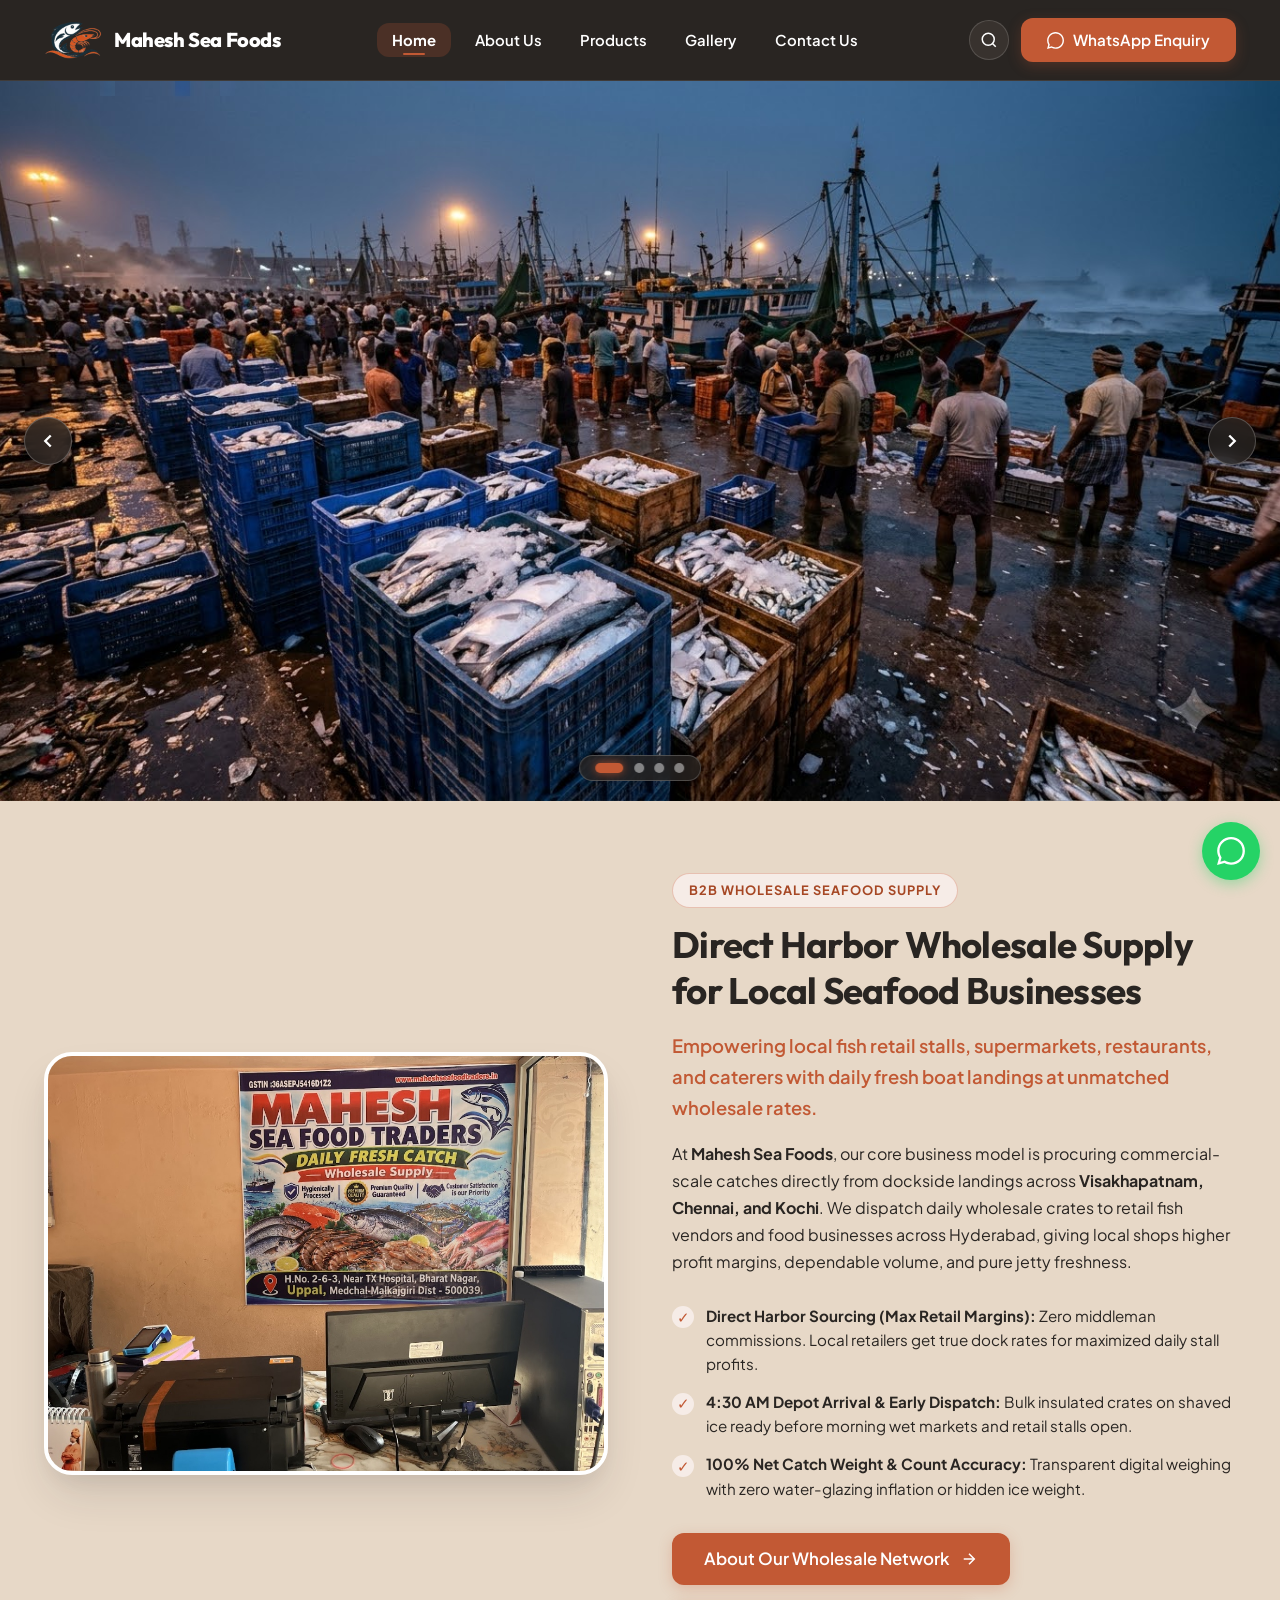
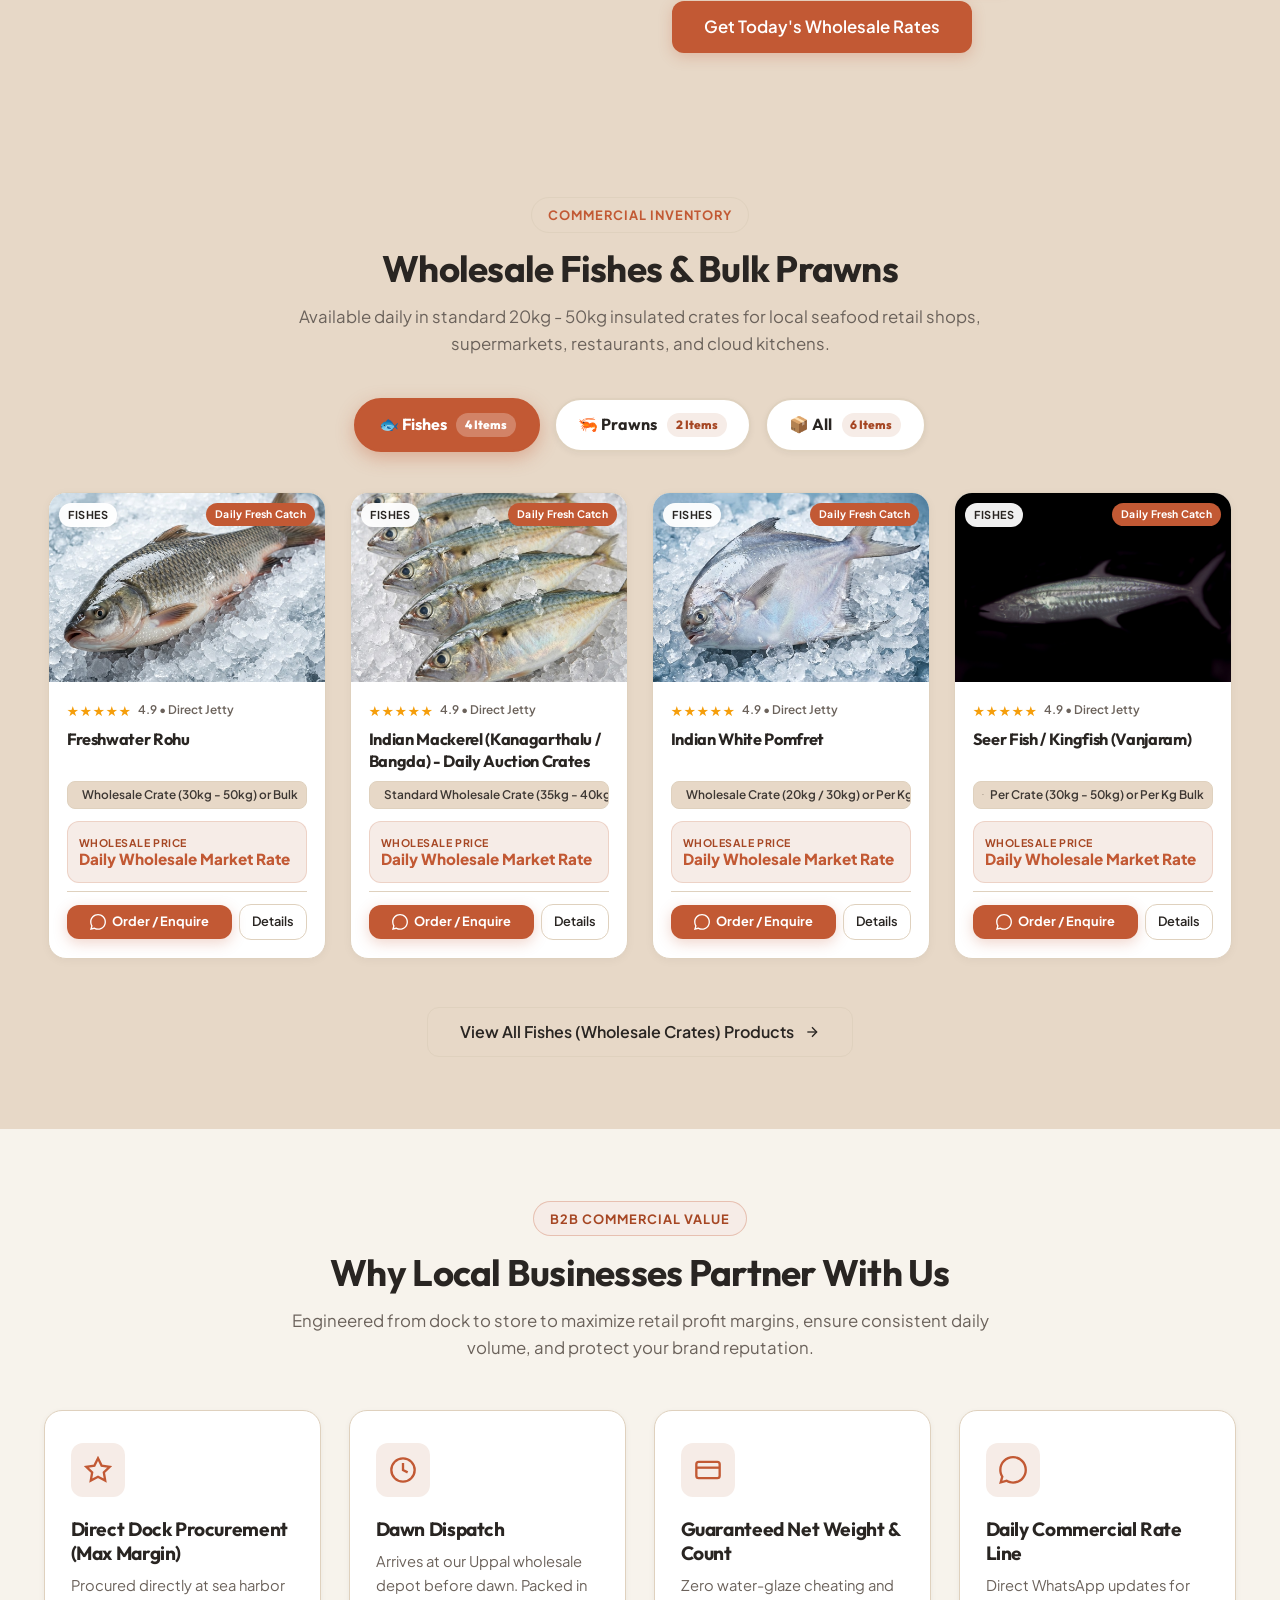
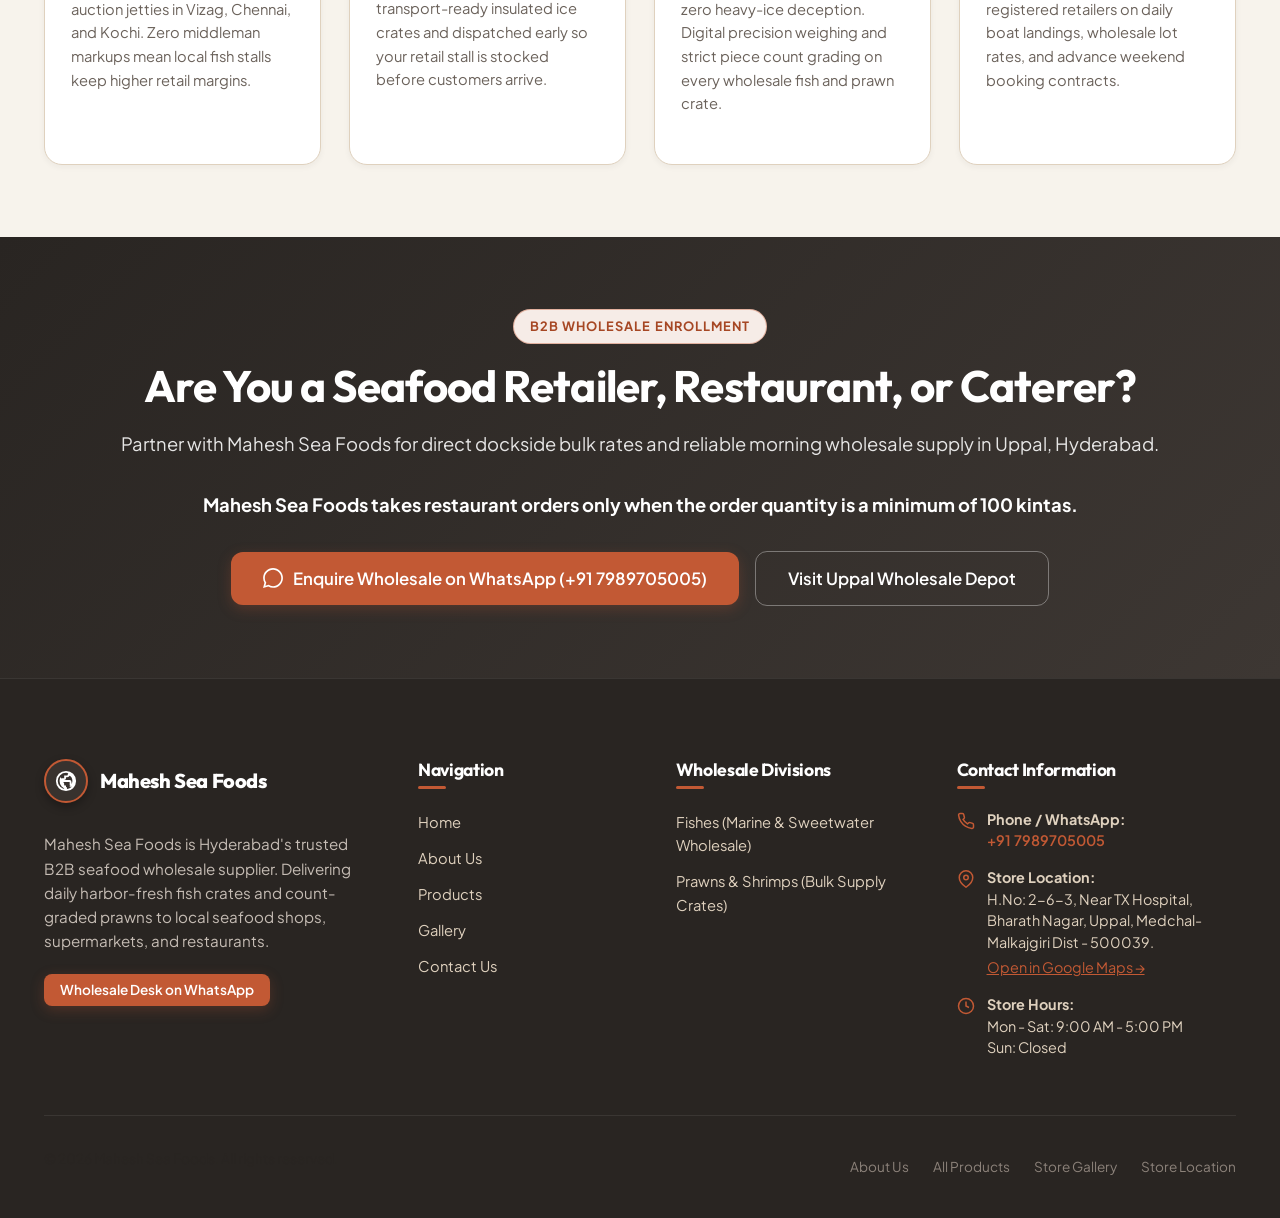
<file: index.html>
<!DOCTYPE html>
<html lang="en">

<head>
  <meta charset="UTF-8">
  <meta name="viewport" content="width=device-width, initial-scale=1.0">
  <title>Mahesh Sea Foods </title>
  <meta name="description"
    content="Mahesh Sea Foods - Direct harbor wholesale fish crates and bulk prawns on ice for local seafood businesses, retail stalls, supermarkets, restaurants and caterers across Hyderabad.">
  <link rel="icon" type="image/svg+xml" href="assets/images/icons/favicon.svg">
  
  <!-- Google Fonts: Outfit, Plus Jakarta Sans, Noto Sans Telugu -->
  <link rel="preconnect" href="https://fonts.googleapis.com">
  <link rel="preconnect" href="https://fonts.gstatic.com" crossorigin>
  <link href="https://fonts.googleapis.com/css2?family=Noto+Sans+Telugu:wght@400;500;600;700;800&family=Outfit:wght@400;500;600;700;800&family=Plus+Jakarta+Sans:ital,wght@0,400;0,500;0,600;0,700;0,800;1,400&display=swap" rel="stylesheet">
  
  <!-- Master Stylesheet -->
  <link rel="stylesheet" href="assets/css/style.css">
</head>

<body>

  <!-- SITE HEADER / NAVBAR -->
  <header class="site-header">
    <div class="container">
      <nav class="navbar" aria-label="Main Navigation">
        <!-- Brand Title: Mahesh Sea Foods -->
        <a href="index.html" class="brand-logo" aria-label="Mahesh Sea Foods Homepage">
          <div class="brand-emblem">
            <svg width="24" height="24" viewBox="0 0 24 24" fill="none" stroke="currentColor" stroke-width="2">
              <path
                d="M12 2C6.48 2 2 6.48 2 12s4.48 10 10 10 10-4.48 10-10S17.52 2 12 2zm1 17.93c-3.95-.49-7-3.85-7-7.93 0-.62.08-1.21.21-1.79L9 15v1c0 1.1.9 2 2 2v1.93zm6.9-2.54c-.26-.81-1-1.39-1.9-1.39h-1v-3c0-.55-.45-1-1-1H8v-2h2c.55 0 1-.45 1-1V7h2c1.1 0 2-.9 2-2v-.41c2.93 1.19 5 4.06 5 7.41 0 2.08-.8 3.97-2.1 5.39z" />
            </svg>
          </div>
          <div class="brand-text">
            <span class="brand-name">Mahesh Sea Foods</span>
          </div>
        </a>

        <!-- Desktop Navigation Links: strictly Home, About Us, Products, Gallery, Contact Us -->
        <ul class="nav-menu">
          <li><a href="index.html" class="nav-link active">Home</a></li>
          <li><a href="about.html" class="nav-link">About Us</a></li>
          <li><a href="products.html" class="nav-link">Products</a></li>
          <li><a href="gallery.html" class="nav-link">Gallery</a></li>
          <li><a href="contact.html" class="nav-link">Contact Us</a></li>
        </ul>

        <!-- Right Actions -->
        <div class="nav-actions">
          <button class="nav-search-btn js-open-search" aria-label="Search seafood products" title="Quick Search">
            <svg width="18" height="18" viewBox="0 0 24 24" fill="none" stroke="currentColor" stroke-width="2">
              <circle cx="11" cy="11" r="8" />
              <line x1="21" y1="21" x2="16.65" y2="16.65" />
            </svg>
          </button>

          <a href="#" class="btn btn-whatsapp nav-whatsapp-btn js-whatsapp-enquiry"
            data-message="Hello Mahesh Sea Foods, I would like to enquire about your today's fresh seafood availability and pricing.">
            <svg width="17" height="17" viewBox="0 0 24 24" fill="currentColor">
              <path
                d="M.057 24l1.687-6.163c-1.041-1.804-1.588-3.849-1.587-5.946.003-6.556 5.338-11.891 11.893-11.891 3.181.001 6.167 1.24 8.413 3.488 2.245 2.248 3.481 5.236 3.48 8.414-.003 6.557-5.338 11.892-11.893 11.892-1.99-.001-3.951-.5-5.688-1.448l-6.305 1.654zm6.597-3.807c1.676.995 3.276 1.591 5.392 1.592 5.448 0 9.886-4.434 9.889-9.885.002-5.462-4.415-9.89-9.881-9.892-5.452 0-9.887 4.434-9.889 9.884-.001 2.225.651 3.891 1.746 5.634l-.999 3.648 3.742-.981z" />
            </svg>
            <span>WhatsApp Enquiry</span>
          </a>

          <!-- Mobile Toggle Button -->
          <button class="mobile-nav-toggle" aria-label="Toggle mobile menu" aria-expanded="false">
            <span class="hamburger-line"></span>
            <span class="hamburger-line"></span>
            <span class="hamburger-line"></span>
          </button>
        </div>
      </nav>
    </div>
  </header>

  <!-- MOBILE NAVIGATION DRAWER -->
  <div class="mobile-nav-backdrop"></div>
  <aside class="mobile-nav-drawer" aria-label="Mobile Navigation">
    <button class="mobile-nav-close" type="button" aria-label="Close mobile menu" title="Close menu">
      <svg width="22" height="22" viewBox="0 0 24 24" fill="none" stroke="currentColor" stroke-width="2">
        <line x1="18" y1="6" x2="6" y2="18" />
        <line x1="6" y1="6" x2="18" y2="18" />
      </svg>
    </button>
    <div class="mobile-nav-list">
      <a href="index.html" class="mobile-nav-link active">Home</a>
      <a href="about.html" class="mobile-nav-link">About Us</a>
      <a href="products.html" class="mobile-nav-link">Products</a>
      <a href="gallery.html" class="mobile-nav-link">Gallery</a>
      <a href="contact.html" class="mobile-nav-link">Contact Us</a>
    </div>
    <div class="mobile-nav-cta">
      <button class="btn btn-outline js-open-search" style="width: 100%;">
        <svg width="16" height="16" viewBox="0 0 24 24" fill="none" stroke="currentColor" stroke-width="2">
          <circle cx="11" cy="11" r="8" />
          <line x1="21" y1="21" x2="16.65" y2="16.65" />
        </svg>
        Search Products
      </button>
      <a href="#" class="btn btn-whatsapp js-whatsapp-enquiry" style="width: 100%;">
        <svg width="16" height="16" viewBox="0 0 24 24" fill="currentColor">
          <path
            d="M.057 24l1.687-6.163c-1.041-1.804-1.588-3.849-1.587-5.946.003-6.556 5.338-11.891 11.893-11.891 3.181.001 6.167 1.24 8.413 3.488 2.245 2.248 3.481 5.236 3.48 8.414-.003 6.557-5.338 11.892-11.893 11.892-1.99-.001-3.951-.5-5.688-1.448l-6.305 1.654zm6.597-3.807c1.676.995 3.276 1.591 5.392 1.592 5.448 0 9.886-4.434 9.889-9.885.002-5.462-4.415-9.89-9.881-9.892-5.452 0-9.887 4.434-9.889 9.884-.001 2.225.651 3.891 1.746 5.634l-.999 3.648 3.742-.981z" />
        </svg>
        WhatsApp Enquiry
      </a>
    </div>
  </aside>

  <main>
    <!-- SECTION 1: 4-SLIDE B2B WHOLESALE HERO CAROUSEL (16:9 RATIO - ONLY IMAGES) -->
    <section class="hero-carousel-section" aria-label="B2B Seafood Wholesale Supply Carousel">
      <div class="carousel-container">
        <div class="carousel-viewport">
          <div class="carousel-track">

            <!-- SLIDE 1: WHOLESALE HARBOR CRATES ON ICE -->
            <div class="carousel-slide active" data-index="0">
              <div class="slide-bg-media">
                <img src="assets/images/hero/banner-wholesale-crates.jpg" alt="Wholesale Seafood Crates on Ice - Daily Harbor Landings for Local Fish Businesses" loading="eager">
              </div>
            </div>

            <!-- SLIDE 2: MORNING WHOLESALE DISPATCH TO LOCAL SHOPS -->
            <div class="carousel-slide" data-index="1">
              <div class="slide-bg-media">
                <img src="assets/images/hero/banner-wholesale-dispatch.jpg" alt="Morning Wholesale Seafood Dispatch Depot - Supplying Local Fish Stalls & Retail Markets" loading="lazy">
              </div>
            </div>

            <!-- SLIDE 3: BULK COUNT-GRADED PRAWNS WHOLESALE CRATES -->
            <div class="carousel-slide" data-index="2">
              <div class="slide-bg-media">
                <img src="assets/images/hero/banner-wholesale-prawns.jpg" alt="Commercial Bulk Prawns Wholesale Crates - Count Graded Black Tiger & Vannamei Prawns" loading="lazy">
              </div>
            </div>

            <!-- SLIDE 4: B2B SEAFOOD WHOLESALE PARTNERSHIP -->
            <div class="carousel-slide" data-index="3">
              <div class="slide-bg-media">
                <img src="assets/images/hero/banner-wholesale-partnership.jpg" alt="B2B Seafood Wholesale Partnership - Trusted Bulk Supply for Retailers, Restaurants & Caterers" loading="lazy">
              </div>
            </div>

          </div>

          <!-- Carousel Controls -->
          <button class="carousel-arrow carousel-prev" aria-label="Previous Slide">
            <svg width="22" height="22" viewBox="0 0 24 24" fill="none" stroke="currentColor" stroke-width="2.5">
              <polyline points="15 18 9 12 15 6"></polyline>
            </svg>
          </button>
          <button class="carousel-arrow carousel-next" aria-label="Next Slide">
            <svg width="22" height="22" viewBox="0 0 24 24" fill="none" stroke="currentColor" stroke-width="2.5">
              <polyline points="9 18 15 12 9 6"></polyline>
            </svg>
          </button>

          <!-- Carousel Indicators / Dots -->
          <div class="carousel-indicators" role="tablist">
            <button class="carousel-dot active" data-slide="0" aria-label="Slide 1: Harbor Wholesale Crates" role="tab" aria-selected="true"></button>
            <button class="carousel-dot" data-slide="1" aria-label="Slide 2: Retail Market Dispatch" role="tab" aria-selected="false"></button>
            <button class="carousel-dot" data-slide="2" aria-label="Slide 3: Bulk Graded Prawns" role="tab" aria-selected="false"></button>
            <button class="carousel-dot" data-slide="3" aria-label="Slide 4: B2B Business Partnership" role="tab" aria-selected="false"></button>
          </div>
        </div>
      </div>
    </section>

    <!-- SECTION 2: ABOUT US SECTION (B2B Wholesale Positioning for Local Businesses) -->
    <section class="split-section alt-bg" id="about-us-section" style="padding: 4.5rem 0;">
      <div class="container">
        <div class="split-grid">
          <!-- Left Column: Image -->
          <div class="split-media">
            <div class="split-media-card" style="box-shadow: var(--shadow-xl); border: 4px solid #FFFFFF; border-radius: var(--radius-xl); overflow: hidden;">
              <img src="assets/images/gallery/store-counter-banner.jpg"
                alt="Mahesh Sea Foods - Daily Fresh Catch Wholesale Supply Depot in Uppal" loading="lazy">
            </div>
          </div>

          <!-- Right Column: Promotion of Mahesh Sea Foods Wholesale Business -->
          <div class="split-content">
            <span class="section-badge section-badge-coral">B2B Wholesale Seafood Supply</span>
            <h2 style="font-size: 2.3rem; margin-bottom: 1rem; color: var(--color-primary);">
              Direct Harbor Wholesale Supply for <span>Local Seafood Businesses</span>
            </h2>
            <p class="lead" style="font-size: 1.15rem; color: var(--color-terracotta); font-weight: 600; margin-bottom: 1rem;">
              Empowering local fish retail stalls, supermarkets, restaurants, and caterers with daily fresh boat landings at unmatched wholesale rates.
            </p>
            <p style="margin-bottom: 1.25rem; line-height: 1.7; color: var(--color-text);">
              At <strong>Mahesh Sea Foods</strong>, our core business model is procuring commercial-scale catches directly from dockside landings across <strong>Visakhapatnam, Chennai, and Kochi</strong>. We dispatch daily wholesale crates to retail fish vendors and food businesses across Hyderabad, giving local shops higher profit margins, dependable volume, and pure jetty freshness.
            </p>
            
            <div class="checklist" style="margin-bottom: 2rem;">
              <div class="checklist-item">
                <span class="check-icon" style="background-color: var(--color-terracotta-soft); color: var(--color-terracotta);">✓</span>
                <span><strong>Direct Harbor Sourcing (Max Retail Margins):</strong> Zero middleman commissions. Local retailers get true dock rates for maximized daily stall profits.</span>
              </div>
              <div class="checklist-item">
                <span class="check-icon" style="background-color: var(--color-terracotta-soft); color: var(--color-terracotta);">✓</span>
                <span><strong>4:30 AM Depot Arrival &amp; Early Dispatch:</strong> Bulk insulated crates on shaved ice ready before morning wet markets and retail stalls open.</span>
              </div>
              <div class="checklist-item">
                <span class="check-icon" style="background-color: var(--color-terracotta-soft); color: var(--color-terracotta);">✓</span>
                <span><strong>100% Net Catch Weight &amp; Count Accuracy:</strong> Transparent digital weighing with zero water-glazing inflation or hidden ice weight.</span>
              </div>
            </div>

            <div style="display: flex; gap: 1rem; flex-wrap: wrap; align-items: center;">
              <a href="about.html" class="btn btn-lg btn-primary">
                About Our Wholesale Network
                <svg width="18" height="18" viewBox="0 0 24 24" fill="none" stroke="currentColor" stroke-width="2">
                  <line x1="5" y1="12" x2="19" y2="12" />
                  <polyline points="12 5 19 12 12 19" />
                </svg>
              </a>
              <a href="https://wa.me/917989705005?text=Hello%20Mahesh%20Sea%20Foods%2C%20I%20run%20a%20local%20seafood%20business%20and%20want%20to%20enquire%20about%20daily%20wholesale%20rates%20for%20fish%20and%20prawns." 
                 target="_blank" rel="noopener noreferrer" 
                 class="btn btn-lg btn-whatsapp">
                Get Today's Wholesale Rates
              </a>
            </div>
          </div>
        </div>
      </div>
    </section>

    <!-- SECTION 3: OUR SEAFOOD CATEGORY & PRODUCTS (Strictly Fishes & Prawns) -->
    <section class="products-section" id="products-section" style="padding: 4.5rem 0;">
      <div class="container">
        <div class="section-header text-center" style="max-width: 760px; margin: 0 auto 2.5rem auto;">
          <span class="section-badge">Commercial Inventory</span>
          <h2 style="font-size: clamp(1.6rem, 4vw, 2.3rem); color: var(--color-primary);">Wholesale Fishes &amp; Bulk Prawns</h2>
          <p style="font-size: 1.05rem; color: var(--color-text-muted);">
            Available daily in standard 20kg - 50kg insulated crates for local seafood retail shops, supermarkets, restaurants, and cloud kitchens.
          </p>
        </div>

        <!-- CATEGORY BUTTONS IN BUTTON FORMAT (Strictly Fishes & Prawns) -->
        <div class="category-buttons-bar" style="display: flex; justify-content: center; align-items: center; width: 100%; margin: 2rem auto 2.5rem auto;">
          <button class="cat-btn-pill active" data-category="fishes" title="View Wholesale Fishes">
            <span>🐟 Fishes</span>
            <span class="cat-pill-count">4 Items</span>
          </button>
          <button class="cat-btn-pill" data-category="prawns" title="View Bulk Prawns">
            <span>🦐 Prawns</span>
            <span class="cat-pill-count">2 Items</span>
          </button>
          <button class="cat-btn-pill" data-category="all" title="View All Wholesale Seafood">
            <span>📦 All </span>
            <span class="cat-pill-count">6 Items</span>
          </button>
        </div>

        <!-- PRODUCTS GRID (Populated Dynamically with 4 Items per category via JS) -->
        <div class="product-grid" id="homeCategoryProductsGrid">
          <!-- Fallback initial rendering for Fishes (rendered immediately if JS takes a beat) -->
        </div>

        <!-- View All in Category Direct Button Link -->
        <div style="text-align: center; margin-top: 3rem;">
          <a href="products.html?category=fishes" id="viewCategoryProductsBtn" class="btn btn-lg btn-outline" style="padding: 0.85rem 2rem; font-size: 1rem;">
            View All Fishes Products
            <svg width="18" height="18" viewBox="0 0 24 24" fill="none" stroke="currentColor" stroke-width="2">
              <line x1="5" y1="12" x2="19" y2="12" />
              <polyline points="12 5 19 12 12 19" />
            </svg>
          </a>
        </div>
      </div>
    </section>

    <!-- SECTION 4: WHY CHOOSE US (B2B Wholesale Advantages for Local Retailers) -->
    <section class="why-us-section alt-bg" style="padding: 4.5rem 0;">
      <div class="container">
        <div class="section-header text-center" style="max-width: 760px; margin: 0 auto 3rem auto;">
          <span class="section-badge section-badge-coral">B2B Commercial Value</span>
          <h2 style="font-size: clamp(1.6rem, 4vw, 2.3rem); color: var(--color-primary);">Why Local Businesses Partner With Us</h2>
          <p style="font-size: 1.05rem; color: var(--color-text-muted);">
            Engineered from dock to store to maximize retail profit margins, ensure consistent daily volume, and protect your brand reputation.
          </p>
        </div>

        <div class="features-grid">
          <!-- Card 1 -->
          <div class="feature-box">
            <div class="feature-box-icon">
              <svg width="28" height="28" viewBox="0 0 24 24" fill="none" stroke="currentColor" stroke-width="2">
                <path d="M12 2l3.09 6.26L22 9.27l-5 4.87 1.18 6.88L12 17.77l-6.18 3.25L7 14.14 2 9.27l6.91-1.01L12 2z" />
              </svg>
            </div>
            <h4>Direct Dock Procurement (Max Margin)</h4>
            <p>
              Procured directly at sea harbor auction jetties in Vizag, Chennai, and Kochi. Zero middleman markups mean local fish stalls keep higher retail margins.
            </p>
          </div>

          <!-- Card 2 -->
          <div class="feature-box accent-coral">
            <div class="feature-box-icon">
              <svg width="28" height="28" viewBox="0 0 24 24" fill="none" stroke="currentColor" stroke-width="2">
                <circle cx="12" cy="12" r="10" />
                <path d="M12 6v6l4 2" />
              </svg>
            </div>
            <h4>Dawn Dispatch</h4>
            <p>
              Arrives at our Uppal wholesale depot before dawn. Packed in transport-ready insulated ice crates and dispatched early so your retail stall is stocked before customers arrive.
            </p>
          </div>

          <!-- Card 3 -->
          <div class="feature-box">
            <div class="feature-box-icon">
              <svg width="28" height="28" viewBox="0 0 24 24" fill="none" stroke="currentColor" stroke-width="2">
                <rect x="2" y="5" width="20" height="14" rx="2" />
                <line x1="2" y1="10" x2="22" y2="10" />
              </svg>
            </div>
            <h4>Guaranteed Net Weight &amp; Count</h4>
            <p>
              Zero water-glaze cheating and zero heavy-ice deception. Digital precision weighing and strict piece count grading on every wholesale fish and prawn crate.
            </p>
          </div>

          <!-- Card 4 -->
          <div class="feature-box">
            <div class="feature-box-icon">
              <svg width="28" height="28" viewBox="0 0 24 24" fill="currentColor">
                <path d="M.057 24l1.687-6.163c-1.041-1.804-1.588-3.849-1.587-5.946.003-6.556 5.338-11.891 11.893-11.891 3.181.001 6.167 1.24 8.413 3.488 2.245 2.248 3.481 5.236 3.48 8.414-.003 6.557-5.338 11.892-11.893 11.892-1.99-.001-3.951-.5-5.688-1.448l-6.305 1.654zm6.597-3.807c1.676.995 3.276 1.591 5.392 1.592 5.448 0 9.886-4.434 9.889-9.885.002-5.462-4.415-9.89-9.881-9.892-5.452 0-9.887 4.434-9.889 9.884-.001 2.225.651 3.891 1.746 5.634l-.999 3.648 3.742-.981z"/>
              </svg>
            </div>
            <h4>Daily Commercial Rate Line</h4>
            <p>
              Direct WhatsApp updates for registered retailers on daily boat landings, wholesale lot rates, and advance weekend booking contracts.
            </p>
          </div>
        </div>
      </div>
    </section>

    <!-- SECTION 5: B2B WHOLESALE ACTION BANNER -->
    <section class="cta-banner-section" style="background: linear-gradient(135deg, var(--color-charcoal) 0%, #3D3733 100%);">
      <div class="container">
        <div class="cta-banner-inner">
          <span class="section-badge"
            style="background: var(--color-terracotta-soft); color: var(--color-terracotta-dark); border-color: rgba(194, 89, 52, 0.4);">
            B2B Wholesale Enrollment
          </span>
          <h2>Are You a Seafood Retailer, Restaurant, or Caterer?</h2>
          <p>
            Partner with Mahesh Sea Foods for direct dockside bulk rates and reliable morning wholesale supply in Uppal, Hyderabad.
          </p>
          <p style="font-weight: 700; color: #FFFFFF;">
            Mahesh Sea Foods takes restaurant orders only when the order quantity is a minimum of 100 kintas.
          </p>
          <div class="cta-banner-actions">
            <a href="https://wa.me/917989705005?text=Hello%20Mahesh%20Sea%20Foods%2C%20I%20run%20a%20local%20business%20and%20want%20to%20receive%20daily%20wholesale%20rates%20for%20fish%20and%20prawns." 
               target="_blank" rel="noopener noreferrer"
               class="btn btn-lg btn-whatsapp">
              <svg width="20" height="20" viewBox="0 0 24 24" fill="currentColor">
                <path
                  d="M.057 24l1.687-6.163c-1.041-1.804-1.588-3.849-1.587-5.946.003-6.556 5.338-11.891 11.893-11.891 3.181.001 6.167 1.24 8.413 3.488 2.245 2.248 3.481 5.236 3.48 8.414-.003 6.557-5.338 11.892-11.893 11.892-1.99-.001-3.951-.5-5.688-1.448l-6.305 1.654zm6.597-3.807c1.676.995 3.276 1.591 5.392 1.592 5.448 0 9.886-4.434 9.889-9.885.002-5.462-4.415-9.89-9.881-9.892-5.452 0-9.887 4.434-9.889 9.884-.001 2.225.651 3.891 1.746 5.634l-.999 3.648 3.742-.981z" />
              </svg>
              Enquire Wholesale on WhatsApp (+91 7989705005)
            </a>
            <a href="contact.html" class="btn btn-lg btn-outline-white">
              Visit Uppal Wholesale Depot
            </a>
          </div>
        </div>
      </div>
    </section>
  </main>

  <!-- COMMON FOOTER (Nav Links, Contact Info, Map Links) -->
  <footer class="site-footer">
    <div class="container">
      <div class="footer-top">
        <!-- Col 1: Brand Info -->
        <div class="footer-col footer-about">
          <a href="index.html" class="brand-logo" style="margin-bottom: 0.85rem;">
            <div class="brand-emblem">
              <svg width="22" height="22" viewBox="0 0 24 24" fill="none" stroke="currentColor" stroke-width="2">
                <path
                  d="M12 2C6.48 2 2 6.48 2 12s4.48 10 10 10 10-4.48 10-10S17.52 2 12 2zm1 17.93c-3.95-.49-7-3.85-7-7.93 0-.62.08-1.21.21-1.79L9 15v1c0 1.1.9 2 2 2v1.93zm6.9-2.54c-.26-.81-1-1.39-1.9-1.39h-1v-3c0-.55-.45-1-1-1H8v-2h2c.55 0 1-.45 1-1V7h2c1.1 0 2-.9 2-2v-.41c2.93 1.19 5 4.06 5 7.41 0 2.08-.8 3.97-2.1 5.39z" />
              </svg>
            </div>
            <div class="brand-text">
              <span class="brand-name" style="color: #FFFFFF;">Mahesh Sea Foods</span>
            </div>
          </a>
          <p style="color: #C5BCB4; font-size: 0.95rem; line-height: 1.6; margin-bottom: 1.25rem;">
            Mahesh Sea Foods is Hyderabad's trusted B2B seafood wholesale supplier. Delivering daily harbor-fresh fish crates and count-graded prawns to local seafood shops, supermarkets, and restaurants.
          </p>
          <a href="#" class="btn btn-sm btn-whatsapp js-whatsapp-enquiry"
            data-message="Hello Mahesh Sea Foods, I am a local business owner looking for daily wholesale rates.">
            Wholesale Desk on WhatsApp
          </a>
        </div>

        <!-- Col 2: Navigation Links (Home, About Us, Products, Gallery, Contact Us) -->
        <div class="footer-col">
          <h4>Navigation</h4>
          <ul class="footer-nav-list">
            <li><a href="index.html" class="footer-nav-link">Home</a></li>
            <li><a href="about.html" class="footer-nav-link">About Us</a></li>
            <li><a href="products.html" class="footer-nav-link">Products</a></li>
            <li><a href="gallery.html" class="footer-nav-link">Gallery</a></li>
            <li><a href="contact.html" class="footer-nav-link">Contact Us</a></li>
          </ul>
        </div>

        <!-- Col 3: Seafood Categories (Strictly Fishes and Prawns) -->
        <div class="footer-col">
          <h4>Wholesale Divisions</h4>
          <ul class="footer-nav-list">
            <li><a href="products.html?category=fishes" class="footer-nav-link">Fishes (Marine &amp; Sweetwater Wholesale)</a></li>
            <li><a href="products.html?category=prawns" class="footer-nav-link">Prawns &amp; Shrimps (Bulk Supply Crates)</a></li>
          </ul>
        </div>

        <!-- Col 4: Contact Information & Google Maps -->
        <div class="footer-col">
          <h4>Contact Information</h4>
          <div class="footer-contact-list">
            <div class="footer-contact-item">
              <svg class="footer-contact-icon" width="18" height="18" viewBox="0 0 24 24" fill="none"
                stroke="currentColor" stroke-width="2">
                <path
                  d="M22 16.92v3a2 2 0 0 1-2.18 2 19.79 19.79 0 0 1-8.63-3.07 19.5 19.5 0 0 1-6-6 19.79 19.79 0 0 1-3.07-8.67A2 2 0 0 1 4.11 2h3a2 2 0 0 1 2 1.72 12.84 12.84 0 0 0 .7 2.81 2 2 0 0 1-.45 2.11L8.09 9.91a16 16 0 0 0 6 6l1.27-1.27a2 2 0 0 1 2.11-.45 12.84 12.84 0 0 0 2.81.7A2 2 0 0 1 22 16.92z" />
              </svg>
              <span><strong>Phone / WhatsApp:</strong><br><a href="tel:+917989705005" style="color: var(--color-terracotta); font-weight: 600;">+91 7989705005</a></span>
            </div>
            <div class="footer-contact-item">
              <svg class="footer-contact-icon" width="18" height="18" viewBox="0 0 24 24" fill="none"
                stroke="currentColor" stroke-width="2">
                <path d="M21 10c0 7-9 13-9 13s-9-6-9-13a9 9 0 0 1 18 0z" />
                <circle cx="12" cy="10" r="3" />
              </svg>
              <span>
                <strong>Store Location:</strong><br>
                H.No: 2-6-3, Near TX Hospital, Bharath Nagar, Uppal, Medchal-Malkajgiri Dist - 500039.<br>
                <a href="https://www.google.com/maps/@17.4033005,78.5672319,506a,75y,96.71h,93.23t/data=!3m7!1e1!3m5!1s5Gp9gZqdXUy1JmThrEjObg!2e0!6shttps:%2F%2Fstreetviewpixels-pa.clients6.google.com%2Fv1%2Fthumbnail%3Fcb_client%3Dmaps_sv.tactile%26w%3D900%26h%3D600%26pitch%3D-3.230000000000004%26panoid%3D5Gp9gZqdXUy1JmThrEjObg%26yaw%3D96.71!7i16384!8i8192?entry=ttu&amp;g_ep=EgoyMDI2MTEyMi4wIKXMDSoASAFQAw%3D%3D" target="_blank" rel="noopener noreferrer" style="color: var(--color-terracotta); text-decoration: underline; display: inline-flex; align-items: center; gap: 0.3rem; margin-top: 0.25rem;">
                  Open in Google Maps &rarr;
                </a>
              </span>
            </div>
            <div class="footer-contact-item">
              <svg class="footer-contact-icon" width="18" height="18" viewBox="0 0 24 24" fill="none"
                stroke="currentColor" stroke-width="2">
                <circle cx="12" cy="12" r="10"/>
                <polyline points="12 6 12 12 16 14"/>
              </svg>
              <span><strong>Store Hours:</strong><br>Mon - Sat: 9:00 AM - 5:00 PM<br>Sun: Closed</span>
            </div>
          </div>
        </div>
      </div>

      <!-- Bottom Bar -->
      <div class="footer-bottom">
        <p>&copy; 2026 Mahesh Sea Foods. All rights reserved.</p>
        <div class="footer-legal-links">
          <a href="about.html">About Us</a>
          <a href="products.html">All Products</a>
          <a href="gallery.html">Store Gallery</a>
          <a href="contact.html">Store Location</a>
        </div>
      </div>
    </div>
  </footer>

  <!-- QUICK SEARCH MODAL -->
  <div class="search-modal-backdrop" role="dialog" aria-modal="true" aria-label="Search Catalog">
    <div class="search-modal">
      <div class="search-modal-header">
        <svg width="20" height="20" viewBox="0 0 24 24" fill="none" stroke="currentColor" stroke-width="2">
          <circle cx="11" cy="11" r="8" />
          <line x1="21" y1="21" x2="16.65" y2="16.65" />
        </svg>
        <input type="text" class="search-modal-input" placeholder="Search by fish name, category, or cut..."
          aria-label="Search seafood">
        <button class="search-modal-close" aria-label="Close search modal">&times;</button>
      </div>
      <div class="search-modal-results">
        <!-- Rendered via JS -->
      </div>
    </div>
  </div>

  <!-- FLOATING WHATSAPP CHAT BUTTON -->
  <a href="#" class="home-floating-whatsapp js-whatsapp-enquiry"
    data-message="Hello Mahesh Sea Foods, I would like to enquire about today's fresh seafood availability."
    aria-label="Chat with Mahesh Sea Foods on WhatsApp" title="Chat on WhatsApp">
    <svg width="28" height="28" viewBox="0 0 24 24" fill="currentColor" aria-hidden="true">
      <path d="M.057 24l1.687-6.163c-1.041-1.804-1.588-3.849-1.587-5.946.003-6.556 5.338-11.891 11.893-11.891 3.181.001 6.167 1.24 8.413 3.488 2.245 2.248 3.481 5.236 3.48 8.414-.003 6.557-5.338 11.892-11.893 11.892-1.99-.001-3.951-.5-5.688-1.448l-6.305 1.654zm6.597-3.807c1.676.995 3.276 1.591 5.392 1.592 5.448 0 9.886-4.434 9.889-9.885.002-5.462-4.415-9.89-9.881-9.892-5.452 0-9.887 4.434-9.889 9.884-.001 2.225.651 3.891 1.746 5.634l-.999 3.648 3.742-.981z"/>
    </svg>
  </a>

  <!-- BACK TO TOP BUTTON -->
  <button class="back-to-top home-back-to-top" aria-label="Back to top of page" title="Back to top">
    <svg width="20" height="20" viewBox="0 0 24 24" fill="none" stroke="currentColor" stroke-width="2.5">
      <line x1="12" y1="19" x2="12" y2="5" />
      <polyline points="5 12 12 5 19 12" />
    </svg>
  </button>

  <!-- Scripts -->
  <script src="assets/js/products.js"></script>
  <script src="assets/js/main.js"></script>
</body>

</html>
</file>
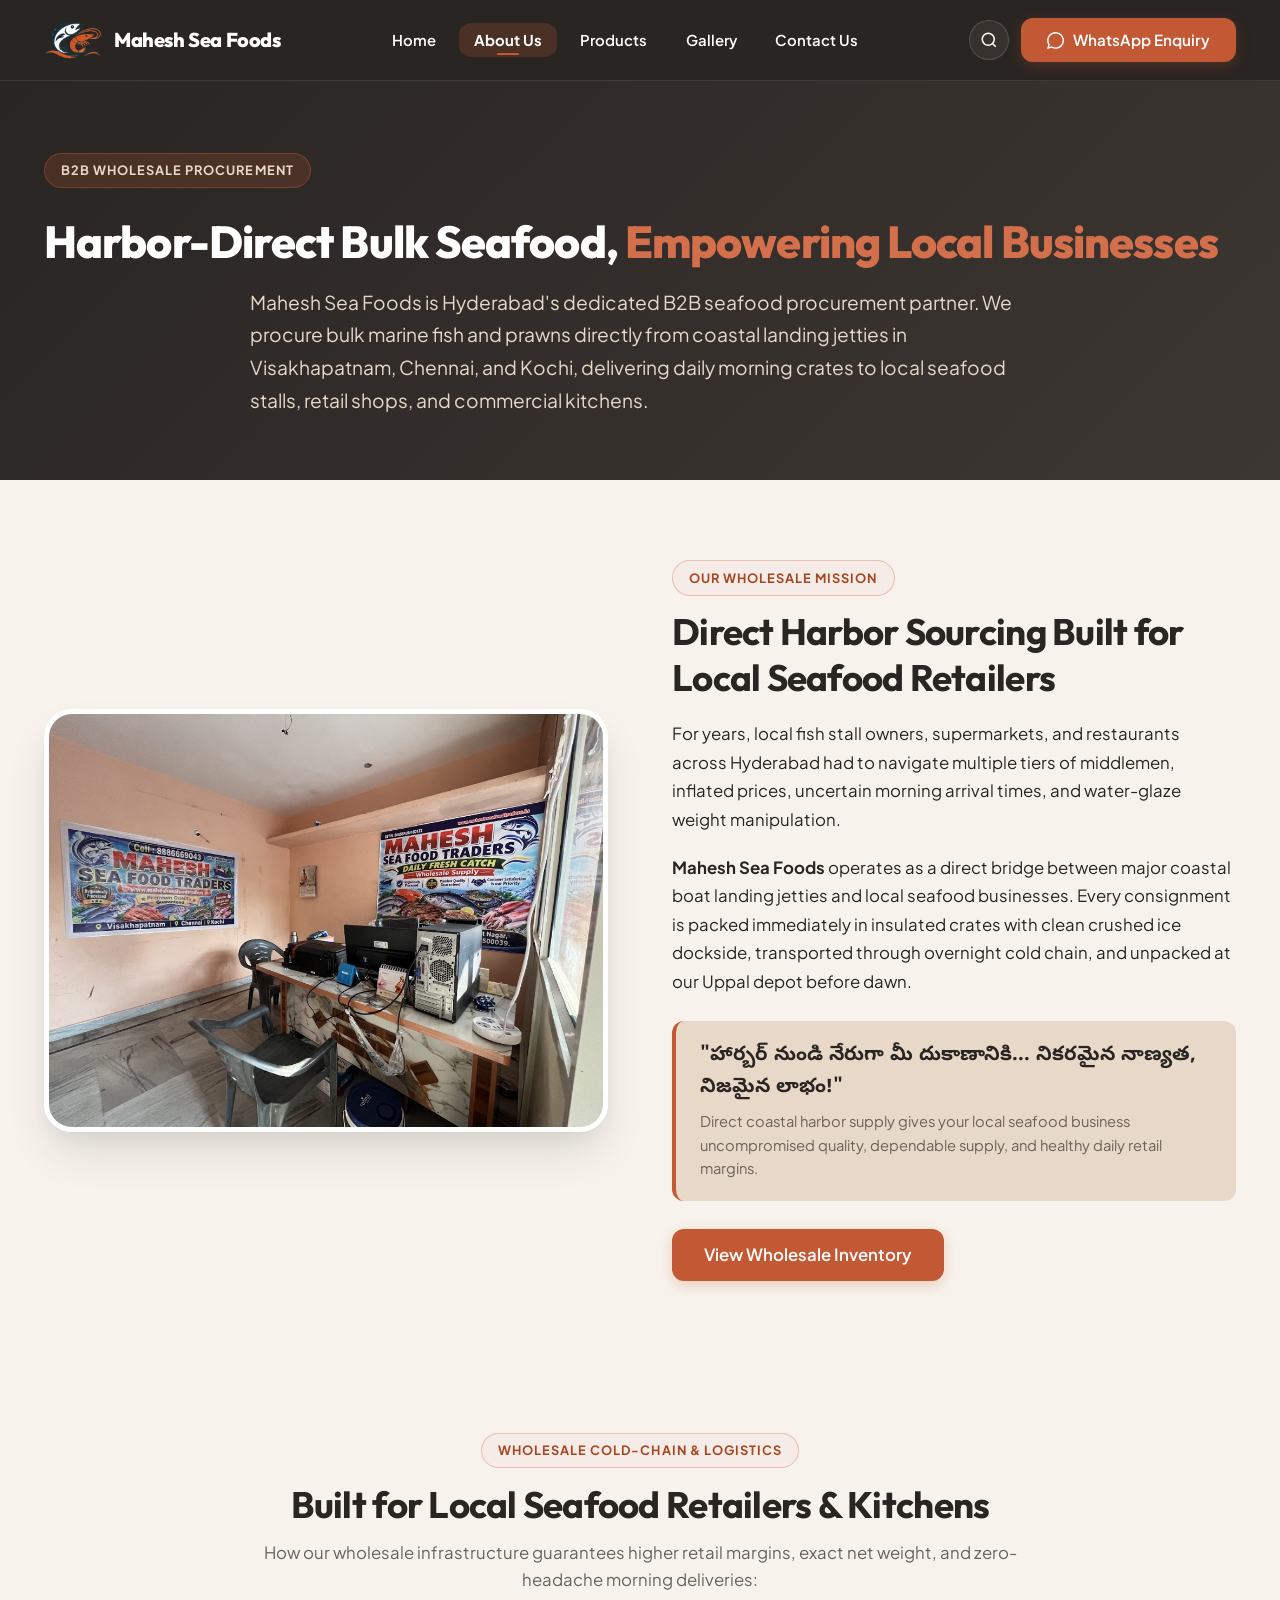
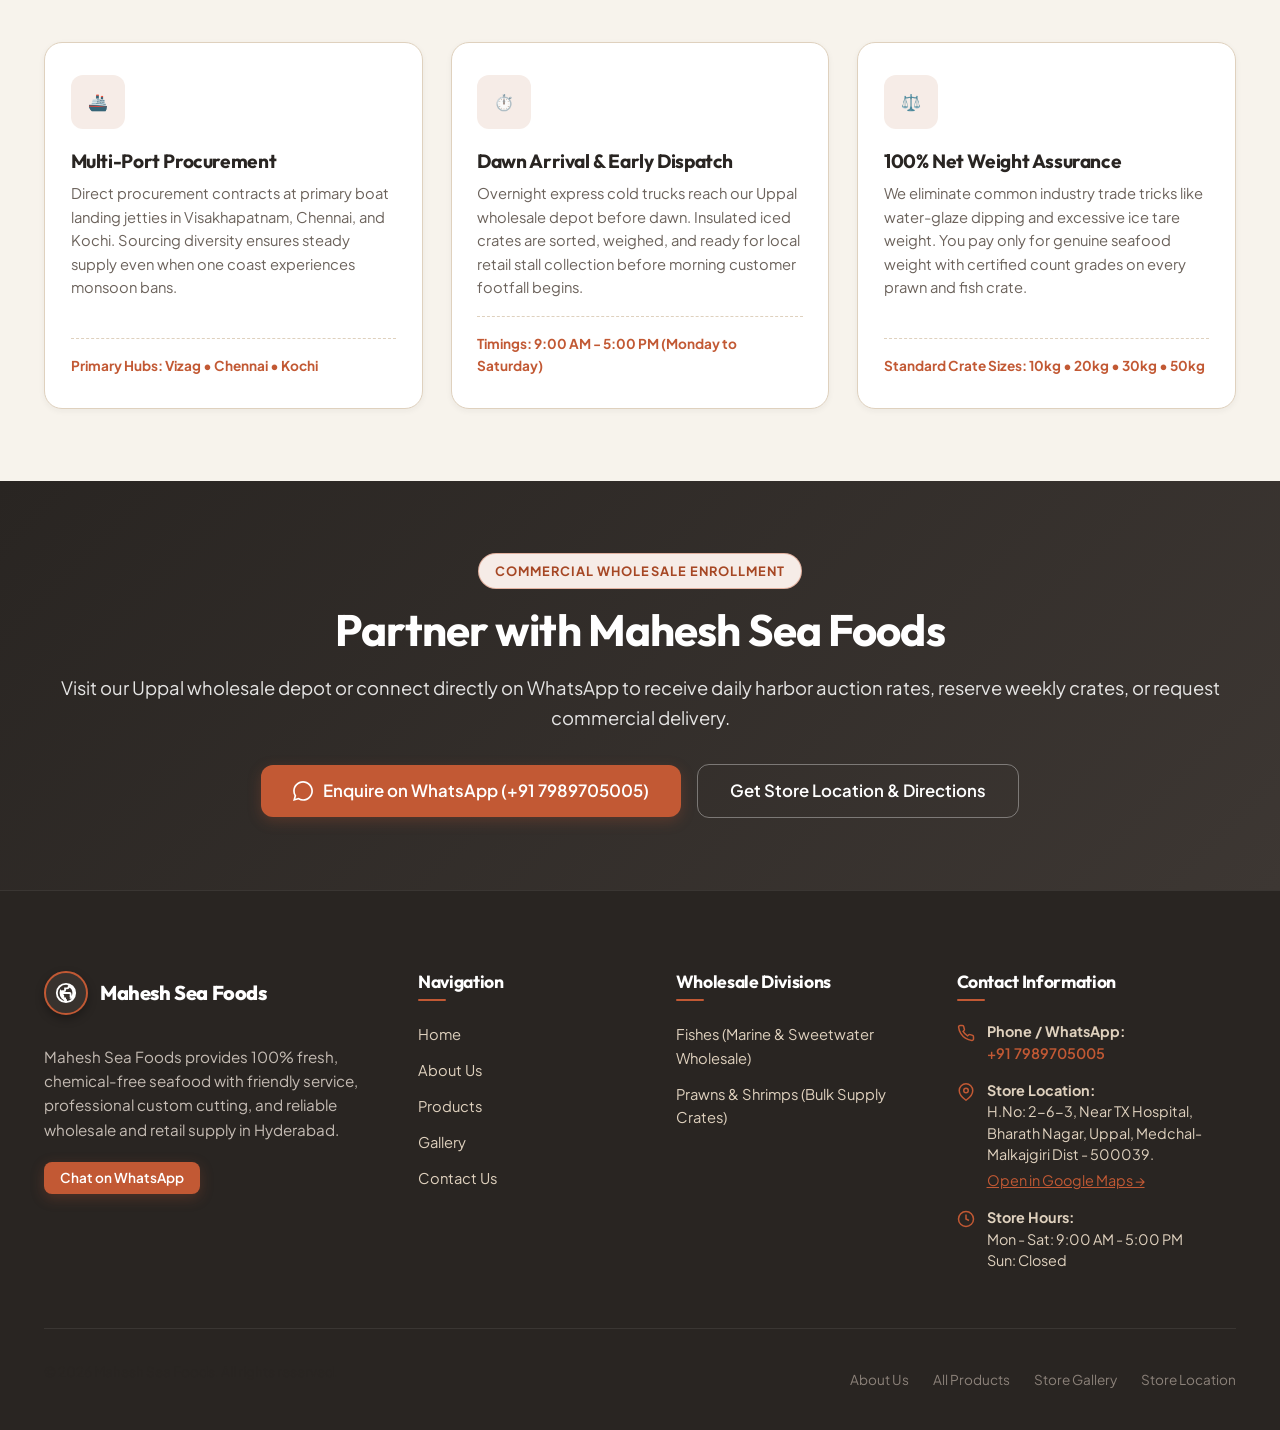
<file: about.html>
<!DOCTYPE html>
<html lang="en">

<head>
  <meta charset="UTF-8">
  <meta name="viewport" content="width=device-width, initial-scale=1.0">
  <title>About Us | Mahesh Sea Foods - Pure Catch, Healthy Families</title>
  <meta name="description"
    content="Discover the story of Mahesh Sea Foods. Bringing 100% chemical-free, harbor-fresh seafood with custom hygienic cutting and fair pricing to families in Uppal, Hyderabad.">
  <link rel="icon" type="image/svg+xml" href="assets/images/icons/favicon.svg">

  <!-- Google Fonts: Outfit, Plus Jakarta Sans, Noto Sans Telugu -->
  <link rel="preconnect" href="https://fonts.googleapis.com">
  <link rel="preconnect" href="https://fonts.gstatic.com" crossorigin>
  <link href="https://fonts.googleapis.com/css2?family=Noto+Sans+Telugu:wght@400;500;600;700;800&family=Outfit:wght@400;500;600;700;800&family=Plus+Jakarta+Sans:ital,wght@0,400;0,500;0,600;0,700;0,800;1,400&display=swap" rel="stylesheet">

  <link rel="stylesheet" href="assets/css/style.css">
</head>

<body>

  <!-- SITE HEADER / NAVBAR -->
  <header class="site-header">
    <div class="container">
      <nav class="navbar" aria-label="Main Navigation">
        <!-- Brand Title: Mahesh Sea Foods -->
        <a href="index.html" class="brand-logo" aria-label="Mahesh Sea Foods Homepage">
          <div class="brand-emblem">
            <svg width="24" height="24" viewBox="0 0 24 24" fill="none" stroke="currentColor" stroke-width="2">
              <path
                d="M12 2C6.48 2 2 6.48 2 12s4.48 10 10 10 10-4.48 10-10S17.52 2 12 2zm1 17.93c-3.95-.49-7-3.85-7-7.93 0-.62.08-1.21.21-1.79L9 15v1c0 1.1.9 2 2 2v1.93zm6.9-2.54c-.26-.81-1-1.39-1.9-1.39h-1v-3c0-.55-.45-1-1-1H8v-2h2c.55 0 1-.45 1-1V7h2c1.1 0 2-.9 2-2v-.41c2.93 1.19 5 4.06 5 7.41 0 2.08-.8 3.97-2.1 5.39z" />
            </svg>
          </div>
          <div class="brand-text">
            <span class="brand-name">Mahesh Sea Foods</span>
          </div>
        </a>

        <!-- Desktop Navigation Links: strictly Home, About Us, Products, Gallery, Contact Us -->
        <ul class="nav-menu">
          <li><a href="index.html" class="nav-link">Home</a></li>
          <li><a href="about.html" class="nav-link active">About Us</a></li>
          <li><a href="products.html" class="nav-link">Products</a></li>
          <li><a href="gallery.html" class="nav-link">Gallery</a></li>
          <li><a href="contact.html" class="nav-link">Contact Us</a></li>
        </ul>

        <!-- Right Actions -->
        <div class="nav-actions">
          <button class="nav-search-btn js-open-search" aria-label="Search seafood products" title="Quick Search">
            <svg width="18" height="18" viewBox="0 0 24 24" fill="none" stroke="currentColor" stroke-width="2">
              <circle cx="11" cy="11" r="8" />
              <line x1="21" y1="21" x2="16.65" y2="16.65" />
            </svg>
          </button>

          <a href="#" class="btn btn-whatsapp nav-whatsapp-btn js-whatsapp-enquiry"
            data-message="Hello Mahesh Sea Foods, I am reading about your business and would like to know more about your seafood supply.">
            <svg width="17" height="17" viewBox="0 0 24 24" fill="currentColor">
              <path
                d="M.057 24l1.687-6.163c-1.041-1.804-1.588-3.849-1.587-5.946.003-6.556 5.338-11.891 11.893-11.891 3.181.001 6.167 1.24 8.413 3.488 2.245 2.248 3.481 5.236 3.48 8.414-.003 6.557-5.338 11.892-11.893 11.892-1.99-.001-3.951-.5-5.688-1.448l-6.305 1.654zm6.597-3.807c1.676.995 3.276 1.591 5.392 1.592 5.448 0 9.886-4.434 9.889-9.885.002-5.462-4.415-9.89-9.881-9.892-5.452 0-9.887 4.434-9.889 9.884-.001 2.225.651 3.891 1.746 5.634l-.999 3.648 3.742-.981z" />
            </svg>
            <span>WhatsApp Enquiry</span>
          </a>

          <!-- Mobile Toggle Button -->
          <button class="mobile-nav-toggle" aria-label="Toggle mobile menu" aria-expanded="false">
            <span class="hamburger-line"></span>
            <span class="hamburger-line"></span>
            <span class="hamburger-line"></span>
          </button>
        </div>
      </nav>
    </div>
  </header>

  <!-- MOBILE NAVIGATION DRAWER -->
  <div class="mobile-nav-backdrop"></div>
  <aside class="mobile-nav-drawer" aria-label="Mobile Navigation">
    <button class="mobile-nav-close" type="button" aria-label="Close mobile menu" title="Close menu">
      <svg width="22" height="22" viewBox="0 0 24 24" fill="none" stroke="currentColor" stroke-width="2">
        <line x1="18" y1="6" x2="6" y2="18" />
        <line x1="6" y1="6" x2="18" y2="18" />
      </svg>
    </button>
    <div class="mobile-nav-list">
      <a href="index.html" class="mobile-nav-link">Home</a>
      <a href="about.html" class="mobile-nav-link active">About Us</a>
      <a href="products.html" class="mobile-nav-link">Products</a>
      <a href="gallery.html" class="mobile-nav-link">Gallery</a>
      <a href="contact.html" class="mobile-nav-link">Contact Us</a>
    </div>
    <div class="mobile-nav-cta">
      <button class="btn btn-outline js-open-search" style="width: 100%;">
        <svg width="16" height="16" viewBox="0 0 24 24" fill="none" stroke="currentColor" stroke-width="2">
          <circle cx="11" cy="11" r="8" />
          <line x1="21" y1="21" x2="16.65" y2="16.65" />
        </svg>
        Search Products
      </button>
      <a href="#" class="btn btn-whatsapp js-whatsapp-enquiry" style="width: 100%;">
        <svg width="16" height="16" viewBox="0 0 24 24" fill="currentColor">
          <path
            d="M.057 24l1.687-6.163c-1.041-1.804-1.588-3.849-1.587-5.946.003-6.556 5.338-11.891 11.893-11.891 3.181.001 6.167 1.24 8.413 3.488 2.245 2.248 3.481 5.236 3.48 8.414-.003 6.557-5.338 11.892-11.893 11.892-1.99-.001-3.951-.5-5.688-1.448l-6.305 1.654zm6.597-3.807c1.676.995 3.276 1.591 5.392 1.592 5.448 0 9.886-4.434 9.889-9.885.002-5.462-4.415-9.89-9.881-9.892-5.452 0-9.887 4.434-9.889 9.884-.001 2.225.651 3.891 1.746 5.634l-.999 3.648 3.742-.981z" />
        </svg>
        WhatsApp Enquiry
      </a>
    </div>
  </aside>

  <!-- PAGE HERO -->
  <section class="page-header" style="background: linear-gradient(135deg, var(--color-charcoal) 0%, #3D3733 100%); padding: 4.5rem 0 4rem 0;">
    <div class="container text-center">
      <span class="section-badge" style="background: rgba(194, 89, 52, 0.2); color: var(--color-sand); border-color: rgba(194, 89, 52, 0.4);">
        B2B Wholesale Procurement
      </span>
      <h1 class="page-title" style="color: #FFFFFF; font-size: 2.8rem; margin: 0.75rem 0 1rem 0;">
        Harbor-Direct Bulk Seafood, <span style="color: var(--color-terracotta-light);">Empowering Local Businesses</span>
      </h1>
      <p class="page-subtitle" style="color: #E7D8C7; font-size: 1.2rem; max-width: 780px; margin: 0 auto; line-height: 1.7;">
        Mahesh Sea Foods is Hyderabad's dedicated B2B seafood procurement partner. We procure bulk marine fish and prawns directly from coastal landing jetties in Visakhapatnam, Chennai, and Kochi, delivering daily morning crates to local seafood stalls, retail shops, and commercial kitchens.
      </p>
    </div>
  </section>

  <main>
    <!-- STORY SECTION: OUR ORIGIN & B2B MISSION -->
    <section class="split-section" style="padding: 5rem 0;">
      <div class="container">
        <div class="split-grid">
          <!-- Left: Store Photo / Wholesale Hub -->
          <div class="split-media">
            <div class="split-media-card" style="box-shadow: var(--shadow-xl); border: 5px solid #FFFFFF; border-radius: var(--radius-xl); overflow: hidden;">
              <img src="assets/images/gallery/store-office-wide.jpg" alt="Mahesh Sea Foods Uppal wholesale distribution center" loading="lazy">
            </div>
          </div>

          <!-- Right: B2B Wholesale Focus -->
          <div class="split-content">
            <span class="section-badge section-badge-coral">Our Wholesale Mission</span>
            <h2 style="font-size: 2.3rem; color: var(--color-primary); margin-bottom: 1.2rem;">
              Direct Harbor Sourcing Built for Local Seafood Retailers
            </h2>
            <p style="font-size: 1.05rem; line-height: 1.7; color: var(--color-text); margin-bottom: 1.2rem;">
              For years, local fish stall owners, supermarkets, and restaurants across Hyderabad had to navigate multiple tiers of middlemen, inflated prices, uncertain morning arrival times, and water-glaze weight manipulation.
            </p>
            <p style="font-size: 1.05rem; line-height: 1.7; color: var(--color-text); margin-bottom: 1.5rem;">
              <strong>Mahesh Sea Foods</strong> operates as a direct bridge between major coastal boat landing jetties and local seafood businesses. Every consignment is packed immediately in insulated crates with clean crushed ice dockside, transported through overnight cold chain, and unpacked at our Uppal depot before dawn.
            </p>

            <div style="background: var(--color-bg-alt); border-left: 4px solid var(--color-terracotta); border-radius: var(--radius-md); padding: 1.25rem 1.5rem; margin-bottom: 1.75rem;">
              <p style="font-family: var(--font-family-telugu); font-size: 1.25rem; font-weight: 700; color: var(--color-charcoal); margin-bottom: 0.35rem;">
                "హార్బర్ నుండి నేరుగా మీ దుకాణానికి... నికరమైన నాణ్యత, నిజమైన లాభం!"
              </p>
              <p style="font-size: 0.92rem; color: var(--color-text-muted); margin: 0;">
                Direct coastal harbor supply gives your local seafood business uncompromised quality, dependable supply, and healthy daily retail margins.
              </p>
            </div>

            <a href="products.html" class="btn btn-lg btn-coral">
              View Wholesale Inventory
            </a>
          </div>
        </div>
      </div>
    </section>

    <!-- SECTION: B2B WHOLESALE INFRASTRUCTURE -->
    <section class="alt-bg" style="padding: 4.5rem 0;">
      <div class="container">
        <div class="section-header text-center" style="max-width: 780px; margin: 0 auto 3rem auto;">
          <span class="section-badge" style="background: var(--color-terracotta-soft); color: var(--color-terracotta-dark); border-color: rgba(194, 89, 52, 0.3);">
            Wholesale Cold-Chain &amp; Logistics
          </span>
          <h2 style="font-size: clamp(1.6rem, 4vw, 2.3rem); color: var(--color-primary);">Built for Local Seafood Retailers &amp; Kitchens</h2>
          <p style="font-size: 1.05rem; color: var(--color-text-muted);">
            How our wholesale infrastructure guarantees higher retail margins, exact net weight, and zero-headache morning deliveries:
          </p>
        </div>

        <div class="features-grid cold-chain-grid">
          <!-- Card 1: Direct Coastal Jetties -->
          <div class="feature-box">
            <div class="feature-box-icon">
              🚢
            </div>
            <h4>Multi-Port Procurement</h4>
            <p>
              Direct procurement contracts at primary boat landing jetties in Visakhapatnam, Chennai, and Kochi. Sourcing diversity ensures steady supply even when one coast experiences monsoon bans.
            </p>
            <span style="font-size: 0.85rem; font-weight: 700; color: var(--color-terracotta);">Primary Hubs: Vizag • Chennai • Kochi</span>
          </div>

          <!-- Card 2: Dawn Readiness -->
          <div class="feature-box accent-coral">
            <div class="feature-box-icon">
              ⏱️
            </div>
            <h4>Dawn Arrival &amp; Early Dispatch</h4>
            <p>
              Overnight express cold trucks reach our Uppal wholesale depot before dawn. Insulated iced crates are sorted, weighed, and ready for local retail stall collection before morning customer footfall begins.
            </p>
            <span style="font-size: 0.85rem; font-weight: 700; color: var(--color-terracotta);">Timings: 9:00 AM - 5:00 PM (Monday to Saturday)</span>
          </div>

          <!-- Card 3: Exact Net Weight & Count Grading -->
          <div class="feature-box">
            <div class="feature-box-icon">
              ⚖️
            </div>
            <h4>100% Net Weight Assurance</h4>
            <p>
              We eliminate common industry trade tricks like water-glaze dipping and excessive ice tare weight. You pay only for genuine seafood weight with certified count grades on every prawn and fish crate.
            </p>
            <span style="font-size: 0.85rem; font-weight: 700; color: var(--color-terracotta);">Standard Crate Sizes: 10kg • 20kg • 30kg • 50kg</span>
          </div>
        </div>
      </div>
    </section>

    <!-- SECTION: DIRECT STORE VISIT & B2B CONTACT CTA -->
    <section class="cta-banner-section" style="background: linear-gradient(135deg, var(--color-charcoal) 0%, #3D3733 100%);">
      <div class="container">
        <div class="cta-banner-inner">
          <span class="section-badge"
            style="background: var(--color-terracotta-soft); color: var(--color-terracotta-dark); border-color: rgba(194, 89, 52, 0.4);">
            Commercial Wholesale Enrollment
          </span>
          <h2>Partner with Mahesh Sea Foods</h2>
          <p>
            Visit our Uppal wholesale depot or connect directly on WhatsApp to receive daily harbor auction rates, reserve weekly crates, or request commercial delivery.
          </p>
          </p>
          <div class="cta-banner-actions">
            <a href="#" class="btn btn-lg btn-whatsapp js-whatsapp-enquiry"
              data-message="Hello Mahesh Sea Foods, I would like to order fresh seafood. Please share current rates.">
              <svg width="20" height="20" viewBox="0 0 24 24" fill="currentColor">
                <path
                  d="M.057 24l1.687-6.163c-1.041-1.804-1.588-3.849-1.587-5.946.003-6.556 5.338-11.891 11.893-11.891 3.181.001 6.167 1.24 8.413 3.488 2.245 2.248 3.481 5.236 3.48 8.414-.003 6.557-5.338 11.892-11.893 11.892-1.99-.001-3.951-.5-5.688-1.448l-6.305 1.654zm6.597-3.807c1.676.995 3.276 1.591 5.392 1.592 5.448 0 9.886-4.434 9.889-9.885.002-5.462-4.415-9.89-9.881-9.892-5.452 0-9.887 4.434-9.889 9.884-.001 2.225.651 3.891 1.746 5.634l-.999 3.648 3.742-.981z" />
              </svg>
              Enquire on WhatsApp (+91 7989705005)
            </a>
            <a href="contact.html" class="btn btn-lg btn-outline-white">
              Get Store Location &amp; Directions
            </a>
          </div>
        </div>
      </div>
    </section>
  </main>

  <!-- COMMON FOOTER (Nav Links, Contact Info, Map Links) -->
  <footer class="site-footer">
    <div class="container">
      <div class="footer-top">
        <!-- Col 1: Brand Info -->
        <div class="footer-col footer-about">
          <a href="index.html" class="brand-logo" style="margin-bottom: 0.85rem;">
            <div class="brand-emblem">
              <svg width="22" height="22" viewBox="0 0 24 24" fill="none" stroke="currentColor" stroke-width="2">
                <path
                  d="M12 2C6.48 2 2 6.48 2 12s4.48 10 10 10 10-4.48 10-10S17.52 2 12 2zm1 17.93c-3.95-.49-7-3.85-7-7.93 0-.62.08-1.21.21-1.79L9 15v1c0 1.1.9 2 2 2v1.93zm6.9-2.54c-.26-.81-1-1.39-1.9-1.39h-1v-3c0-.55-.45-1-1-1H8v-2h2c.55 0 1-.45 1-1V7h2c1.1 0 2-.9 2-2v-.41c2.93 1.19 5 4.06 5 7.41 0 2.08-.8 3.97-2.1 5.39z" />
              </svg>
            </div>
            <div class="brand-text">
              <span class="brand-name" style="color: #FFFFFF;">Mahesh Sea Foods</span>
            </div>
          </a>
          <p style="color: #C5BCB4; font-size: 0.95rem; line-height: 1.6; margin-bottom: 1.25rem;">
            Mahesh Sea Foods provides 100% fresh, chemical-free seafood with friendly service, professional custom cutting, and reliable wholesale and retail supply in Hyderabad.
          </p>
          <a href="#" class="btn btn-sm btn-whatsapp js-whatsapp-enquiry"
            data-message="Hello Mahesh Sea Foods, I would like to get in touch.">
            Chat on WhatsApp
          </a>
        </div>

        <!-- Col 2: Navigation Links (Home, About Us, Products, Contact Us) -->
        <div class="footer-col">
          <h4>Navigation</h4>
          <ul class="footer-nav-list">
            <li><a href="index.html" class="footer-nav-link">Home</a></li>
            <li><a href="about.html" class="footer-nav-link">About Us</a></li>
            <li><a href="products.html" class="footer-nav-link">Products</a></li>
            <li><a href="gallery.html" class="footer-nav-link">Gallery</a></li>
            <li><a href="contact.html" class="footer-nav-link">Contact Us</a></li>
          </ul>
        </div>

        <!-- Col 3: Seafood Categories (Strictly Fishes and Prawns) -->
        <div class="footer-col">
          <h4>Wholesale Divisions</h4>
          <ul class="footer-nav-list">
            <li><a href="products.html?category=fishes" class="footer-nav-link">Fishes (Marine &amp; Sweetwater Wholesale)</a></li>
            <li><a href="products.html?category=prawns" class="footer-nav-link">Prawns &amp; Shrimps (Bulk Supply Crates)</a></li>
          </ul>
        </div>

        <!-- Col 4: Contact Information & Google Maps -->
        <div class="footer-col">
          <h4>Contact Information</h4>
          <div class="footer-contact-list">
            <div class="footer-contact-item">
              <svg class="footer-contact-icon" width="18" height="18" viewBox="0 0 24 24" fill="none"
                stroke="currentColor" stroke-width="2">
                <path
                  d="M22 16.92v3a2 2 0 0 1-2.18 2 19.79 19.79 0 0 1-8.63-3.07 19.5 19.5 0 0 1-6-6 19.79 19.79 0 0 1-3.07-8.67A2 2 0 0 1 4.11 2h3a2 2 0 0 1 2 1.72 12.84 12.84 0 0 0 .7 2.81 2 2 0 0 1-.45 2.11L8.09 9.91a16 16 0 0 0 6 6l1.27-1.27a2 2 0 0 1 2.11-.45 12.84 12.84 0 0 0 2.81.7A2 2 0 0 1 22 16.92z" />
              </svg>
              <span><strong>Phone / WhatsApp:</strong><br><a href="tel:+917989705005" style="color: var(--color-terracotta); font-weight: 600;">+91 7989705005</a></span>
            </div>
            <div class="footer-contact-item">
              <svg class="footer-contact-icon" width="18" height="18" viewBox="0 0 24 24" fill="none"
                stroke="currentColor" stroke-width="2">
                <path d="M21 10c0 7-9 13-9 13s-9-6-9-13a9 9 0 0 1 18 0z" />
                <circle cx="12" cy="10" r="3" />
              </svg>
              <span>
                <strong>Store Location:</strong><br>
                H.No: 2-6-3, Near TX Hospital, Bharath Nagar, Uppal, Medchal-Malkajgiri Dist - 500039.<br>
                <a href="https://maps.app.goo.gl/DNgCmp9HCjLjaLzu8" target="_blank" rel="noopener noreferrer" style="color: var(--color-terracotta); text-decoration: underline; display: inline-flex; align-items: center; gap: 0.3rem; margin-top: 0.25rem;">
                  Open in Google Maps &rarr;
                </a>
              </span>
            </div>
            <div class="footer-contact-item">
              <svg class="footer-contact-icon" width="18" height="18" viewBox="0 0 24 24" fill="none"
                stroke="currentColor" stroke-width="2">
                <circle cx="12" cy="12" r="10"/>
                <polyline points="12 6 12 12 16 14"/>
              </svg>
              <span><strong>Store Hours:</strong><br>Mon - Sat: 9:00 AM - 5:00 PM<br>Sun: Closed</span>
            </div>
          </div>
        </div>
      </div>

      <!-- Bottom Bar -->
      <div class="footer-bottom">
        <p>&copy; 2026 Mahesh Sea Foods. All rights reserved.</p>
        <div class="footer-legal-links">
          <a href="about.html">About Us</a>
          <a href="products.html">All Products</a>
          <a href="gallery.html">Store Gallery</a>
          <a href="contact.html">Store Location</a>
        </div>
      </div>
    </div>
  </footer>

  <!-- QUICK SEARCH MODAL -->
  <div class="search-modal-backdrop" role="dialog" aria-modal="true" aria-label="Search Catalog">
    <div class="search-modal">
      <div class="search-modal-header">
        <svg width="20" height="20" viewBox="0 0 24 24" fill="none" stroke="currentColor" stroke-width="2">
          <circle cx="11" cy="11" r="8" />
          <line x1="21" y1="21" x2="16.65" y2="16.65" />
        </svg>
        <input type="text" class="search-modal-input" placeholder="Search by fish name, category, or cut..."
          aria-label="Search seafood">
        <button class="search-modal-close" aria-label="Close search modal">&times;</button>
      </div>
      <div class="search-modal-results">
        <!-- Rendered via JS -->
      </div>
    </div>
  </div>

  <!-- BACK TO TOP BUTTON -->
  <button class="back-to-top" aria-label="Back to top of page" title="Back to top">
    <svg width="20" height="20" viewBox="0 0 24 24" fill="none" stroke="currentColor" stroke-width="2.5">
      <line x1="12" y1="19" x2="12" y2="5" />
      <polyline points="5 12 12 5 19 12" />
    </svg>
  </button>

  <!-- Scripts -->
  <script src="assets/js/products.js"></script>
  <script src="assets/js/main.js"></script>
</body>

</html>
</file>
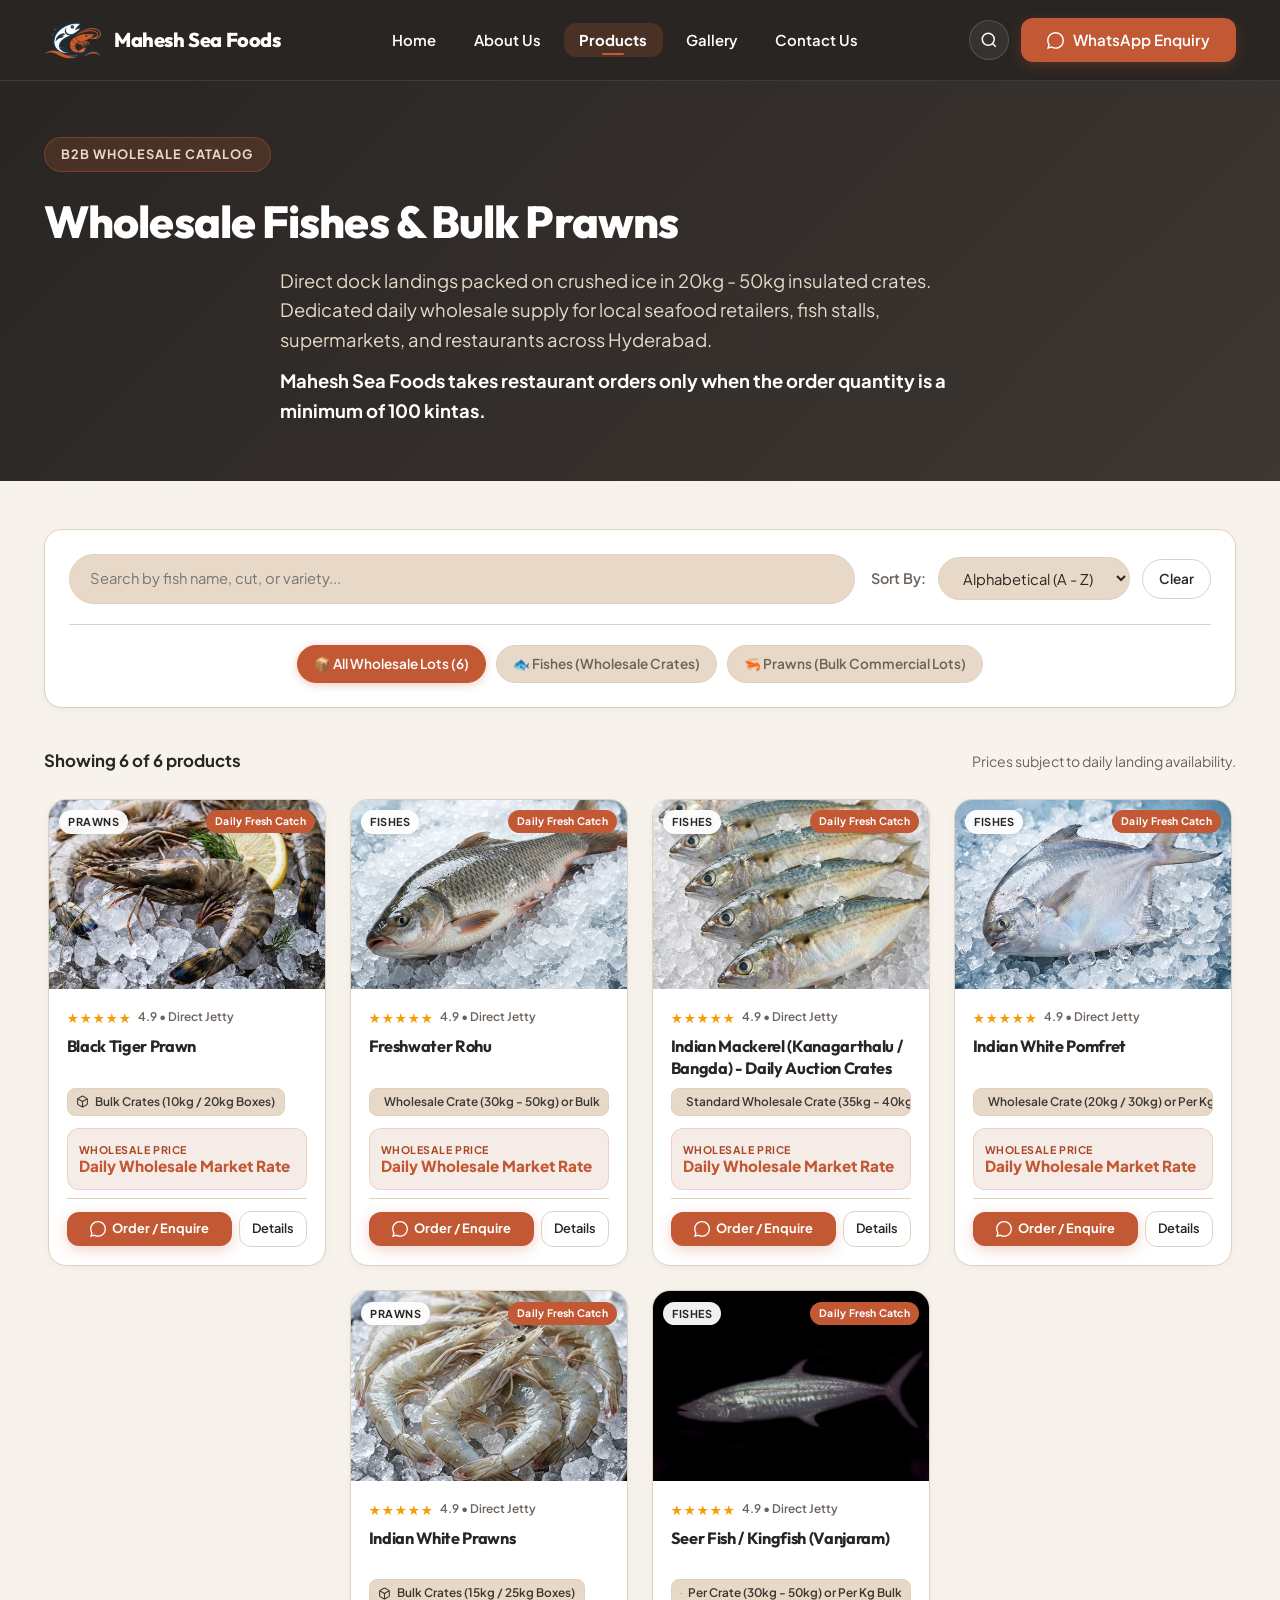
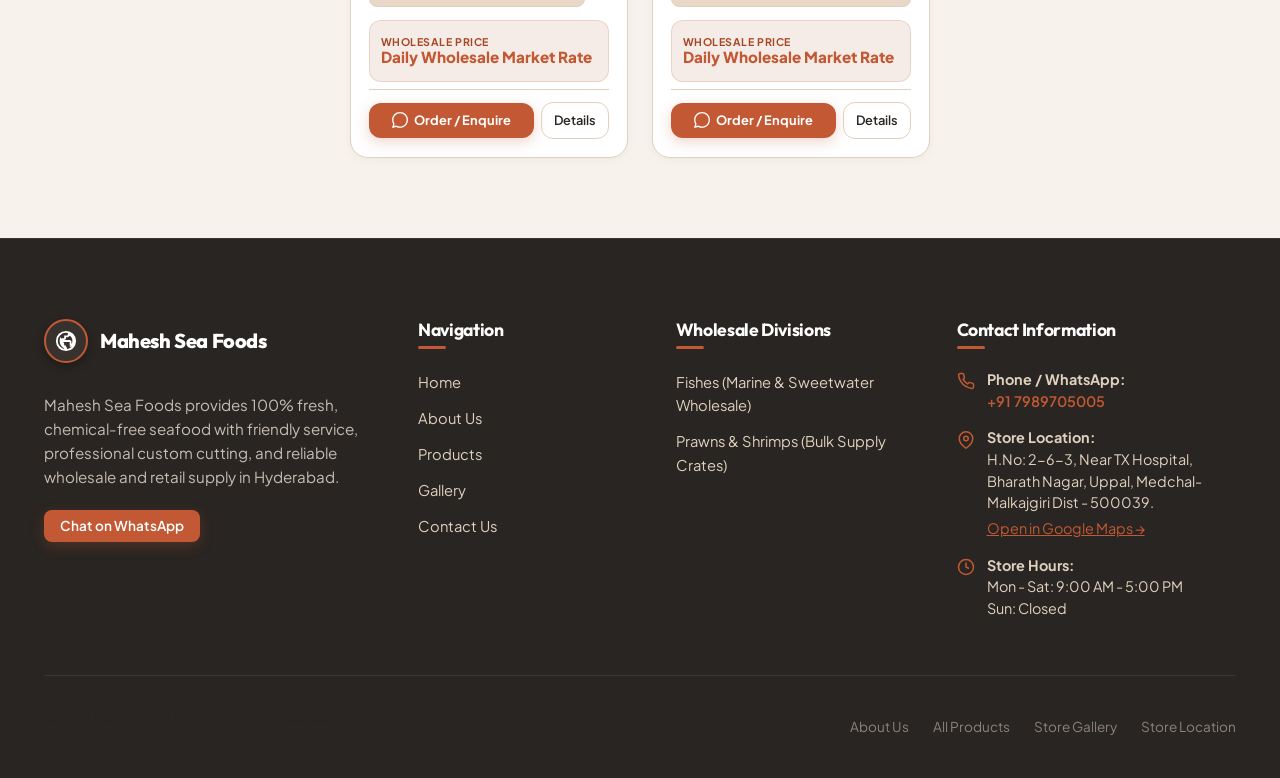
<file: categories.html>
<!DOCTYPE html>
<html lang="en">
<head>
  <meta charset="UTF-8">
  <meta http-equiv="refresh" content="0; url=products.html">
  <title>Redirecting to Products | Mahesh Sea Foods</title>
  <script>window.location.replace("products.html" + window.location.search);</script>
</head>
<body>
  <p>Redirecting to <a href="products.html">Products</a>...</p>
</body>
</html>
</file>
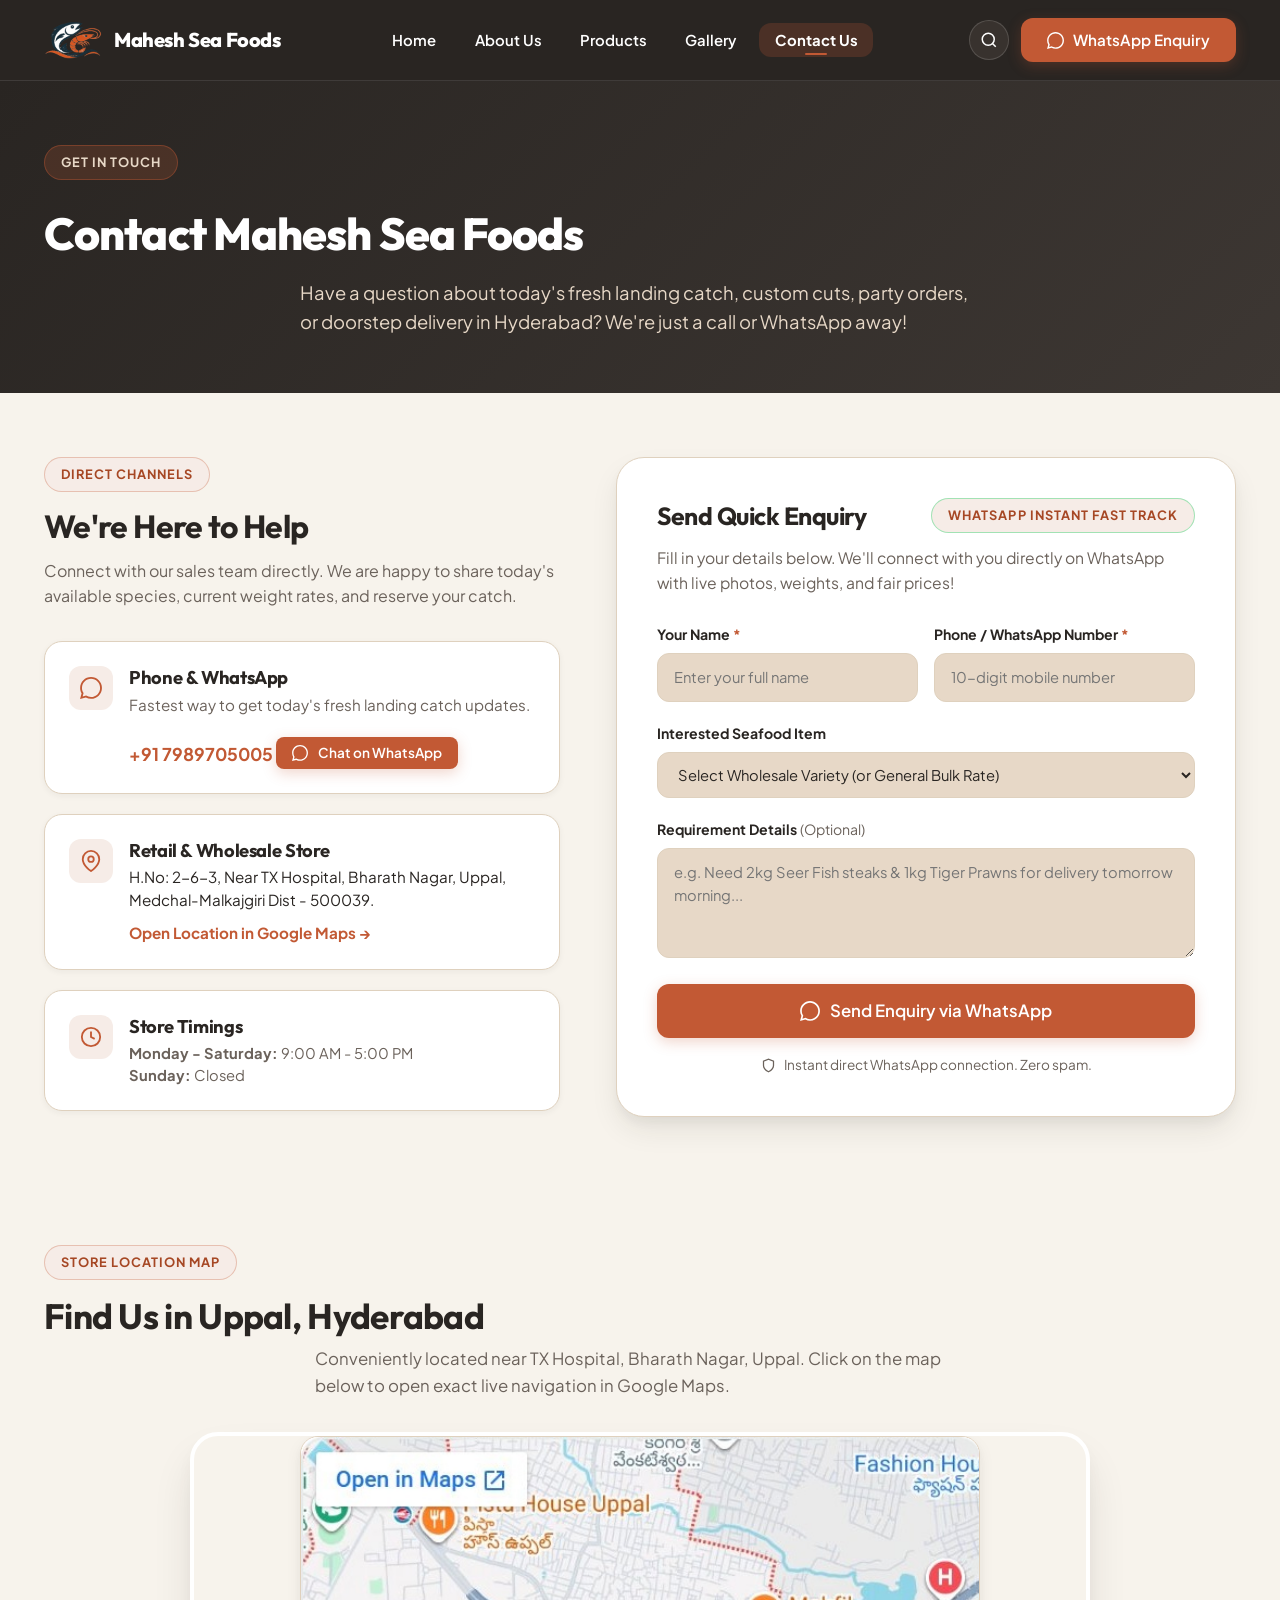
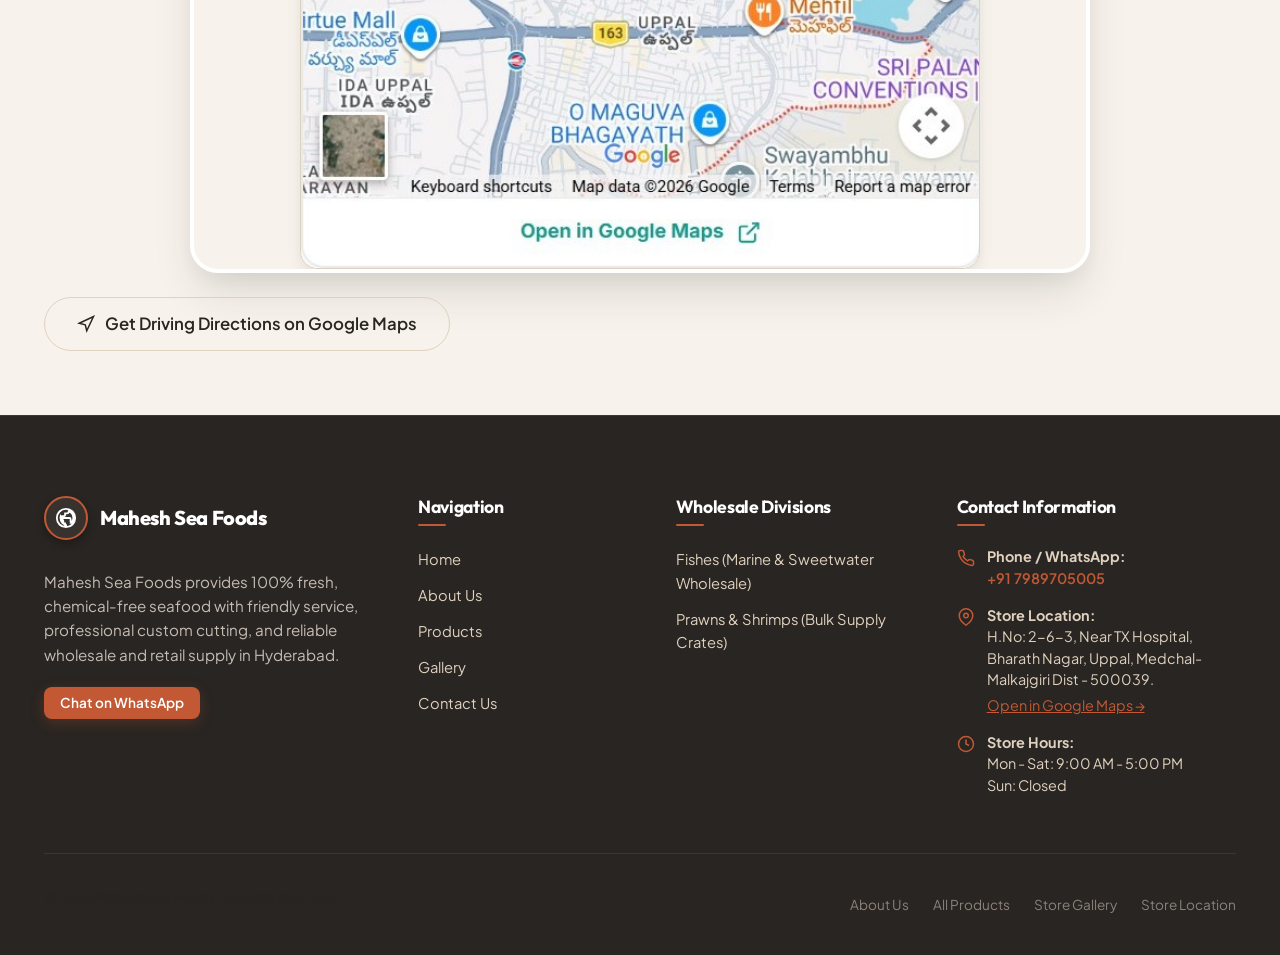
<file: contact.html>
<!DOCTYPE html>
<html lang="en">

<head>
  <meta charset="UTF-8">
  <meta name="viewport" content="width=device-width, initial-scale=1.0">
  <title>Contact Us | Mahesh Sea Foods - Uppal, Hyderabad</title>
  <meta name="description"
    content="Connect with Mahesh Sea Foods for fresh daily seafood enquiries, wholesale supply, door delivery, and instant WhatsApp support in Uppal, Hyderabad.">
  <link rel="icon" type="image/svg+xml" href="assets/images/icons/favicon.svg">

  <!-- Google Fonts: Outfit, Plus Jakarta Sans, Noto Sans Telugu -->
  <link rel="preconnect" href="https://fonts.googleapis.com">
  <link rel="preconnect" href="https://fonts.gstatic.com" crossorigin>
  <link href="https://fonts.googleapis.com/css2?family=Noto+Sans+Telugu:wght@400;500;600;700;800&family=Outfit:wght@400;500;600;700;800&family=Plus+Jakarta+Sans:ital,wght@0,400;0,500;0,600;0,700;0,800;1,400&display=swap" rel="stylesheet">

  <link rel="stylesheet" href="assets/css/style.css">
</head>

<body>

  <!-- SITE HEADER / NAVBAR -->
  <header class="site-header">
    <div class="container">
      <nav class="navbar" aria-label="Main Navigation">
        <!-- Brand Title: Mahesh Sea Foods -->
        <a href="index.html" class="brand-logo" aria-label="Mahesh Sea Foods Homepage">
          <div class="brand-emblem">
            <svg width="24" height="24" viewBox="0 0 24 24" fill="none" stroke="currentColor" stroke-width="2">
              <path
                d="M12 2C6.48 2 2 6.48 2 12s4.48 10 10 10 10-4.48 10-10S17.52 2 12 2zm1 17.93c-3.95-.49-7-3.85-7-7.93 0-.62.08-1.21.21-1.79L9 15v1c0 1.1.9 2 2 2v1.93zm6.9-2.54c-.26-.81-1-1.39-1.9-1.39h-1v-3c0-.55-.45-1-1-1H8v-2h2c.55 0 1-.45 1-1V7h2c1.1 0 2-.9 2-2v-.41c2.93 1.19 5 4.06 5 7.41 0 2.08-.8 3.97-2.1 5.39z" />
            </svg>
          </div>
          <div class="brand-text">
            <span class="brand-name">Mahesh Sea Foods</span>
          </div>
        </a>

        <!-- Desktop Navigation Links: strictly Home, About Us, Products, Gallery, Contact Us -->
        <ul class="nav-menu">
          <li><a href="index.html" class="nav-link">Home</a></li>
          <li><a href="about.html" class="nav-link">About Us</a></li>
          <li><a href="products.html" class="nav-link">Products</a></li>
          <li><a href="gallery.html" class="nav-link">Gallery</a></li>
          <li><a href="contact.html" class="nav-link active">Contact Us</a></li>
        </ul>

        <!-- Right Actions -->
        <div class="nav-actions">
          <button class="nav-search-btn js-open-search" aria-label="Search seafood products" title="Quick Search">
            <svg width="18" height="18" viewBox="0 0 24 24" fill="none" stroke="currentColor" stroke-width="2">
              <circle cx="11" cy="11" r="8" />
              <line x1="21" y1="21" x2="16.65" y2="16.65" />
            </svg>
          </button>

          <a href="#" class="btn btn-whatsapp nav-whatsapp-btn js-whatsapp-enquiry"
            data-message="Hello Mahesh Sea Foods, I would like to get in touch regarding seafood availability and pricing.">
            <svg width="17" height="17" viewBox="0 0 24 24" fill="currentColor">
              <path
                d="M.057 24l1.687-6.163c-1.041-1.804-1.588-3.849-1.587-5.946.003-6.556 5.338-11.891 11.893-11.891 3.181.001 6.167 1.24 8.413 3.488 2.245 2.248 3.481 5.236 3.48 8.414-.003 6.557-5.338 11.892-11.893 11.892-1.99-.001-3.951-.5-5.688-1.448l-6.305 1.654zm6.597-3.807c1.676.995 3.276 1.591 5.392 1.592 5.448 0 9.886-4.434 9.889-9.885.002-5.462-4.415-9.89-9.881-9.892-5.452 0-9.887 4.434-9.889 9.884-.001 2.225.651 3.891 1.746 5.634l-.999 3.648 3.742-.981z" />
            </svg>
            <span>WhatsApp Enquiry</span>
          </a>

          <!-- Mobile Toggle Button -->
          <button class="mobile-nav-toggle" aria-label="Toggle mobile menu" aria-expanded="false">
            <span class="hamburger-line"></span>
            <span class="hamburger-line"></span>
            <span class="hamburger-line"></span>
          </button>
        </div>
      </nav>
    </div>
  </header>

  <!-- MOBILE NAVIGATION DRAWER -->
  <div class="mobile-nav-backdrop"></div>
  <aside class="mobile-nav-drawer" aria-label="Mobile Navigation">
    <button class="mobile-nav-close" type="button" aria-label="Close mobile menu" title="Close menu">
      <svg width="22" height="22" viewBox="0 0 24 24" fill="none" stroke="currentColor" stroke-width="2">
        <line x1="18" y1="6" x2="6" y2="18" />
        <line x1="6" y1="6" x2="18" y2="18" />
      </svg>
    </button>
    <div class="mobile-nav-list">
      <a href="index.html" class="mobile-nav-link">Home</a>
      <a href="about.html" class="mobile-nav-link">About Us</a>
      <a href="products.html" class="mobile-nav-link">Products</a>
      <a href="gallery.html" class="mobile-nav-link">Gallery</a>
      <a href="contact.html" class="mobile-nav-link active">Contact Us</a>
    </div>
    <div class="mobile-nav-cta">
      <button class="btn btn-outline js-open-search" style="width: 100%;">
        <svg width="16" height="16" viewBox="0 0 24 24" fill="none" stroke="currentColor" stroke-width="2">
          <circle cx="11" cy="11" r="8" />
          <line x1="21" y1="21" x2="16.65" y2="16.65" />
        </svg>
        Search Products
      </button>
      <a href="#" class="btn btn-whatsapp js-whatsapp-enquiry" style="width: 100%;">
        <svg width="16" height="16" viewBox="0 0 24 24" fill="currentColor">
          <path
            d="M.057 24l1.687-6.163c-1.041-1.804-1.588-3.849-1.587-5.946.003-6.556 5.338-11.891 11.893-11.891 3.181.001 6.167 1.24 8.413 3.488 2.245 2.248 3.481 5.236 3.48 8.414-.003 6.557-5.338 11.892-11.893 11.892-1.99-.001-3.951-.5-5.688-1.448l-6.305 1.654zm6.597-3.807c1.676.995 3.276 1.591 5.392 1.592 5.448 0 9.886-4.434 9.889-9.885.002-5.462-4.415-9.89-9.881-9.892-5.452 0-9.887 4.434-9.889 9.884-.001 2.225.651 3.891 1.746 5.634l-.999 3.648 3.742-.981z" />
        </svg>
        WhatsApp Enquiry
      </a>
    </div>
  </aside>

  <!-- PAGE HERO -->
  <section class="page-header" style="background: linear-gradient(135deg, var(--color-charcoal) 0%, #3D3733 100%); padding: 4rem 0 3.5rem 0;">
    <div class="container text-center">
      <span class="section-badge" style="background: rgba(194, 89, 52, 0.2); color: var(--color-sand); border-color: rgba(194, 89, 52, 0.4);">
        Get In Touch
      </span>
      <h1 class="page-title" style="color: #FFFFFF; font-size: 2.8rem; margin: 0.75rem 0 1rem 0;">Contact Mahesh Sea Foods</h1>
      <p class="page-subtitle" style="color: #E7D8C7; font-size: 1.15rem; max-width: 680px; margin: 0 auto; line-height: 1.6;">
        Have a question about today's fresh landing catch, custom cuts, party orders, or doorstep delivery in Hyderabad? We're just a call or WhatsApp away!
      </p>
    </div>
  </section>

  <!-- MAIN CONTACT SECTION -->
  <main style="padding: 4rem 0;">
    <div class="container">
      <div class="contact-grid">

        <!-- Left Column: Contact Cards -->
        <div class="contact-info-col">
          <div style="margin-bottom: 2rem;">
            <span class="section-badge section-badge-coral">Direct Channels</span>
            <h2 style="font-size: 2rem; color: var(--color-primary); margin-bottom: 0.75rem;">We're Here to Help</h2>
            <p style="color: var(--color-text-muted); line-height: 1.6;">
              Connect with our sales team directly. We are happy to share today's available species, current weight rates, and reserve your catch.
            </p>
          </div>

          <!-- Channel 1: Phone / WhatsApp -->
          <div class="contact-card" style="background: var(--color-bg-card); border-radius: var(--radius-lg); padding: 1.5rem; border: 1px solid var(--color-border); margin-bottom: 1.25rem; display: flex; gap: 1rem; align-items: flex-start; box-shadow: var(--shadow-sm);">
            <div style="width: 44px; height: 44px; border-radius: var(--radius-md); background: var(--color-terracotta-soft); color: var(--color-terracotta); display: flex; align-items: center; justify-content: center; flex-shrink: 0;">
              <svg width="22" height="22" viewBox="0 0 24 24" fill="currentColor">
                <path d="M.057 24l1.687-6.163c-1.041-1.804-1.588-3.849-1.587-5.946.003-6.556 5.338-11.891 11.893-11.891 3.181.001 6.167 1.24 8.413 3.488 2.245 2.248 3.481 5.236 3.48 8.414-.003 6.557-5.338 11.892-11.893 11.892-1.99-.001-3.951-.5-5.688-1.448l-6.305 1.654zm6.597-3.807c1.676.995 3.276 1.591 5.392 1.592 5.448 0 9.886-4.434 9.889-9.885.002-5.462-4.415-9.89-9.881-9.892-5.452 0-9.887 4.434-9.889 9.884-.001 2.225.651 3.891 1.746 5.634l-.999 3.648 3.742-.981z"/>
              </svg>
            </div>
            <div>
              <h4 style="font-size: 1.15rem; color: var(--color-primary); margin-bottom: 0.25rem;">Phone &amp; WhatsApp</h4>
              <p style="color: var(--color-text-muted); font-size: 0.95rem; margin-bottom: 0.5rem;">Fastest way to get today's fresh landing catch updates.</p>
              <a href="tel:+917989705005" style="color: var(--color-terracotta); font-weight: 700; font-size: 1.1rem; text-decoration: none;">+91 7989705005</a>
              <a href="#" class="btn btn-sm btn-whatsapp js-whatsapp-enquiry contact-phone-whatsapp"
                data-message="Hello Mahesh Sea Foods, I would like to enquire about today's fresh seafood availability.">
                <svg width="16" height="16" viewBox="0 0 24 24" fill="currentColor" aria-hidden="true">
                  <path d="M.057 24l1.687-6.163c-1.041-1.804-1.588-3.849-1.587-5.946.003-6.556 5.338-11.891 11.893-11.891 3.181.001 6.167 1.24 8.413 3.488 2.245 2.248 3.481 5.236 3.48 8.414-.003 6.557-5.338 11.892-11.893 11.892-1.99-.001-3.951-.5-5.688-1.448l-6.305 1.654zm6.597-3.807c1.676.995 3.276 1.591 5.392 1.592 5.448 0 9.886-4.434 9.889-9.885.002-5.462-4.415-9.89-9.881-9.892-5.452 0-9.887 4.434-9.889 9.884-.001 2.225.651 3.891 1.746 5.634l-.999 3.648 3.742-.981z"/>
                </svg>
                Chat on WhatsApp
              </a>
            </div>
          </div>

          <!-- Channel 2: Store Address -->
          <div class="contact-card" style="background: var(--color-bg-card); border-radius: var(--radius-lg); padding: 1.5rem; border: 1px solid var(--color-border); margin-bottom: 1.25rem; display: flex; gap: 1rem; align-items: flex-start; box-shadow: var(--shadow-sm);">
            <div style="width: 44px; height: 44px; border-radius: var(--radius-md); background: var(--color-terracotta-soft); color: var(--color-terracotta); display: flex; align-items: center; justify-content: center; flex-shrink: 0;">
              <svg width="22" height="22" viewBox="0 0 24 24" fill="none" stroke="currentColor" stroke-width="2">
                <path d="M21 10c0 7-9 13-9 13s-9-6-9-13a9 9 0 0 1 18 0z" />
                <circle cx="12" cy="10" r="3" />
              </svg>
            </div>
            <div>
              <h4 style="font-size: 1.15rem; color: var(--color-primary); margin-bottom: 0.25rem;">Retail &amp; Wholesale Store</h4>
              <p style="color: var(--color-text); font-size: 0.95rem; line-height: 1.5; margin-bottom: 0.5rem;">
                H.No: 2-6-3, Near TX Hospital, Bharath Nagar, Uppal, Medchal-Malkajgiri Dist - 500039.
              </p>
              <a href="https://maps.app.goo.gl/DNgCmp9HCjLjaLzu8" target="_blank" rel="noopener noreferrer" style="color: var(--color-terracotta); font-weight: 700; font-size: 0.95rem;">
                Open Location in Google Maps &rarr;
              </a>
            </div>
          </div>

          <!-- Channel 3: Business Hours -->
          <div class="contact-card" style="background: var(--color-bg-card); border-radius: var(--radius-lg); padding: 1.5rem; border: 1px solid var(--color-border); display: flex; gap: 1rem; align-items: flex-start; box-shadow: var(--shadow-sm);">
            <div style="width: 44px; height: 44px; border-radius: var(--radius-md); background: var(--color-terracotta-soft); color: var(--color-terracotta); display: flex; align-items: center; justify-content: center; flex-shrink: 0;">
              <svg width="22" height="22" viewBox="0 0 24 24" fill="none" stroke="currentColor" stroke-width="2">
                <circle cx="12" cy="12" r="10" />
                <polyline points="12 6 12 12 16 14" />
              </svg>
            </div>
            <div>
              <h4 style="font-size: 1.15rem; color: var(--color-primary); margin-bottom: 0.25rem;">Store Timings</h4>
              <p style="color: var(--color-text-muted); font-size: 0.92rem; margin: 0; line-height: 1.5;">
                <strong>Monday - Saturday:</strong> 9:00 AM - 5:00 PM<br>
                <strong>Sunday:</strong> Closed
              </p>
            </div>
          </div>
        </div>

        <!-- Right Column: Simple, Customer-Friendly WhatsApp Enquiry Form -->
        <div class="contact-form-box" style="background: var(--color-bg-card); border-radius: var(--radius-xl); padding: 2.5rem; border: 1px solid var(--color-border); box-shadow: var(--shadow-lg);">
          <div style="display: flex; align-items: center; justify-content: space-between; margin-bottom: 0.75rem; flex-wrap: wrap; gap: 0.5rem;">
            <h3 style="margin-bottom: 0; color: var(--color-primary); font-size: 1.55rem;">Send Quick Enquiry</h3>
            <span class="section-badge" style="background: var(--color-whatsapp-soft); color: var(--color-whatsapp-dark); border-color: rgba(37, 211, 102, 0.4); margin-bottom: 0;">
              WhatsApp Instant Fast Track
            </span>
          </div>
          <p style="color: var(--color-text-muted); font-size: 0.98rem; margin-bottom: 1.75rem;">
            Fill in your details below. We'll connect with you directly on WhatsApp with live photos, weights, and fair prices!
          </p>

          <div id="formAlert" class="form-alert"></div>

          <form id="enquiryForm" novalidate>
            <div class="form-row">
              <div class="form-group">
                <label for="fullName" class="form-label" style="font-weight: 700;">Your Name <span class="required" style="color: var(--color-terracotta);">*</span></label>
                <input type="text" id="fullName" class="form-control" placeholder="Enter your full name" required>
              </div>
              <div class="form-group">
                <label for="phoneNumber" class="form-label" style="font-weight: 700;">Phone / WhatsApp Number <span class="required" style="color: var(--color-terracotta);">*</span></label>
                <input type="tel" id="phoneNumber" class="form-control" placeholder="10-digit mobile number" required>
              </div>
            </div>

            <div class="form-group">
              <label for="interestedProduct" class="form-label" style="font-weight: 700;">Interested Seafood Item</label>
              <select id="interestedProduct" class="form-control">
                <option value="">Select Seafood (or Any Today's Catch)</option>
                <!-- Populated dynamically by contact.js -->
              </select>
            </div>

            <div class="form-group">
              <label for="enquiryMessage" class="form-label" style="font-weight: 700;">Requirement Details <span style="font-weight: 400; color: var(--color-text-muted);">(Optional)</span></label>
              <textarea id="enquiryMessage" class="form-control" rows="3" placeholder="e.g. Need 2kg Seer Fish steaks & 1kg Tiger Prawns for delivery tomorrow morning..."></textarea>
            </div>

            <button type="submit" class="btn btn-lg btn-whatsapp" style="width: 100%; font-size: 1.05rem; padding: 1rem; border-radius: var(--radius-md);">
              <svg width="20" height="20" viewBox="0 0 24 24" fill="currentColor">
                <path d="M.057 24l1.687-6.163c-1.041-1.804-1.588-3.849-1.587-5.946.003-6.556 5.338-11.891 11.893-11.891 3.181.001 6.167 1.24 8.413 3.488 2.245 2.248 3.481 5.236 3.48 8.414-.003 6.557-5.338 11.892-11.893 11.892-1.99-.001-3.951-.5-5.688-1.448l-6.305 1.654zm6.597-3.807c1.676.995 3.276 1.591 5.392 1.592 5.448 0 9.886-4.434 9.889-9.885.002-5.462-4.415-9.89-9.881-9.892-5.452 0-9.887 4.434-9.889 9.884-.001 2.225.651 3.891 1.746 5.634l-.999 3.648 3.742-.981z"/>
              </svg>
              Send Enquiry via WhatsApp
            </button>

            <div style="display: flex; align-items: center; justify-content: center; gap: 0.5rem; margin-top: 1rem; color: var(--color-text-muted); font-size: 0.85rem;">
              <svg width="15" height="15" viewBox="0 0 24 24" fill="none" stroke="currentColor" stroke-width="2">
                <path d="M12 22s8-4 8-10V5l-8-3-8 3v7c0 6 8 10 8 10z"/>
              </svg>
              <span>Instant direct WhatsApp connection. Zero spam.</span>
            </div>
          </form>
        </div>

      </div>
    </div>
  </main>

  <!-- GOOGLE MAPS SECTION -->
  <section class="map-section alt-bg" style="padding: 4rem 0;">
    <div class="container text-center">
      <span class="section-badge section-badge-coral">Store Location Map</span>
      <h2 style="font-size: 2.2rem; color: var(--color-primary); margin-bottom: 0.5rem;">Find Us in Uppal, Hyderabad</h2>
      <p style="color: var(--color-text-muted); font-size: 1.05rem; max-width: 650px; margin: 0 auto 2rem auto;">
        Conveniently located near TX Hospital, Bharath Nagar, Uppal. Click on the map below to open exact live navigation in Google Maps.
      </p>

      <div class="map-card-container" style="max-width: 900px; margin: 0 auto; box-shadow: var(--shadow-xl); border-radius: var(--radius-xl); overflow: hidden; border: 4px solid #FFFFFF;">
        <a href="https://maps.app.goo.gl/DNgCmp9HCjLjaLzu8" target="_blank" rel="noopener noreferrer" class="map-card" title="Click to open Mahesh Sea Foods location in Google Maps">
          <img src="assets/images/contact/map-card.jpg" alt="Mahesh Sea Foods Location Map in Uppal Hyderabad - Click to Open in Google Maps" loading="lazy" style="width: 100%; display: block;">
        </a>
      </div>

      <div style="margin-top: 1.5rem;">
        <a href="https://maps.app.goo.gl/DNgCmp9HCjLjaLzu8" target="_blank" rel="noopener noreferrer" class="btn btn-lg btn-outline" style="border-radius: var(--radius-pill);">
          <svg width="18" height="18" viewBox="0 0 24 24" fill="none" stroke="currentColor" stroke-width="2">
            <polygon points="3 11 22 2 13 21 11 13 3 11"/>
          </svg>
          Get Driving Directions on Google Maps
        </a>
      </div>
    </div>
  </section>

  <!-- COMMON FOOTER (Nav Links, Contact Info, Map Links) -->
  <footer class="site-footer">
    <div class="container">
      <div class="footer-top">
        <!-- Col 1: Brand Info -->
        <div class="footer-col footer-about">
          <a href="index.html" class="brand-logo" style="margin-bottom: 0.85rem;">
            <div class="brand-emblem">
              <svg width="22" height="22" viewBox="0 0 24 24" fill="none" stroke="currentColor" stroke-width="2">
                <path
                  d="M12 2C6.48 2 2 6.48 2 12s4.48 10 10 10 10-4.48 10-10S17.52 2 12 2zm1 17.93c-3.95-.49-7-3.85-7-7.93 0-.62.08-1.21.21-1.79L9 15v1c0 1.1.9 2 2 2v1.93zm6.9-2.54c-.26-.81-1-1.39-1.9-1.39h-1v-3c0-.55-.45-1-1-1H8v-2h2c.55 0 1-.45 1-1V7h2c1.1 0 2-.9 2-2v-.41c2.93 1.19 5 4.06 5 7.41 0 2.08-.8 3.97-2.1 5.39z" />
              </svg>
            </div>
            <div class="brand-text">
              <span class="brand-name" style="color: #FFFFFF;">Mahesh Sea Foods</span>
            </div>
          </a>
          <p style="color: #C5BCB4; font-size: 0.95rem; line-height: 1.6; margin-bottom: 1.25rem;">
            Mahesh Sea Foods provides 100% fresh, chemical-free seafood with friendly service, professional custom cutting, and reliable wholesale and retail supply in Hyderabad.
          </p>
          <a href="#" class="btn btn-sm btn-whatsapp js-whatsapp-enquiry"
            data-message="Hello Mahesh Sea Foods, I would like to get in touch.">
            Chat on WhatsApp
          </a>
        </div>

        <!-- Col 2: Navigation Links (Home, About Us, Products, Contact Us) -->
        <div class="footer-col">
          <h4>Navigation</h4>
          <ul class="footer-nav-list">
            <li><a href="index.html" class="footer-nav-link">Home</a></li>
            <li><a href="about.html" class="footer-nav-link">About Us</a></li>
            <li><a href="products.html" class="footer-nav-link">Products</a></li>
            <li><a href="gallery.html" class="footer-nav-link">Gallery</a></li>
            <li><a href="contact.html" class="footer-nav-link">Contact Us</a></li>
          </ul>
        </div>

        <!-- Col 3: Seafood Categories (Strictly Fishes & Prawns) -->
        <div class="footer-col">
          <h4>Wholesale Divisions</h4>
          <ul class="footer-nav-list">
            <li><a href="products.html?category=fishes" class="footer-nav-link">Fishes (Marine &amp; Sweetwater Wholesale)</a></li>
            <li><a href="products.html?category=prawns" class="footer-nav-link">Prawns &amp; Shrimps (Bulk Supply Crates)</a></li>
          </ul>
        </div>

        <!-- Col 4: Contact Information & Google Maps -->
        <div class="footer-col">
          <h4>Contact Information</h4>
          <div class="footer-contact-list">
            <div class="footer-contact-item">
              <svg class="footer-contact-icon" width="18" height="18" viewBox="0 0 24 24" fill="none"
                stroke="currentColor" stroke-width="2">
                <path
                  d="M22 16.92v3a2 2 0 0 1-2.18 2 19.79 19.79 0 0 1-8.63-3.07 19.5 19.5 0 0 1-6-6 19.79 19.79 0 0 1-3.07-8.67A2 2 0 0 1 4.11 2h3a2 2 0 0 1 2 1.72 12.84 12.84 0 0 0 .7 2.81 2 2 0 0 1-.45 2.11L8.09 9.91a16 16 0 0 0 6 6l1.27-1.27a2 2 0 0 1 2.11-.45 12.84 12.84 0 0 0 2.81.7A2 2 0 0 1 22 16.92z" />
              </svg>
              <span><strong>Phone / WhatsApp:</strong><br><a href="tel:+917989705005" style="color: var(--color-terracotta); font-weight: 600;">+91 7989705005</a></span>
            </div>
            <div class="footer-contact-item">
              <svg class="footer-contact-icon" width="18" height="18" viewBox="0 0 24 24" fill="none"
                stroke="currentColor" stroke-width="2">
                <path d="M21 10c0 7-9 13-9 13s-9-6-9-13a9 9 0 0 1 18 0z" />
                <circle cx="12" cy="10" r="3" />
              </svg>
              <span>
                <strong>Store Location:</strong><br>
                H.No: 2-6-3, Near TX Hospital, Bharath Nagar, Uppal, Medchal-Malkajgiri Dist - 500039.<br>
                <a href="https://maps.app.goo.gl/DNgCmp9HCjLjaLzu8" target="_blank" rel="noopener noreferrer" style="color: var(--color-terracotta); text-decoration: underline; display: inline-flex; align-items: center; gap: 0.3rem; margin-top: 0.25rem;">
                  Open in Google Maps &rarr;
                </a>
              </span>
            </div>
            <div class="footer-contact-item">
              <svg class="footer-contact-icon" width="18" height="18" viewBox="0 0 24 24" fill="none"
                stroke="currentColor" stroke-width="2">
                <circle cx="12" cy="12" r="10"/>
                <polyline points="12 6 12 12 16 14"/>
              </svg>
              <span><strong>Store Hours:</strong><br>Mon - Sat: 9:00 AM - 5:00 PM<br>Sun: Closed</span>
            </div>
          </div>
        </div>
      </div>

      <!-- Bottom Bar -->
      <div class="footer-bottom">
        <p>&copy; 2026 Mahesh Sea Foods. All rights reserved.</p>
        <div class="footer-legal-links">
          <a href="about.html">About Us</a>
          <a href="products.html">All Products</a>
          <a href="gallery.html">Store Gallery</a>
          <a href="contact.html">Store Location</a>
        </div>
      </div>
    </div>
  </footer>

  <!-- QUICK SEARCH MODAL -->
  <div class="search-modal-backdrop" role="dialog" aria-modal="true" aria-label="Search Catalog">
    <div class="search-modal">
      <div class="search-modal-header">
        <svg width="20" height="20" viewBox="0 0 24 24" fill="none" stroke="currentColor" stroke-width="2">
          <circle cx="11" cy="11" r="8" />
          <line x1="21" y1="21" x2="16.65" y2="16.65" />
        </svg>
        <input type="text" class="search-modal-input" placeholder="Search by fish name, category, or cut..."
          aria-label="Search seafood">
        <button class="search-modal-close" aria-label="Close search modal">&times;</button>
      </div>
      <div class="search-modal-results"></div>
    </div>
  </div>

  <!-- BACK TO TOP BUTTON -->
  <button class="back-to-top" aria-label="Back to top of page" title="Back to top">
    <svg width="20" height="20" viewBox="0 0 24 24" fill="none" stroke="currentColor" stroke-width="2.5">
      <line x1="12" y1="19" x2="12" y2="5" />
      <polyline points="5 12 12 5 19 12" />
    </svg>
  </button>

  <!-- Scripts -->
  <script src="assets/js/products.js"></script>
  <script src="assets/js/main.js"></script>
  <script src="assets/js/contact.js"></script>
</body>

</html>
</file>
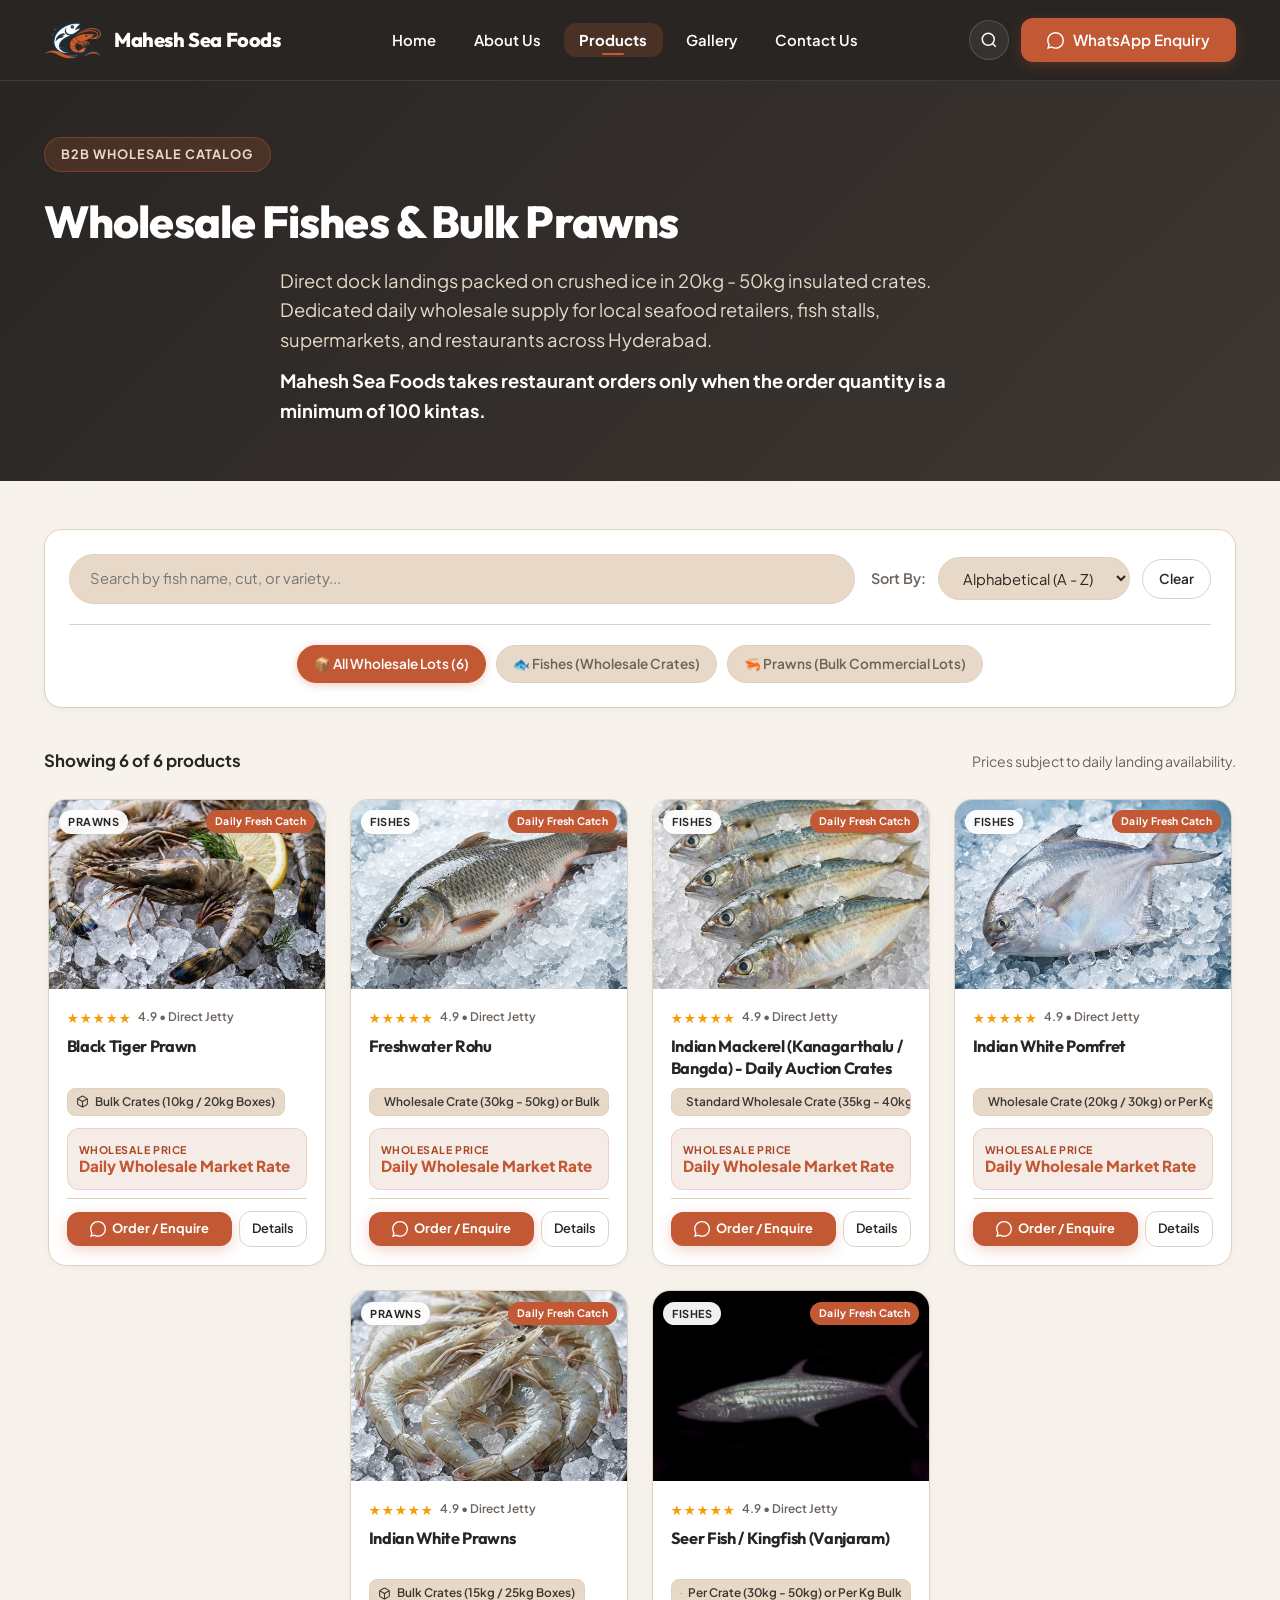
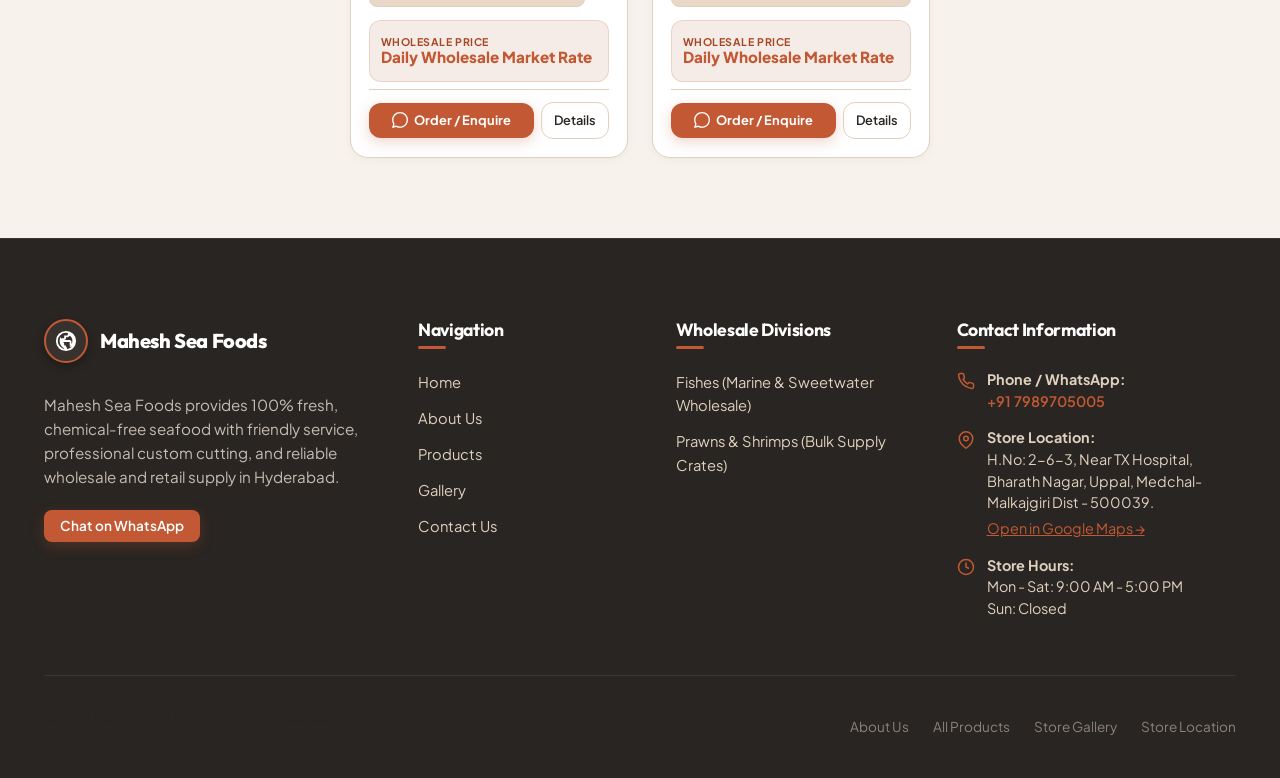
<file: products.html>
<!DOCTYPE html>
<html lang="en">

<head>
  <meta charset="UTF-8">
  <meta name="viewport" content="width=device-width, initial-scale=1.0">
  <title>Seafood Products & Daily Catches | Mahesh Sea Foods</title>
  <meta name="description"
    content="Wholesale marine fish, freshwater catch, and bulk count-graded prawns at Mahesh Sea Foods. Daily morning crates on crushed ice for local seafood retailers and food businesses.">
  <link rel="icon" type="image/svg+xml" href="assets/images/icons/favicon.svg">

  <!-- Google Fonts: Outfit, Plus Jakarta Sans, Noto Sans Telugu -->
  <link rel="preconnect" href="https://fonts.googleapis.com">
  <link rel="preconnect" href="https://fonts.gstatic.com" crossorigin>
  <link href="https://fonts.googleapis.com/css2?family=Noto+Sans+Telugu:wght@400;500;600;700;800&family=Outfit:wght@400;500;600;700;800&family=Plus+Jakarta+Sans:ital,wght@0,400;0,500;0,600;0,700;0,800;1,400&display=swap" rel="stylesheet">

  <link rel="stylesheet" href="assets/css/style.css">
</head>

<body>

  <!-- SITE HEADER / NAVBAR -->
  <header class="site-header">
    <div class="container">
      <nav class="navbar" aria-label="Main Navigation">
        <!-- Brand Title: Mahesh Sea Foods -->
        <a href="index.html" class="brand-logo" aria-label="Mahesh Sea Foods Homepage">
          <div class="brand-emblem">
            <svg width="24" height="24" viewBox="0 0 24 24" fill="none" stroke="currentColor" stroke-width="2">
              <path
                d="M12 2C6.48 2 2 6.48 2 12s4.48 10 10 10 10-4.48 10-10S17.52 2 12 2zm1 17.93c-3.95-.49-7-3.85-7-7.93 0-.62.08-1.21.21-1.79L9 15v1c0 1.1.9 2 2 2v1.93zm6.9-2.54c-.26-.81-1-1.39-1.9-1.39h-1v-3c0-.55-.45-1-1-1H8v-2h2c.55 0 1-.45 1-1V7h2c1.1 0 2-.9 2-2v-.41c2.93 1.19 5 4.06 5 7.41 0 2.08-.8 3.97-2.1 5.39z" />
            </svg>
          </div>
          <div class="brand-text">
            <span class="brand-name">Mahesh Sea Foods</span>
          </div>
        </a>

        <!-- Desktop Navigation Links: strictly Home, About Us, Products, Gallery, Contact Us -->
        <ul class="nav-menu">
          <li><a href="index.html" class="nav-link">Home</a></li>
          <li><a href="about.html" class="nav-link">About Us</a></li>
          <li><a href="products.html" class="nav-link active">Products</a></li>
          <li><a href="gallery.html" class="nav-link">Gallery</a></li>
          <li><a href="contact.html" class="nav-link">Contact Us</a></li>
        </ul>

        <!-- Right Actions -->
        <div class="nav-actions">
          <button class="nav-search-btn js-open-search" aria-label="Search seafood products" title="Quick Search">
            <svg width="18" height="18" viewBox="0 0 24 24" fill="none" stroke="currentColor" stroke-width="2">
              <circle cx="11" cy="11" r="8" />
              <line x1="21" y1="21" x2="16.65" y2="16.65" />
            </svg>
          </button>

          <a href="#" class="btn btn-whatsapp nav-whatsapp-btn js-whatsapp-enquiry"
            data-message="Hello Mahesh Sea Foods, I am browsing your products catalog and would like to check today's fresh availability and pricing.">
            <svg width="17" height="17" viewBox="0 0 24 24" fill="currentColor">
              <path
                d="M.057 24l1.687-6.163c-1.041-1.804-1.588-3.849-1.587-5.946.003-6.556 5.338-11.891 11.893-11.891 3.181.001 6.167 1.24 8.413 3.488 2.245 2.248 3.481 5.236 3.48 8.414-.003 6.557-5.338 11.892-11.893 11.892-1.99-.001-3.951-.5-5.688-1.448l-6.305 1.654zm6.597-3.807c1.676.995 3.276 1.591 5.392 1.592 5.448 0 9.886-4.434 9.889-9.885.002-5.462-4.415-9.89-9.881-9.892-5.452 0-9.887 4.434-9.889 9.884-.001 2.225.651 3.891 1.746 5.634l-.999 3.648 3.742-.981z" />
            </svg>
            <span>WhatsApp Enquiry</span>
          </a>

          <!-- Mobile Toggle Button -->
          <button class="mobile-nav-toggle" aria-label="Toggle mobile menu" aria-expanded="false">
            <span class="hamburger-line"></span>
            <span class="hamburger-line"></span>
            <span class="hamburger-line"></span>
          </button>
        </div>
      </nav>
    </div>
  </header>

  <!-- MOBILE NAVIGATION DRAWER -->
  <div class="mobile-nav-backdrop"></div>
  <aside class="mobile-nav-drawer" aria-label="Mobile Navigation">
    <button class="mobile-nav-close" type="button" aria-label="Close mobile menu" title="Close menu">
      <svg width="22" height="22" viewBox="0 0 24 24" fill="none" stroke="currentColor" stroke-width="2">
        <line x1="18" y1="6" x2="6" y2="18" />
        <line x1="6" y1="6" x2="18" y2="18" />
      </svg>
    </button>
    <div class="mobile-nav-list">
      <a href="index.html" class="mobile-nav-link">Home</a>
      <a href="about.html" class="mobile-nav-link">About Us</a>
      <a href="products.html" class="mobile-nav-link active">Products</a>
      <a href="gallery.html" class="mobile-nav-link">Gallery</a>
      <a href="contact.html" class="mobile-nav-link">Contact Us</a>
    </div>
    <div class="mobile-nav-cta">
      <button class="btn btn-outline js-open-search" style="width: 100%;">
        <svg width="16" height="16" viewBox="0 0 24 24" fill="none" stroke="currentColor" stroke-width="2">
          <circle cx="11" cy="11" r="8" />
          <line x1="21" y1="21" x2="16.65" y2="16.65" />
        </svg>
        Search Products
      </button>
      <a href="#" class="btn btn-whatsapp js-whatsapp-enquiry" style="width: 100%;">
        <svg width="16" height="16" viewBox="0 0 24 24" fill="currentColor">
          <path
            d="M.057 24l1.687-6.163c-1.041-1.804-1.588-3.849-1.587-5.946.003-6.556 5.338-11.891 11.893-11.891 3.181.001 6.167 1.24 8.413 3.488 2.245 2.248 3.481 5.236 3.48 8.414-.003 6.557-5.338 11.892-11.893 11.892-1.99-.001-3.951-.5-5.688-1.448l-6.305 1.654zm6.597-3.807c1.676.995 3.276 1.591 5.392 1.592 5.448 0 9.886-4.434 9.889-9.885.002-5.462-4.415-9.89-9.881-9.892-5.452 0-9.887 4.434-9.889 9.884-.001 2.225.651 3.891 1.746 5.634l-.999 3.648 3.742-.981z" />
        </svg>
        WhatsApp Enquiry
      </a>
    </div>
  </aside>

  <!-- PAGE HEADER -->
  <section class="page-header" style="background: linear-gradient(135deg, var(--color-charcoal) 0%, #3D3733 100%); padding: 3.5rem 0;">
    <div class="container text-center">
      <span class="section-badge" style="background: rgba(194, 89, 52, 0.2); color: var(--color-sand); border-color: rgba(194, 89, 52, 0.4);">
        B2B Wholesale Catalog
      </span>
      <h1 class="page-title" style="color: #FFFFFF; font-size: 2.8rem; margin: 0.5rem 0 1rem 0;">Wholesale Fishes &amp; Bulk Prawns</h1>
      <p class="page-subtitle" style="color: #E7D8C7; font-size: 1.15rem; max-width: 720px; margin: 0 auto; line-height: 1.6;">
        Direct dock landings packed on crushed ice in 20kg - 50kg insulated crates. Dedicated daily wholesale supply for local seafood retailers, fish stalls, supermarkets, and restaurants across Hyderabad.
        <strong style="display: block; margin-top: 0.75rem; color: #FFFFFF;">Mahesh Sea Foods takes restaurant orders only when the order quantity is a minimum of 100 kintas.</strong>
      </p>
    </div>
  </section>

  <!-- MAIN CATALOG CONTENT -->
  <main class="shop-page-section" style="padding: 3rem 0 5rem 0;">
    <div class="container">

      <!-- FILTER & SEARCH TOOLBAR -->
      <div class="shop-toolbar" style="background: var(--color-bg-card); border-radius: var(--radius-lg); padding: 1.5rem; border: 1px solid var(--color-border); box-shadow: var(--shadow-sm); margin-bottom: 2.5rem;">
        
        <!-- Search and Sort row -->
        <div style="display: flex; flex-wrap: wrap; gap: 1rem; align-items: center; justify-content: space-between; margin-bottom: 1.25rem;">
          <div class="shop-search-box" style="flex: 1; min-width: 260px;">
            <input type="text" id="shopSearchInput" class="form-control" placeholder="Search by fish name, cut, or variety..." style="width: 100%; border-radius: var(--radius-pill); padding: 0.75rem 1.25rem;">
          </div>
          <div style="display: flex; gap: 0.75rem; align-items: center;">
            <label for="shopSortSelect" style="font-weight: 600; font-size: 0.9rem; color: var(--color-text-muted);">Sort By:</label>
            <select id="shopSortSelect" class="form-control" style="width: auto; border-radius: var(--radius-pill); padding: 0.65rem 1.25rem;">
              <option value="name-asc">Alphabetical (A - Z)</option>
              <option value="name-desc">Alphabetical (Z - A)</option>
              <option value="category">Category Wise</option>
            </select>
            <button id="clearFiltersBtn" class="btn btn-sm btn-outline" style="border-radius: var(--radius-pill); padding: 0.65rem 1rem;">Clear</button>
          </div>
        </div>

        <!-- Category Filter Buttons in Button Format (Strictly Fishes & Prawns) -->
        <div class="shop-category-filters" style="display: flex; flex-wrap: wrap; justify-content: center; gap: 0.65rem; border-top: 1px solid var(--color-border); padding-top: 1.25rem;">
          <button class="filter-pill active" data-category="all">📦 All Wholesale Lots (6)</button>
          <button class="filter-pill" data-category="fishes">🐟 Fishes (Wholesale Crates)</button>
          <button class="filter-pill" data-category="prawns">🦐 Prawns (Bulk Commercial Lots)</button>
        </div>
      </div>

      <!-- Live Count Status -->
      <div style="display: flex; align-items: center; justify-content: space-between; margin-bottom: 1.5rem;">
        <span id="resultsCount" style="font-weight: 700; color: var(--color-primary); font-size: 1.05rem;">
          Loading products...
        </span>
        <span style="font-size: 0.88rem; color: var(--color-text-muted);">
          Prices subject to daily landing availability.
        </span>
      </div>

      <!-- PRODUCTS GRID -->
      <div class="product-grid" id="productsGrid">
        <!-- Injected via shop.js -->
      </div>

    </div>
  </main>

  <!-- COMMON FOOTER (Nav Links, Contact Info, Map Links) -->
  <footer class="site-footer">
    <div class="container">
      <div class="footer-top">
        <!-- Col 1: Brand Info -->
        <div class="footer-col footer-about">
          <a href="index.html" class="brand-logo" style="margin-bottom: 0.85rem;">
            <div class="brand-emblem">
              <svg width="22" height="22" viewBox="0 0 24 24" fill="none" stroke="currentColor" stroke-width="2">
                <path
                  d="M12 2C6.48 2 2 6.48 2 12s4.48 10 10 10 10-4.48 10-10S17.52 2 12 2zm1 17.93c-3.95-.49-7-3.85-7-7.93 0-.62.08-1.21.21-1.79L9 15v1c0 1.1.9 2 2 2v1.93zm6.9-2.54c-.26-.81-1-1.39-1.9-1.39h-1v-3c0-.55-.45-1-1-1H8v-2h2c.55 0 1-.45 1-1V7h2c1.1 0 2-.9 2-2v-.41c2.93 1.19 5 4.06 5 7.41 0 2.08-.8 3.97-2.1 5.39z" />
              </svg>
            </div>
            <div class="brand-text">
              <span class="brand-name" style="color: #FFFFFF;">Mahesh Sea Foods</span>
            </div>
          </a>
          <p style="color: #C5BCB4; font-size: 0.95rem; line-height: 1.6; margin-bottom: 1.25rem;">
            Mahesh Sea Foods provides 100% fresh, chemical-free seafood with friendly service, professional custom cutting, and reliable wholesale and retail supply in Hyderabad.
          </p>
          <a href="#" class="btn btn-sm btn-whatsapp js-whatsapp-enquiry"
            data-message="Hello Mahesh Sea Foods, I would like to get in touch.">
            Chat on WhatsApp
          </a>
        </div>

        <!-- Col 2: Navigation Links (Home, About Us, Products, Contact Us) -->
        <div class="footer-col">
          <h4>Navigation</h4>
          <ul class="footer-nav-list">
            <li><a href="index.html" class="footer-nav-link">Home</a></li>
            <li><a href="about.html" class="footer-nav-link">About Us</a></li>
            <li><a href="products.html" class="footer-nav-link">Products</a></li>
            <li><a href="gallery.html" class="footer-nav-link">Gallery</a></li>
            <li><a href="contact.html" class="footer-nav-link">Contact Us</a></li>
          </ul>
        </div>

        <!-- Col 3: Seafood Categories (Strictly Fishes & Prawns) -->
        <div class="footer-col">
          <h4>Wholesale Divisions</h4>
          <ul class="footer-nav-list">
            <li><a href="products.html?category=fishes" class="footer-nav-link">Fishes (Marine &amp; Sweetwater Wholesale)</a></li>
            <li><a href="products.html?category=prawns" class="footer-nav-link">Prawns &amp; Shrimps (Bulk Supply Crates)</a></li>
          </ul>
        </div>

        <!-- Col 4: Contact Information & Google Maps -->
        <div class="footer-col">
          <h4>Contact Information</h4>
          <div class="footer-contact-list">
            <div class="footer-contact-item">
              <svg class="footer-contact-icon" width="18" height="18" viewBox="0 0 24 24" fill="none"
                stroke="currentColor" stroke-width="2">
                <path
                  d="M22 16.92v3a2 2 0 0 1-2.18 2 19.79 19.79 0 0 1-8.63-3.07 19.5 19.5 0 0 1-6-6 19.79 19.79 0 0 1-3.07-8.67A2 2 0 0 1 4.11 2h3a2 2 0 0 1 2 1.72 12.84 12.84 0 0 0 .7 2.81 2 2 0 0 1-.45 2.11L8.09 9.91a16 16 0 0 0 6 6l1.27-1.27a2 2 0 0 1 2.11-.45 12.84 12.84 0 0 0 2.81.7A2 2 0 0 1 22 16.92z" />
              </svg>
              <span><strong>Phone / WhatsApp:</strong><br><a href="tel:+917989705005" style="color: var(--color-terracotta); font-weight: 600;">+91 7989705005</a></span>
            </div>
            <div class="footer-contact-item">
              <svg class="footer-contact-icon" width="18" height="18" viewBox="0 0 24 24" fill="none"
                stroke="currentColor" stroke-width="2">
                <path d="M21 10c0 7-9 13-9 13s-9-6-9-13a9 9 0 0 1 18 0z" />
                <circle cx="12" cy="10" r="3" />
              </svg>
              <span>
                <strong>Store Location:</strong><br>
                H.No: 2-6-3, Near TX Hospital, Bharath Nagar, Uppal, Medchal-Malkajgiri Dist - 500039.<br>
                <a href="https://maps.app.goo.gl/DNgCmp9HCjLjaLzu8" target="_blank" rel="noopener noreferrer" style="color: var(--color-terracotta); text-decoration: underline; display: inline-flex; align-items: center; gap: 0.3rem; margin-top: 0.25rem;">
                  Open in Google Maps &rarr;
                </a>
              </span>
            </div>
            <div class="footer-contact-item">
              <svg class="footer-contact-icon" width="18" height="18" viewBox="0 0 24 24" fill="none"
                stroke="currentColor" stroke-width="2">
                <circle cx="12" cy="12" r="10"/>
                <polyline points="12 6 12 12 16 14"/>
              </svg>
              <span><strong>Store Hours:</strong><br>Mon - Sat: 9:00 AM - 5:00 PM<br>Sun: Closed</span>
            </div>
          </div>
        </div>
      </div>

      <!-- Bottom Bar -->
      <div class="footer-bottom">
        <p>&copy; 2026 Mahesh Sea Foods. All rights reserved.</p>
        <div class="footer-legal-links">
          <a href="about.html">About Us</a>
          <a href="products.html">All Products</a>
          <a href="gallery.html">Store Gallery</a>
          <a href="contact.html">Store Location</a>
        </div>
      </div>
    </div>
  </footer>

  <!-- QUICK SEARCH MODAL -->
  <div class="search-modal-backdrop" role="dialog" aria-modal="true" aria-label="Search Catalog">
    <div class="search-modal">
      <div class="search-modal-header">
        <svg width="20" height="20" viewBox="0 0 24 24" fill="none" stroke="currentColor" stroke-width="2">
          <circle cx="11" cy="11" r="8" />
          <line x1="21" y1="21" x2="16.65" y2="16.65" />
        </svg>
        <input type="text" class="search-modal-input" placeholder="Search by fish name, category, or cut..."
          aria-label="Search seafood">
        <button class="search-modal-close" aria-label="Close search modal">&times;</button>
      </div>
      <div class="search-modal-results">
        <!-- Rendered via JS -->
      </div>
    </div>
  </div>

  <!-- BACK TO TOP BUTTON -->
  <button class="back-to-top" aria-label="Back to top of page" title="Back to top">
    <svg width="20" height="20" viewBox="0 0 24 24" fill="none" stroke="currentColor" stroke-width="2.5">
      <line x1="12" y1="19" x2="12" y2="5" />
      <polyline points="5 12 12 5 19 12" />
    </svg>
  </button>

  <!-- Scripts -->
  <script src="assets/js/products.js"></script>
  <script src="assets/js/main.js"></script>
  <script src="assets/js/shop.js"></script>
</body>

</html>
</file>
<file: assets/css/style.css>
/* ==========================================================================
   MAHESH SEA FOODS - MASTER STYLESHEET
   Customer-friendly, modern, responsive CSS with premium ocean palette
   ========================================================================== */

@import url('https://fonts.googleapis.com/css2?family=Noto+Sans+Telugu:wght@400;500;600;700;800&family=Outfit:wght@400;500;600;700;800&family=Plus+Jakarta+Sans:ital,wght@0,400;0,500;0,600;0,700;0,800;1,400&display=swap');

/* --------------------------------------------------------------------------
   1. CSS VARIABLES & DESIGN TOKENS
   -------------------------------------------------------------------------- */
:root {
  /* ========================================================================
     PREMIUM BRAND PALETTE (Charcoal, Terracotta, Warm Ivory & Soft Sand)
     STRICT RESTRICTION: ZERO BLUE, ZERO NAVY, ZERO GREEN
     ======================================================================== */
  --color-charcoal: #292522;         /* Primary Brand Charcoal */
  --color-charcoal-dark: #1F1C1A;    /* Deep Charcoal Black */
  --color-charcoal-light: #3D3733;   /* Lighter Charcoal */
  --color-charcoal-rgb: 41, 37, 34;

  --color-primary: #292522;          /* Primary Charcoal */
  --color-primary-dark: #1F1C1A;
  --color-primary-light: #3D3733;
  --color-primary-rgb: 41, 37, 34;

  --color-terracotta: #C25934;       /* Secondary Terracotta Accent */
  --color-terracotta-dark: #A64724;  /* Deep Terracotta */
  --color-terracotta-light: #D46F4B; /* Light Terracotta */
  --color-terracotta-soft: #F6ECE7;  /* Terracotta Soft Tint */
  --color-terracotta-rgb: 194, 89, 52;

  /* Aliasing legacy component tokens to Terracotta to eliminate all blue/green */
  --color-coral: #C25934;
  --color-coral-dark: #A64724;
  --color-coral-light: #D46F4B;
  --color-coral-soft: #F6ECE7;
  --color-coral-rgb: 194, 89, 52;

  --color-teal: #C25934;
  --color-teal-dark: #A64724;
  --color-teal-light: #D46F4B;
  --color-teal-soft: #F6ECE7;
  --color-teal-rgb: 194, 89, 52;

  --color-amber: #C25934;
  --color-amber-soft: #E7D8C7;

  /* Action Buttons (Strictly Terracotta - Zero Green/Blue) */
  --color-whatsapp: #C25934;
  --color-whatsapp-dark: #A64724;
  --color-whatsapp-soft: #F6ECE7;

  /* Neutrals & Backgrounds */
  --color-ivory: #F7F3EC;            /* Warm Ivory */
  --color-sand: #E7D8C7;             /* Soft Sand */
  --color-white: #FFFFFF;            /* Pure White */

  --color-bg: #F7F3EC;               /* Website Background: Warm Ivory */
  --color-bg-alt: #E7D8C7;           /* Section Alternate Background: Soft Sand */
  --color-bg-card: #FFFFFF;          /* Product Cards: Pure White */
  --color-bg-card-alt: #F7F3EC;
  --color-bg-dark: #292522;          /* Navbar & Footer Background: Charcoal */
  --color-bg-subtle: #EDE3D5;

  /* Text Colors */
  --color-text: #292522;             /* Deep Charcoal Body Text */
  --color-text-dark: #1F1C1A;        /* Punchy Deep Charcoal Headers */
  --color-text-muted: #6B625B;       /* Warm Charcoal Muted */
  --color-text-light: #8C827A;       /* Soft Charcoal Slate */
  --color-text-inverse: #FFFFFF;     /* Pure White */

  /* Borders & Dividers */
  --color-border: #DFD1BE;           /* Soft Sand Border */
  --color-border-focus: #C25934;     /* Terracotta Focus */
  --color-border-dark: #423C37;      /* Dark Charcoal Border */

  /* Typography */
  --font-family: 'Plus Jakarta Sans', -apple-system, BlinkMacSystemFont, "Segoe UI", Roboto, sans-serif;
  --font-family-heading: 'Outfit', -apple-system, BlinkMacSystemFont, "Segoe UI", sans-serif;
  --font-family-telugu: 'Noto Sans Telugu', 'Plus Jakarta Sans', sans-serif;

  /* Radii */
  --radius-xs: 4px;
  --radius-sm: 8px;
  --radius-md: 12px;
  --radius-lg: 18px;
  --radius-xl: 28px;
  --radius-pill: 9999px;

  /* Warm Charcoal Shadows (Zero Blue Shadows) */
  --shadow-sm: 0 2px 6px rgba(41, 37, 34, 0.05);
  --shadow-md: 0 6px 18px -2px rgba(41, 37, 34, 0.08), 0 3px 8px -1px rgba(41, 37, 34, 0.04);
  --shadow-lg: 0 14px 30px -4px rgba(41, 37, 34, 0.10), 0 6px 12px -2px rgba(41, 37, 34, 0.05);
  --shadow-xl: 0 24px 45px -8px rgba(41, 37, 34, 0.14), 0 10px 20px -5px rgba(41, 37, 34, 0.06);

  /* Transitions */
  --transition-fast: 0.15s ease;
  --transition-normal: 0.28s cubic-bezier(0.16, 1, 0.3, 1);
  --transition-smooth: 0.45s cubic-bezier(0.16, 1, 0.3, 1);

  /* Spacing */
  --container-width: 1240px;
  --header-height: 80px;
}

/* --------------------------------------------------------------------------
   2. GLOBAL RESET & BASE STYLES
   -------------------------------------------------------------------------- */
*, *::before, *::after {
  box-sizing: border-box;
  margin: 0;
  padding: 0;
}

html {
  font-size: 16px;
  scroll-behavior: smooth;
  -webkit-font-smoothing: antialiased;
  -moz-osx-font-smoothing: grayscale;
}

body {
  font-family: var(--font-family);
  font-size: 1rem;
  line-height: 1.6;
  color: var(--color-text);
  background-color: var(--color-bg);
  overflow-x: hidden;
  display: flex;
  flex-direction: column;
  min-height: 100vh;
}

img, svg {
  display: block;
  max-width: 100%;
  height: auto;
}

a {
  color: inherit;
  text-decoration: none;
  transition: color var(--transition-fast);
}

ul, ol {
  list-style: none;
}

button, input, select, textarea {
  font: inherit;
  color: inherit;
  border: none;
  background: none;
  outline: none;
}

button {
  cursor: pointer;
}

/* Focus styles for accessibility */
a:focus-visible,
button:focus-visible,
input:focus-visible,
select:focus-visible,
textarea:focus-visible {
  outline: 2px solid var(--color-teal);
  outline-offset: 3px;
}

/* Container */
.container {
  width: 100%;
  max-width: var(--container-width);
  margin-left: auto;
  margin-right: auto;
  padding-left: 1.5rem;
  padding-right: 1.5rem;
}

.container-narrow {
  max-width: 960px;
}

/* --------------------------------------------------------------------------
   3. TYPOGRAPHY SYSTEM
   -------------------------------------------------------------------------- */
h1, h2, h3, h4, h5, h6 {
  font-family: var(--font-family-heading);
  color: var(--color-primary);
  line-height: 1.25;
  font-weight: 700;
  letter-spacing: -0.02em;
}

h1 {
  font-size: clamp(2.1rem, 4vw + 1rem, 3.4rem);
  font-weight: 800;
}

h2 {
  font-size: clamp(1.75rem, 3vw + 0.8rem, 2.5rem);
}

h3 {
  font-size: clamp(1.25rem, 2vw + 0.5rem, 1.6rem);
}

h4 {
  font-size: 1.15rem;
}

p {
  color: var(--color-text);
  margin-bottom: 1rem;
}

p.lead {
  font-size: 1.15rem;
  line-height: 1.7;
  color: var(--color-text-muted);
}

/* Badges & Section Headers */
.section-badge {
  display: inline-flex;
  align-items: center;
  gap: 0.5rem;
  padding: 0.4rem 1rem;
  background-color: var(--color-bg-alt);
  color: var(--color-terracotta);
  font-size: 0.8rem;
  font-weight: 700;
  letter-spacing: 0.08em;
  text-transform: uppercase;
  border-radius: var(--radius-pill);
  border: 1px solid var(--color-border);
  margin-bottom: 0.85rem;
}

.section-badge-coral {
  background-color: var(--color-terracotta-soft);
  color: var(--color-terracotta-dark);
  border-color: rgba(194, 89, 52, 0.3);
}

.section-header {
  text-align: center;
  max-width: 680px;
  margin: 0 auto 3.5rem auto;
}

.section-header p {
  color: var(--color-text-muted);
  font-size: 1.05rem;
  margin-top: 0.75rem;
  margin-bottom: 0;
}

.section-header.text-left {
  text-align: left;
  margin-left: 0;
}

/* --------------------------------------------------------------------------
   4. BUTTON & CTA SYSTEM
   Primary Buttons: Terracotta background with pure white text
   -------------------------------------------------------------------------- */
.btn {
  display: inline-flex;
  align-items: center;
  justify-content: center;
  gap: 0.6rem;
  padding: 0.75rem 1.6rem;
  font-size: 0.95rem;
  font-weight: 600;
  border-radius: var(--radius-md);
  transition: all var(--transition-normal);
  cursor: pointer;
  white-space: nowrap;
  line-height: 1.3;
}

.btn-primary {
  background-color: var(--color-terracotta);
  color: #FFFFFF;
  box-shadow: 0 4px 14px rgba(194, 89, 52, 0.25);
}

.btn-primary:hover {
  background-color: var(--color-terracotta-dark);
  transform: translateY(-2px);
  box-shadow: 0 6px 20px rgba(194, 89, 52, 0.35);
  color: #FFFFFF;
}

.btn-teal,
.btn-coral {
  background-color: var(--color-terracotta);
  color: #FFFFFF;
  box-shadow: 0 4px 14px rgba(194, 89, 52, 0.25);
}

.btn-teal:hover,
.btn-coral:hover {
  background-color: var(--color-terracotta-dark);
  transform: translateY(-2px);
  box-shadow: 0 6px 20px rgba(194, 89, 52, 0.35);
  color: #FFFFFF;
}

.btn-whatsapp {
  background-color: var(--color-terracotta);
  color: #FFFFFF;
  font-weight: 600;
  box-shadow: 0 4px 14px rgba(194, 89, 52, 0.25);
}

.btn-whatsapp:hover {
  background-color: var(--color-terracotta-dark);
  transform: translateY(-2px);
  box-shadow: 0 6px 20px rgba(194, 89, 52, 0.35);
  color: #FFFFFF;
}

.btn-secondary {
  background-color: var(--color-charcoal);
  color: #FFFFFF;
  box-shadow: 0 4px 14px rgba(41, 37, 34, 0.2);
}

.btn-secondary:hover {
  background-color: var(--color-charcoal-dark);
  transform: translateY(-2px);
  color: #FFFFFF;
}

.btn-outline {
  background-color: transparent;
  color: var(--color-charcoal);
  border: 1.5px solid var(--color-border);
}

.btn-outline:hover {
  border-color: var(--color-terracotta);
  color: var(--color-terracotta);
  background-color: var(--color-terracotta-soft);
  transform: translateY(-2px);
}

.btn-outline-white {
  background-color: transparent;
  color: #FFFFFF;
  border: 1.5px solid rgba(255, 255, 255, 0.35);
}

.btn-outline-white:hover {
  background-color: rgba(255, 255, 255, 0.15);
  border-color: #FFFFFF;
  transform: translateY(-2px);
  color: #FFFFFF;
}

.btn-sm {
  padding: 0.45rem 1rem;
  font-size: 0.85rem;
  border-radius: var(--radius-sm);
}

.btn-lg {
  padding: 0.95rem 2rem;
  font-size: 1.05rem;
  border-radius: var(--radius-md);
}

.btn-icon {
  width: 42px;
  height: 42px;
  padding: 0;
  border-radius: var(--radius-pill);
}

/* --------------------------------------------------------------------------
   5. ANNOUNCEMENT TOP BAR
   -------------------------------------------------------------------------- */
.announcement-bar {
  background-color: var(--color-primary-dark);
  color: rgba(255, 255, 255, 0.85);
  font-size: 0.82rem;
  border-bottom: 1px solid rgba(255, 255, 255, 0.08);
  padding: 0.5rem 0;
}

.announcement-inner {
  display: flex;
  align-items: center;
  justify-content: space-between;
  gap: 1rem;
}

.announcement-text {
  display: flex;
  align-items: center;
  gap: 0.6rem;
  white-space: nowrap;
  overflow: hidden;
  text-overflow: ellipsis;
}

.announcement-pill {
  background: var(--color-teal);
  color: #FFFFFF;
  font-size: 0.68rem;
  font-weight: 700;
  text-transform: uppercase;
  padding: 0.15rem 0.5rem;
  border-radius: var(--radius-pill);
}

.announcement-contact {
  display: flex;
  align-items: center;
  gap: 1.25rem;
  font-size: 0.8rem;
}

.announcement-link {
  display: inline-flex;
  align-items: center;
  gap: 0.35rem;
  color: rgba(255, 255, 255, 0.85);
  transition: color var(--transition-fast);
}

.announcement-link:hover {
  color: var(--color-teal-light);
}

@media (max-width: 860px) {
  .announcement-contact {
    display: none;
  }
  .announcement-inner {
    justify-content: center;
    text-align: center;
  }
}

/* --------------------------------------------------------------------------
   6. NAVIGATION BAR (STICKY)
   Requirement: Elegant charcoal background with clean white navigation text
   -------------------------------------------------------------------------- */
.site-header {
  position: sticky;
  top: 0;
  z-index: 1000;
  background-color: var(--color-charcoal);
  backdrop-filter: blur(12px);
  -webkit-backdrop-filter: blur(12px);
  border-bottom: 1px solid rgba(255, 255, 255, 0.1);
  transition: all var(--transition-normal);
}

.site-header.scrolled {
  box-shadow: 0 10px 30px rgba(0, 0, 0, 0.25);
  border-bottom-color: rgba(255, 255, 255, 0.06);
}

.navbar {
  display: flex;
  align-items: center;
  justify-content: space-between;
  height: var(--header-height);
  gap: 1.5rem;
}

/* Brand Logo */
.brand-logo {
  display: inline-flex;
  align-items: center;
  gap: 0.75rem;
  text-decoration: none;
  user-select: none;
}

.brand-emblem {
  width: 44px;
  height: 44px;
  border-radius: var(--radius-pill);
  background: #38322E;
  border: 2px solid var(--color-terracotta);
  display: flex;
  align-items: center;
  justify-content: center;
  flex-shrink: 0;
  box-shadow: 0 4px 10px rgba(0, 0, 0, 0.3);
  color: #FFFFFF;
}

.brand-text {
  display: flex;
  flex-direction: column;
}

.brand-name {
  font-family: var(--font-family-heading);
  font-size: 1.25rem;
  font-weight: 800;
  color: #FFFFFF;
  line-height: 1.1;
  letter-spacing: -0.02em;
}

.brand-name span {
  color: var(--color-terracotta);
}

.brand-tagline {
  font-size: 0.65rem;
  font-weight: 700;
  color: #C5BCB4;
  letter-spacing: 0.12em;
  text-transform: uppercase;
}

/* Nav Menu (Desktop) - Clean White Navigation Text */
.nav-menu {
  display: flex;
  align-items: center;
  gap: 0.5rem;
}

.nav-link {
  padding: 0.5rem 0.95rem;
  font-size: 0.93rem;
  font-weight: 600;
  color: #FFFFFF;
  border-radius: var(--radius-md);
  transition: all var(--transition-fast);
  position: relative;
}

.nav-link:hover {
  color: var(--color-terracotta);
  background-color: rgba(255, 255, 255, 0.08);
}

.nav-link.active {
  color: #FFFFFF;
  background-color: rgba(194, 89, 52, 0.22);
  font-weight: 700;
}

.nav-link.active::after {
  content: '';
  position: absolute;
  bottom: 2px;
  left: 50%;
  transform: translateX(-50%);
  width: 22px;
  height: 2.5px;
  background-color: var(--color-terracotta);
  border-radius: var(--radius-pill);
}

/* Nav Actions (Search & WhatsApp) */
.nav-actions {
  display: flex;
  align-items: center;
  gap: 0.75rem;
}

.nav-search-btn {
  display: flex;
  align-items: center;
  justify-content: center;
  width: 40px;
  height: 40px;
  border-radius: var(--radius-pill);
  color: #FFFFFF;
  background-color: #38322E;
  border: 1px solid rgba(255, 255, 255, 0.15);
  transition: all var(--transition-fast);
}

.nav-search-btn:hover {
  background-color: var(--color-terracotta);
  border-color: var(--color-terracotta);
  color: #FFFFFF;
  transform: scale(1.05);
}

/* Mobile Toggle Hamburger */
.mobile-nav-toggle {
  display: none;
  flex-direction: column;
  justify-content: center;
  align-items: center;
  width: 42px;
  height: 42px;
  border-radius: var(--radius-md);
  background-color: #38322E;
  border: 1px solid rgba(255, 255, 255, 0.15);
  cursor: pointer;
  z-index: 1010;
  padding: 0;
}

.hamburger-line {
  width: 20px;
  height: 2px;
  background-color: #FFFFFF;
  border-radius: 2px;
  transition: all var(--transition-normal);
}

.hamburger-line:nth-child(2) {
  margin: 5px 0;
}

.mobile-nav-toggle.open .hamburger-line:nth-child(1) {
  transform: translateY(7px) rotate(45deg);
}

.mobile-nav-toggle.open .hamburger-line:nth-child(2) {
  opacity: 0;
}

.mobile-nav-toggle.open .hamburger-line:nth-child(3) {
  transform: translateY(-7px) rotate(-45deg);
}

/* Mobile Menu Drawer */
.mobile-nav-drawer {
  position: fixed;
  top: 0;
  right: -100%;
  width: 100%;
  max-width: 380px;
  height: 100vh;
  background-color: var(--color-charcoal);
  z-index: 1005;
  box-shadow: -10px 0 30px rgba(0, 0, 0, 0.4);
  display: flex;
  flex-direction: column;
  padding: 6rem 2rem 2.5rem 2rem;
  transition: right var(--transition-smooth);
  overflow-y: auto;
  border-left: 1px solid rgba(255, 255, 255, 0.1);
}

.mobile-nav-drawer.open {
  right: 0;
}

.mobile-nav-close {
  position: absolute;
  top: 1rem;
  right: 1rem;
  display: flex;
  width: 42px;
  height: 42px;
  align-items: center;
  justify-content: center;
  border: 1px solid rgba(255, 255, 255, 0.2);
  border-radius: var(--radius-md);
  background-color: #38322E;
  color: #FFFFFF;
}

.mobile-nav-close:hover {
  border-color: var(--color-terracotta);
  background-color: var(--color-terracotta);
}

.mobile-nav-backdrop {
  position: fixed;
  inset: 0;
  background-color: rgba(41, 37, 34, 0.65);
  backdrop-filter: blur(4px);
  z-index: 1004;
  opacity: 0;
  visibility: hidden;
  transition: all var(--transition-normal);
}

.mobile-nav-backdrop.open {
  opacity: 1;
  visibility: visible;
}

.mobile-nav-list {
  display: flex;
  flex-direction: column;
  gap: 0.5rem;
  margin-bottom: 2rem;
}

.mobile-nav-link {
  font-size: 1.15rem;
  font-weight: 600;
  color: #FFFFFF;
  padding: 0.85rem 1rem;
  border-radius: var(--radius-md);
  display: flex;
  align-items: center;
  justify-content: space-between;
}

.mobile-nav-link:hover,
.mobile-nav-link.active {
  background-color: rgba(194, 89, 52, 0.2);
  color: var(--color-terracotta);
}

.mobile-nav-cta {
  display: flex;
  flex-direction: column;
  gap: 0.75rem;
  margin-top: auto;
}

.mobile-nav-cta .btn-outline.js-open-search {
  color: #FFFFFF;
}

.mobile-nav-cta .btn-outline.js-open-search:hover {
  color: #FFFFFF;
  background-color: rgba(255, 255, 255, 0.1);
  border-color: #FFFFFF;
}

@media (max-width: 1024px) {
  .nav-menu {
    display: none;
  }
  .mobile-nav-toggle {
    display: flex;
  }
  .nav-whatsapp-btn span {
    display: none;
  }
  .nav-whatsapp-btn {
    padding: 0.55rem 0.75rem;
  }
}

/* --------------------------------------------------------------------------
   7. HERO CONCEPTUAL 16:9 CAROUSEL (HOME)
   Requirement: Flawless alignment, 16:9 aspect ratio, responsive across all devices
   -------------------------------------------------------------------------- */
.hero-carousel-section {
  position: relative;
  background-color: var(--color-charcoal);
  padding: 0;
  margin: 0;
  width: 100%;
  overflow: hidden;
}

.carousel-container {
  position: relative;
  width: 100%;
  max-width: 100%;
  margin: 0;
  padding: 0;
}

.carousel-viewport {
  position: relative;
  width: 100%;
  aspect-ratio: 16 / 9;
  max-height: 80vh;
  min-height: 240px;
  border-radius: 0;
  overflow: hidden;
  box-shadow: none;
  border: none;
  background-color: var(--color-charcoal);
}

.carousel-track {
  position: relative;
  width: 100%;
  height: 100%;
}

.carousel-slide {
  position: absolute;
  inset: 0;
  width: 100%;
  height: 100%;
  opacity: 0;
  visibility: hidden;
  transition: opacity 0.7s ease-in-out, visibility 0.7s ease-in-out;
  display: flex;
  align-items: center;
  z-index: 1;
}

.carousel-slide.active {
  opacity: 1;
  visibility: visible;
  z-index: 2;
}

/* Slide Background Artwork */
.slide-bg-media {
  position: absolute;
  inset: 0;
  width: 100%;
  height: 100%;
  z-index: 1;
}

.slide-bg-media img,
.slide-bg-media svg {
  width: 100%;
  height: 100%;
  object-fit: cover;
  object-position: center center;
  display: block;
}

/* Cinematic Gradient Overlay ensuring high contrast for text */
.slide-overlay {
  position: absolute;
  inset: 0;
  background: linear-gradient(
    90deg,
    rgba(5, 22, 42, 0.94) 0%,
    rgba(5, 22, 42, 0.85) 45%,
    rgba(5, 22, 42, 0.40) 80%,
    rgba(5, 22, 42, 0.15) 100%
  );
  z-index: 2;
}

/* Slide Content Layout */
.slide-content-wrap {
  position: relative;
  z-index: 3;
  padding: 3rem 4rem;
  max-width: 680px;
  color: #FFFFFF;
}

.slide-story-badge {
  display: inline-flex;
  align-items: center;
  gap: 0.5rem;
  padding: 0.45rem 1.1rem;
  border-radius: var(--radius-pill);
  font-size: 0.85rem;
  font-weight: 700;
  text-transform: uppercase;
  letter-spacing: 0.05em;
  margin-bottom: 1.25rem;
  box-shadow: 0 4px 14px rgba(0, 0, 0, 0.2);
}

.slide-story-badge.badge-family {
  background: rgba(194, 89, 52, 0.15);
  color: var(--color-terracotta);
  border: 1px solid var(--color-terracotta);
}

.slide-story-badge.badge-gym {
  background: rgba(194, 89, 52, 0.15);
  color: var(--color-terracotta);
  border: 1px solid var(--color-terracotta);
}

.slide-story-badge.badge-elders {
  background: rgba(194, 89, 52, 0.15);
  color: var(--color-terracotta);
  border: 1px solid var(--color-terracotta);
}

.slide-story-badge.badge-brand {
  background: rgba(194, 89, 52, 0.15);
  color: var(--color-terracotta);
  border: 1px solid var(--color-terracotta);
}

.slide-headline {
  font-family: var(--font-family-heading);
  font-size: 2.5rem;
  font-weight: 800;
  line-height: 1.2;
  color: #FFFFFF;
  margin-bottom: 1rem;
  text-shadow: 0 2px 10px rgba(0, 0, 0, 0.4);
}

.slide-headline span {
  color: var(--color-terracotta-light);
}

.slide-headline.gym-accent span {
  color: var(--color-terracotta-light);
}

.slide-headline.elders-accent span {
  color: var(--color-terracotta-light);
}

.slide-headline.brand-accent span {
  color: var(--color-terracotta-light);
}

/* Telugu Quotation Typography */
.slide-telugu-quote {
  font-family: var(--font-family-telugu);
  font-size: 1.5rem;
  font-weight: 700;
  line-height: 1.5;
  color: var(--color-sand);
  margin-bottom: 0.85rem;
  background: rgba(255, 255, 255, 0.08);
  padding: 0.85rem 1.25rem;
  border-radius: var(--radius-md);
  border-left: 4px solid var(--color-terracotta);
}

.slide-description {
  font-size: 1.05rem;
  color: #E2E8F0;
  line-height: 1.65;
  margin-bottom: 1.75rem;
  text-shadow: 0 1px 4px rgba(0, 0, 0, 0.5);
}

.slide-actions {
  display: flex;
  flex-wrap: wrap;
  align-items: center;
  gap: 1rem;
}

/* Carousel Control Arrows */
.carousel-arrow {
  position: absolute;
  top: 50%;
  transform: translateY(-50%);
  width: 48px;
  height: 48px;
  border-radius: 50%;
  background: rgba(41, 37, 34, 0.75);
  backdrop-filter: blur(8px);
  border: 1px solid rgba(255, 255, 255, 0.22);
  color: #FFFFFF;
  display: flex;
  align-items: center;
  justify-content: center;
  cursor: pointer;
  z-index: 10;
  transition: all var(--transition-fast);
  box-shadow: 0 4px 15px rgba(0, 0, 0, 0.35);
}

.carousel-arrow:hover {
  background: var(--color-terracotta);
  border-color: var(--color-terracotta);
  transform: translateY(-50%) scale(1.08);
}

.carousel-arrow.carousel-prev {
  left: 1.5rem;
}

.carousel-arrow.carousel-next {
  right: 1.5rem;
}

/* Carousel Indicators (Dots) */
.carousel-indicators {
  position: absolute;
  bottom: 1.25rem;
  left: 50%;
  transform: translateX(-50%);
  display: flex;
  align-items: center;
  gap: 0.65rem;
  z-index: 10;
  background: rgba(41, 37, 34, 0.75);
  backdrop-filter: blur(8px);
  padding: 0.45rem 0.95rem;
  border-radius: var(--radius-pill);
  border: 1px solid rgba(255, 255, 255, 0.2);
}

.carousel-dot {
  width: 10px;
  height: 10px;
  border-radius: var(--radius-pill);
  background: rgba(255, 255, 255, 0.45);
  border: none;
  cursor: pointer;
  transition: all var(--transition-normal);
}

.carousel-dot.active {
  width: 28px;
  background: var(--color-terracotta);
  box-shadow: 0 0 10px rgba(194, 89, 52, 0.8);
}

/* Tablet responsive carousel */
@media (max-width: 900px) {
  .hero-carousel-section {
    padding: 0;
  }
  .carousel-container {
    padding: 0;
  }
  .carousel-viewport {
    aspect-ratio: 16 / 9;
    min-height: 300px;
    border-radius: 0;
  }
  .carousel-arrow {
    width: 38px;
    height: 38px;
  }
  .carousel-arrow.carousel-prev {
    left: 0.75rem;
  }
  .carousel-arrow.carousel-next {
    right: 0.75rem;
  }
  .carousel-indicators {
    bottom: 0.85rem;
    padding: 0.35rem 0.75rem;
    gap: 0.5rem;
  }
  .carousel-dot {
    width: 8px;
    height: 8px;
  }
  .carousel-dot.active {
    width: 22px;
  }
}

/* Mobile responsive carousel */
@media (max-width: 600px) {
  .hero-carousel-section {
    padding: 0;
  }
  .carousel-container {
    padding: 0;
  }
  .carousel-viewport {
    aspect-ratio: 16 / 10;
    min-height: 240px;
    max-height: 360px;
    border-radius: 0;
  }
  .carousel-arrow {
    width: 32px;
    height: 32px;
  }
  .carousel-arrow.carousel-prev {
    left: 0.5rem;
  }
  .carousel-arrow.carousel-next {
    right: 0.5rem;
  }
  .carousel-arrow svg {
    width: 16px;
    height: 16px;
  }
  .carousel-indicators {
    bottom: 0.55rem;
    padding: 0.25rem 0.55rem;
    gap: 0.4rem;
  }
  .carousel-dot {
    width: 6px;
    height: 6px;
  }
  .carousel-dot.active {
    width: 18px;
  }
}

/* --------------------------------------------------------------------------
   8. CATEGORY BUTTONS & PRODUCTS SHOWCASE (HOME)
   -------------------------------------------------------------------------- */
.category-buttons-bar {
  display: flex;
  flex-wrap: wrap;
  align-items: center;
  justify-content: center;
  gap: 0.85rem;
  width: 100%;
  max-width: 100%;
  margin: 2rem auto 2.5rem auto;
  text-align: center;
}

.cat-btn-pill {
  display: inline-flex;
  align-items: center;
  gap: 0.6rem;
  padding: 0.75rem 1.4rem;
  background-color: #FFFFFF;
  color: var(--color-charcoal);
  font-family: var(--font-family-heading);
  font-size: 1rem;
  font-weight: 700;
  border: 2px solid var(--color-border);
  border-radius: var(--radius-pill);
  cursor: pointer;
  transition: all var(--transition-normal);
  text-decoration: none;
  box-shadow: var(--shadow-sm);
}

.cat-btn-pill:hover {
  border-color: var(--color-terracotta);
  color: var(--color-terracotta);
  transform: translateY(-2px);
  box-shadow: var(--shadow-md);
}

.cat-btn-pill.active {
  background-color: var(--color-terracotta);
  color: #FFFFFF;
  border-color: var(--color-terracotta);
  box-shadow: 0 6px 18px rgba(194, 89, 52, 0.35);
}

.cat-btn-pill .cat-pill-count {
  display: inline-flex;
  align-items: center;
  justify-content: center;
  background-color: var(--color-terracotta-soft);
  color: var(--color-terracotta-dark);
  font-size: 0.75rem;
  font-weight: 800;
  padding: 0.15rem 0.55rem;
  border-radius: var(--radius-pill);
  transition: all var(--transition-fast);
}

.cat-btn-pill.active .cat-pill-count {
  background-color: rgba(255, 255, 255, 0.25);
  color: #FFFFFF;
}

@media (max-width: 600px) {
  .category-buttons-bar {
    gap: 0.5rem;
    margin: 1.25rem auto 1.75rem auto !important;
    justify-content: center !important;
  }
  .cat-btn-pill {
    padding: 0.55rem 0.95rem;
    font-size: 0.85rem;
    gap: 0.4rem;
  }
  .cat-btn-pill .cat-pill-count {
    font-size: 0.7rem;
    padding: 0.1rem 0.45rem;
  }
}

/* --------------------------------------------------------------------------
   8. CATEGORIES SECTION & CARDS
   -------------------------------------------------------------------------- */
.categories-section {
  padding: 5rem 0;
  background-color: var(--color-bg);
}

.category-grid {
  display: grid;
  grid-template-columns: repeat(4, 1fr);
  gap: 1.5rem;
}

.category-card {
  position: relative;
  background-color: var(--color-bg-card);
  border-radius: var(--radius-lg);
  border: 1px solid var(--color-border);
  overflow: hidden;
  transition: all var(--transition-normal);
  display: flex;
  flex-direction: column;
  box-shadow: var(--shadow-sm);
  text-decoration: none;
}

.category-card:hover {
  transform: translateY(-6px);
  box-shadow: var(--shadow-lg);
  border-color: rgba(194, 89, 52, 0.4);
}

.category-img-wrap {
  position: relative;
  width: 100%;
  aspect-ratio: 4 / 3;
  overflow: hidden;
  background-color: #38322E;
}

.category-img-wrap img {
  width: 100%;
  height: 100%;
  object-fit: cover;
  transition: transform var(--transition-smooth);
}

.category-card:hover .category-img-wrap img {
  transform: scale(1.08);
}

.category-badge-overlay {
  position: absolute;
  top: 0.85rem;
  left: 0.85rem;
  background: rgba(41, 37, 34, 0.8);
  backdrop-filter: blur(6px);
  color: #FFFFFF;
  font-size: 0.72rem;
  font-weight: 700;
  letter-spacing: 0.05em;
  padding: 0.25rem 0.65rem;
  border-radius: var(--radius-pill);
  border: 1px solid rgba(255, 255, 255, 0.2);
}

.category-body {
  padding: 1.35rem;
  display: flex;
  flex-direction: column;
  flex-grow: 1;
}

.category-title {
  font-size: 1.2rem;
  font-weight: 700;
  color: var(--color-primary);
  margin-bottom: 0.45rem;
  transition: color var(--transition-fast);
}

.category-card:hover .category-title {
  color: var(--color-terracotta);
}

.category-desc {
  font-size: 0.88rem;
  color: var(--color-text-muted);
  line-height: 1.5;
  margin-bottom: 1rem;
  flex-grow: 1;
}

.category-link-row {
  display: flex;
  align-items: center;
  justify-content: space-between;
  padding-top: 0.85rem;
  border-top: 1px solid var(--color-border);
  font-size: 0.85rem;
  font-weight: 600;
  color: var(--color-terracotta);
}

.category-link-row svg {
  transition: transform var(--transition-fast);
}

.category-card:hover .category-link-row svg {
  transform: translateX(4px);
}

@media (max-width: 1100px) {
  .category-grid {
    grid-template-columns: repeat(3, 1fr);
  }
}

@media (max-width: 768px) {
  .category-grid {
    grid-template-columns: repeat(2, 1fr);
    gap: 1rem;
  }
}

@media (max-width: 480px) {
  .category-grid {
    grid-template-columns: 1fr;
  }
}

/* --------------------------------------------------------------------------
   9. FEATURED PRODUCTS SECTION & PRODUCT CARD SYSTEM
   -------------------------------------------------------------------------- */
.products-section {
  padding: 4.5rem 0;
  background-color: var(--color-bg-alt);
}

.product-grid {
  display: flex;
  flex-wrap: wrap;
  justify-content: center;
  gap: 1.5rem;
  align-items: stretch;
}

/* E-Commerce Style Product Card */
.product-card {
  flex: 0 1 calc(25% - 1.25rem);
  min-width: 255px;
  max-width: 285px;
  width: 100%;
  background-color: #FFFFFF;
  border-radius: var(--radius-lg);
  border: 1px solid var(--color-border);
  overflow: hidden;
  display: flex;
  flex-direction: column;
  box-shadow: 0 2px 10px rgba(0, 0, 0, 0.04);
  transition: all var(--transition-normal);
  position: relative;
}

.product-card:hover {
  transform: translateY(-5px);
  box-shadow: 0 12px 28px rgba(32, 29, 26, 0.12);
  border-color: rgba(194, 89, 52, 0.4);
}

.product-img-wrap {
  position: relative;
  width: 100%;
  aspect-ratio: 16 / 11;
  background-color: #2D2723;
  overflow: hidden;
}

.product-img-wrap img {
  width: 100%;
  height: 100%;
  object-fit: cover;
  display: block;
  transition: transform var(--transition-smooth);
}

.product-card:hover .product-img-wrap img {
  transform: scale(1.06);
}

.product-category-tag {
  position: absolute;
  top: 0.65rem;
  left: 0.65rem;
  background-color: rgba(255, 255, 255, 0.94);
  backdrop-filter: blur(4px);
  color: var(--color-primary);
  font-size: 0.68rem;
  font-weight: 700;
  text-transform: uppercase;
  letter-spacing: 0.05em;
  padding: 0.2rem 0.55rem;
  border-radius: var(--radius-pill);
  box-shadow: 0 2px 5px rgba(0, 0, 0, 0.1);
}

.product-badge-fresh {
  position: absolute;
  top: 0.65rem;
  right: 0.65rem;
  background: var(--color-terracotta);
  color: #FFFFFF;
  font-size: 0.65rem;
  font-weight: 700;
  padding: 0.2rem 0.55rem;
  border-radius: var(--radius-pill);
  letter-spacing: 0.02em;
}

.product-card-body {
  padding: 1.15rem 1.1rem;
  display: flex;
  flex-direction: column;
  flex-grow: 1;
  justify-content: flex-start;
  gap: 0.45rem;
}

.product-rating-row {
  display: flex;
  align-items: center;
  gap: 0.4rem;
  height: 1.25rem;
}

.product-stars {
  color: #F59E0B;
  font-size: 0.82rem;
  letter-spacing: 1px;
}

.product-rating-text {
  font-size: 0.74rem;
  font-weight: 600;
  color: var(--color-text-muted);
}

.product-title {
  font-size: 1.02rem;
  font-weight: 700;
  color: var(--color-primary);
  line-height: 1.35;
  margin: 0;
  height: 2.85rem;
  min-height: 2.85rem;
  display: -webkit-box;
  -webkit-line-clamp: 2;
  -webkit-box-orient: vertical;
  overflow: hidden;
}

.product-pack-badge {
  display: inline-flex;
  align-items: center;
  gap: 0.35rem;
  font-size: 0.74rem;
  font-weight: 600;
  color: var(--color-primary-light);
  background-color: var(--color-bg-alt);
  padding: 0.2rem 0.55rem;
  border-radius: var(--radius-sm);
  border: 1px solid var(--color-border);
  align-self: flex-start;
  line-height: 1.2;
  height: 28px;
  max-width: 100%;
  white-space: nowrap;
  overflow: hidden;
  text-overflow: ellipsis;
}

.product-pricing-box {
  margin-top: 0.35rem;
  padding: 0.5rem 0.7rem;
  background: var(--color-terracotta-soft);
  border-radius: var(--radius-md);
  border: 1px solid rgba(194, 89, 52, 0.18);
  display: flex;
  flex-direction: column;
  justify-content: center;
  height: 62px;
  min-height: 62px;
}

.product-price-label {
  font-size: 0.66rem;
  font-weight: 700;
  text-transform: uppercase;
  letter-spacing: 0.05em;
  color: var(--color-terracotta-dark);
  line-height: 1.2;
}

.product-price-val {
  font-size: 0.95rem;
  font-weight: 800;
  color: var(--color-terracotta);
  line-height: 1.2;
  white-space: nowrap;
  overflow: hidden;
  text-overflow: ellipsis;
}

.product-card-footer {
  margin-top: auto;
  padding-top: 0.75rem;
  display: grid;
  grid-template-columns: 1fr auto;
  gap: 0.45rem;
  align-items: center;
  border-top: 1px solid var(--color-border);
}

.product-buy-btn {
  padding: 0.55rem 0.75rem;
  font-size: 0.8rem;
  font-weight: 700;
  border-radius: var(--radius-md);
  display: inline-flex;
  align-items: center;
  justify-content: center;
  gap: 0.35rem;
  width: 100%;
  white-space: nowrap;
}

.product-detail-btn {
  padding: 0.55rem 0.75rem;
  font-size: 0.8rem;
  font-weight: 600;
  border-radius: var(--radius-md);
  white-space: nowrap;
}

@media (max-width: 1180px) {
  .product-card {
    flex: 0 1 calc(50% - 1rem);
    max-width: 320px;
  }
}

@media (max-width: 640px) {
  .product-card {
    flex: 0 1 100%;
    max-width: 360px;
  }
}

/* --------------------------------------------------------------------------
   10. WHOLESALE COLD-CHAIN & LOGISTICS / WHY CHOOSE US
   -------------------------------------------------------------------------- */
.why-us-section {
  padding: 4.5rem 0;
  background-color: var(--color-bg);
}

.features-grid {
  display: grid;
  grid-template-columns: repeat(3, 1fr);
  gap: 1.75rem;
  align-items: stretch;
}

.feature-box {
  background-color: #FFFFFF;
  border-radius: var(--radius-lg);
  padding: 2rem 1.6rem;
  border: 1px solid var(--color-border);
  transition: all var(--transition-normal);
  display: flex;
  flex-direction: column;
  justify-content: flex-start;
  box-shadow: var(--shadow-sm);
  height: 100%;
}

.feature-box:hover {
  transform: translateY(-5px);
  box-shadow: var(--shadow-lg);
  border-color: rgba(194, 89, 52, 0.4);
}

.feature-box-icon {
  width: 54px;
  height: 54px;
  border-radius: var(--radius-md);
  background-color: var(--color-terracotta-soft);
  color: var(--color-terracotta);
  display: flex;
  align-items: center;
  justify-content: center;
  margin-bottom: 1.25rem;
  transition: transform var(--transition-fast);
}

.feature-box:hover .feature-box-icon {
  transform: scale(1.1);
}

.feature-box.accent-coral .feature-box-icon {
  background-color: var(--color-terracotta-soft);
  color: var(--color-terracotta);
}

.feature-box.accent-navy .feature-box-icon {
  background-color: rgba(41, 37, 34, 0.08);
  color: var(--color-charcoal);
}

.feature-box h4 {
  font-size: 1.2rem;
  margin-bottom: 0.6rem;
  color: var(--color-primary);
}

.feature-box p {
  font-size: 0.92rem;
  color: var(--color-text-muted);
  line-height: 1.6;
  margin-bottom: 1rem;
}

.feature-box > span:last-child {
  margin-top: auto;
  padding-top: 1rem;
  border-top: 1px dashed var(--color-border);
  display: block;
}

.why-us-section .features-grid {
  grid-template-columns: repeat(4, 1fr);
}

.cold-chain-grid {
  grid-template-columns: repeat(3, 1fr) !important;
}

@media (max-width: 1024px) {
  .why-us-section .features-grid {
    grid-template-columns: repeat(2, 1fr);
    gap: 1.25rem;
  }
}

@media (max-width: 992px) {
  .cold-chain-grid {
    grid-template-columns: repeat(2, 1fr) !important;
    gap: 1.25rem;
  }
  .cold-chain-grid > :last-child:nth-child(odd) {
    grid-column: 1 / -1;
    max-width: 580px;
    margin: 0 auto;
    width: 100%;
  }
}

@media (max-width: 640px) {
  .why-us-section .features-grid,
  .cold-chain-grid {
    grid-template-columns: 1fr !important;
    gap: 1rem;
    max-width: 440px;
    margin: 0 auto;
    width: 100%;
  }
  .cold-chain-grid > :last-child:nth-child(odd) {
    max-width: 100%;
  }
  .feature-box {
    padding: 1.4rem 1.15rem !important;
  }
}

/* --------------------------------------------------------------------------
   11. ABOUT BUSINESS & QUALITY SECTIONS
   -------------------------------------------------------------------------- */
.split-section {
  padding: 5.5rem 0;
}

.split-section.alt-bg {
  background-color: var(--color-bg-alt);
}

.split-grid {
  display: grid;
  grid-template-columns: 1fr 1fr;
  align-items: center;
  gap: 4rem;
}

.split-grid.reversed {
  direction: rtl;
}

.split-grid.reversed > * {
  direction: ltr;
}

.split-media-card {
  position: relative;
  border-radius: var(--radius-xl);
  overflow: hidden;
  box-shadow: var(--shadow-xl);
  border: 1px solid var(--color-border);
  aspect-ratio: 4 / 3;
}

.split-media-card img {
  width: 100%;
  height: 100%;
  object-fit: cover;
}

.checklist {
  display: flex;
  flex-direction: column;
  gap: 0.85rem;
  margin: 1.75rem 0;
}

.checklist-item {
  display: flex;
  align-items: flex-start;
  gap: 0.75rem;
  font-size: 0.95rem;
  color: var(--color-text);
}

.check-icon {
  width: 22px;
  height: 22px;
  border-radius: 50%;
  background-color: var(--color-teal-soft);
  color: var(--color-teal-dark);
  display: flex;
  align-items: center;
  justify-content: center;
  flex-shrink: 0;
  margin-top: 0.15rem;
}

@media (max-width: 960px) {
  .split-grid {
    grid-template-columns: 1fr;
    gap: 3rem;
  }
}

/* --------------------------------------------------------------------------
   12. CUSTOMER ENQUIRY CTA BANNER
   -------------------------------------------------------------------------- */
.cta-banner-section {
  padding: 4.5rem 0;
  background: linear-gradient(135deg, var(--color-charcoal) 0%, #3D3733 100%);
  color: #FFFFFF;
  position: relative;
  overflow: hidden;
}

.cta-banner-inner {
  text-align: center;
  max-width: 720px;
  margin: 0 auto;
  position: relative;
  z-index: 2;
}

.cta-banner-inner h2 {
  color: #FFFFFF;
  font-size: clamp(2rem, 3.5vw + 0.5rem, 2.75rem);
  margin-bottom: 1rem;
}

.cta-banner-inner p {
  color: rgba(255, 255, 255, 0.88);
  font-size: 1.15rem;
  margin-bottom: 2rem;
  line-height: 1.6;
}

.cta-banner-actions {
  display: flex;
  align-items: center;
  justify-content: center;
  flex-wrap: wrap;
  gap: 1rem;
}

/* --------------------------------------------------------------------------
   13. COMMON FOOTER
   Requirement: Charcoal background with white text and terracotta accents
   -------------------------------------------------------------------------- */
.site-footer {
  background-color: var(--color-charcoal);
  color: #E7D8C7;
  padding: 5rem 0 2rem 0;
  margin-top: auto;
  border-top: 1px solid rgba(255, 255, 255, 0.08);
}

.footer-top {
  display: grid;
  grid-template-columns: 1.4fr 0.9fr 1fr 1.2fr;
  gap: 3rem;
  margin-bottom: 3.5rem;
}

.footer-col h4 {
  color: #FFFFFF;
  font-size: 1.1rem;
  margin-bottom: 1.25rem;
  position: relative;
  padding-bottom: 0.5rem;
}

.footer-col h4::after {
  content: '';
  position: absolute;
  bottom: 0;
  left: 0;
  width: 28px;
  height: 2.5px;
  background-color: var(--color-terracotta);
  border-radius: var(--radius-pill);
}

.footer-about p {
  color: #C5BCB4;
  font-size: 0.92rem;
  line-height: 1.7;
  margin-top: 1rem;
  margin-bottom: 1.5rem;
}

.footer-nav-list {
  display: flex;
  flex-direction: column;
  gap: 0.65rem;
}

.footer-nav-link {
  color: #DFD1BE;
  font-size: 0.92rem;
  display: inline-flex;
  align-items: center;
  gap: 0.4rem;
  transition: all var(--transition-fast);
}

.footer-nav-link:hover {
  color: var(--color-terracotta);
  transform: translateX(3px);
}

.footer-contact-list {
  display: flex;
  flex-direction: column;
  gap: 0.95rem;
}

.footer-contact-item {
  display: flex;
  align-items: flex-start;
  gap: 0.75rem;
  color: #DFD1BE;
  font-size: 0.9rem;
  line-height: 1.5;
}

.footer-contact-icon {
  color: var(--color-terracotta);
  margin-top: 0.2rem;
  flex-shrink: 0;
}

.footer-bottom {
  padding-top: 2rem;
  border-top: 1px solid rgba(255, 255, 255, 0.08);
  display: flex;
  align-items: center;
  justify-content: space-between;
  flex-wrap: wrap;
  gap: 1rem;
  font-size: 0.85rem;
  color: #8C827A;
}

.footer-legal-links {
  display: flex;
  gap: 1.5rem;
}

.footer-legal-links a:hover {
  color: #E2E8F0;
}

@media (max-width: 1024px) {
  .footer-top {
    grid-template-columns: repeat(2, 1fr);
    gap: 2.5rem;
  }
}

@media (max-width: 640px) {
  .footer-top {
    grid-template-columns: 1fr;
    gap: 2rem;
  }
  .footer-bottom {
    flex-direction: column;
    text-align: center;
  }
}

/* --------------------------------------------------------------------------
   14. SHOP & CATALOG PAGE STYLES
   -------------------------------------------------------------------------- */
.page-hero {
  background: linear-gradient(135deg, var(--color-charcoal) 0%, #3D3733 100%);
  color: #FFFFFF;
  padding: 3.5rem 0 2.5rem 0;
  border-bottom: 1px solid rgba(223, 209, 190, 0.2);
}

.breadcrumbs {
  display: flex;
  align-items: center;
  gap: 0.5rem;
  font-size: 0.85rem;
  color: var(--color-text-muted);
  margin-bottom: 1rem;
}

.breadcrumbs a:hover {
  color: var(--color-teal);
}

.breadcrumbs span.current {
  color: var(--color-primary);
  font-weight: 600;
}

.shop-container {
  padding: 3.5rem 0 5rem 0;
}

/* Catalog Filter Bar */
.catalog-controls {
  background-color: #FFFFFF;
  border: 1px solid var(--color-border);
  border-radius: var(--radius-lg);
  padding: 1.25rem 1.5rem;
  margin-bottom: 2.5rem;
  box-shadow: var(--shadow-sm);
  display: flex;
  flex-direction: column;
  gap: 1.25rem;
}

.filter-pills-row {
  display: flex;
  flex-wrap: wrap;
  gap: 0.5rem;
}

.filter-pill {
  padding: 0.45rem 1rem;
  font-size: 0.85rem;
  font-weight: 600;
  border-radius: var(--radius-pill);
  background-color: var(--color-bg-alt);
  color: var(--color-text-muted);
  border: 1px solid var(--color-border);
  transition: all var(--transition-fast);
}

.filter-pill:hover {
  border-color: var(--color-terracotta);
  color: var(--color-terracotta);
}

.filter-pill.active {
  background-color: var(--color-terracotta);
  color: #FFFFFF;
  border-color: var(--color-terracotta);
  box-shadow: 0 2px 8px rgba(194, 89, 52, 0.3);
}

.search-and-sort-row {
  display: flex;
  align-items: center;
  justify-content: space-between;
  gap: 1rem;
  flex-wrap: wrap;
}

.search-box {
  position: relative;
  flex: 1;
  max-width: 380px;
  min-width: 240px;
}

.search-box input {
  width: 100%;
  padding: 0.65rem 1rem 0.65rem 2.4rem;
  font-size: 0.9rem;
  background-color: var(--color-bg-alt);
  border: 1px solid var(--color-border);
  border-radius: var(--radius-md);
  transition: all var(--transition-fast);
}

.search-box input:focus {
  background-color: #FFFFFF;
  border-color: var(--color-terracotta);
  box-shadow: 0 0 0 3px rgba(194, 89, 52, 0.15);
}

.search-box svg {
  position: absolute;
  left: 0.85rem;
  top: 50%;
  transform: translateY(-50%);
  color: var(--color-text-muted);
}

.sort-and-reset {
  display: flex;
  align-items: center;
  gap: 0.75rem;
}

.custom-select {
  padding: 0.65rem 1.25rem 0.65rem 0.85rem;
  background-color: var(--color-bg-alt);
  border: 1px solid var(--color-border);
  border-radius: var(--radius-md);
  font-size: 0.88rem;
  font-weight: 500;
  color: var(--color-text);
  cursor: pointer;
}

.results-count-bar {
  display: flex;
  align-items: center;
  justify-content: space-between;
  margin-bottom: 1.5rem;
  font-size: 0.9rem;
  color: var(--color-text-muted);
}

.empty-state {
  text-align: center;
  padding: 4rem 1.5rem;
  background-color: var(--color-bg-alt);
  border-radius: var(--radius-xl);
  border: 1.5px dashed var(--color-border);
  grid-column: 1 / -1;
}

.empty-state svg {
  margin: 0 auto 1rem auto;
  color: var(--color-text-muted);
}

/* --------------------------------------------------------------------------
   15. PRODUCT DETAILS PAGE
   -------------------------------------------------------------------------- */
.product-details-container {
  padding: 3.5rem 0 5rem 0;
}

.product-details-grid {
  display: grid;
  grid-template-columns: 1fr 1.15fr;
  gap: 3.5rem;
  align-items: flex-start;
  margin-bottom: 5rem;
}

.details-media-box {
  position: sticky;
  top: 100px;
  background-color: #38322E;
  border-radius: var(--radius-xl);
  overflow: hidden;
  box-shadow: var(--shadow-xl);
  border: 1px solid var(--color-border);
  aspect-ratio: 4 / 3;
}

.details-media-box img {
  width: 100%;
  height: 100%;
  object-fit: cover;
}

.details-content {
  display: flex;
  flex-direction: column;
}

.details-badge-row {
  display: flex;
  align-items: center;
  gap: 0.75rem;
  margin-bottom: 0.85rem;
}

.details-title {
  font-size: clamp(2rem, 3vw + 0.5rem, 2.75rem);
  color: var(--color-primary);
  margin-bottom: 1rem;
}

.details-lead {
  font-size: 1.1rem;
  color: var(--color-text-muted);
  line-height: 1.7;
  margin-bottom: 1.75rem;
}

/* Commercial Spec Table */
.specs-table {
  background-color: var(--color-bg-alt);
  border: 1px solid var(--color-border);
  border-radius: var(--radius-lg);
  overflow: hidden;
  margin-bottom: 2rem;
}

.spec-row {
  display: grid;
  grid-template-columns: 140px 1fr;
  padding: 0.85rem 1.25rem;
  border-bottom: 1px solid var(--color-border);
  font-size: 0.92rem;
}

.spec-row:last-child {
  border-bottom: none;
}

.spec-label {
  font-weight: 700;
  color: var(--color-primary);
}

.spec-val {
  color: var(--color-text);
}

.details-cta-group {
  display: flex;
  flex-wrap: wrap;
  gap: 1rem;
  margin-bottom: 2.5rem;
}

@media (max-width: 900px) {
  .product-details-grid {
    grid-template-columns: 1fr;
    gap: 2.5rem;
  }
  .details-media-box {
    position: static;
  }
}

/* --------------------------------------------------------------------------
   16. CONTACT & ENQUIRY PAGE
   -------------------------------------------------------------------------- */
.contact-container {
  padding: 4rem 0 5rem 0;
}

.contact-grid {
  display: grid;
  grid-template-columns: 1fr 1.2fr;
  gap: 3.5rem;
}

.contact-cards-stack {
  display: flex;
  flex-direction: column;
  gap: 1.25rem;
}

.contact-info-card {
  background-color: #FFFFFF;
  border: 1px solid var(--color-border);
  border-radius: var(--radius-lg);
  padding: 1.5rem;
  display: flex;
  align-items: flex-start;
  gap: 1rem;
  box-shadow: var(--shadow-sm);
  transition: all var(--transition-fast);
}

.contact-info-card:hover {
  transform: translateY(-2px);
  box-shadow: var(--shadow-md);
  border-color: rgba(194, 89, 52, 0.4);
}

.contact-card-icon {
  width: 46px;
  height: 46px;
  border-radius: var(--radius-md);
  background-color: var(--color-terracotta-soft);
  color: var(--color-terracotta);
  display: flex;
  align-items: center;
  justify-content: center;
  flex-shrink: 0;
}

.contact-card-icon.whatsapp {
  background-color: var(--color-terracotta-soft);
  color: var(--color-terracotta);
}

.contact-card-body h4 {
  font-size: 1.05rem;
  margin-bottom: 0.25rem;
  color: var(--color-primary);
}

.contact-card-body p {
  font-size: 0.88rem;
  color: var(--color-text-muted);
  margin-bottom: 0.35rem;
}

.contact-card-val {
  font-size: 0.95rem;
  font-weight: 700;
  color: var(--color-primary);
}

.contact-card > div:last-child {
  min-width: 0;
  flex: 1;
}

.contact-phone-whatsapp {
  margin-top: 0.75rem;
  white-space: normal;
}

/* Contact Form Box */
.contact-form-box {
  background-color: #FFFFFF;
  border: 1px solid var(--color-border);
  border-radius: var(--radius-xl);
  padding: 2.5rem;
  box-shadow: var(--shadow-lg);
}

.form-group {
  margin-bottom: 1.25rem;
}

.form-row {
  display: grid;
  grid-template-columns: 1fr 1fr;
  gap: 1rem;
}

.form-label {
  display: block;
  font-size: 0.88rem;
  font-weight: 600;
  color: var(--color-primary);
  margin-bottom: 0.45rem;
}

.form-label span.required {
  color: var(--color-terracotta);
}

.form-control {
  width: 100%;
  padding: 0.75rem 1rem;
  background-color: var(--color-bg-alt);
  border: 1px solid var(--color-border);
  border-radius: var(--radius-md);
  font-size: 0.92rem;
  transition: all var(--transition-fast);
}

.form-control:focus {
  background-color: #FFFFFF;
  border-color: var(--color-terracotta);
  box-shadow: 0 0 0 3px rgba(194, 89, 52, 0.15);
}

.form-control.is-invalid {
  border-color: var(--color-terracotta);
  background-color: var(--color-terracotta-soft);
}

.invalid-feedback {
  display: none;
  font-size: 0.8rem;
  color: var(--color-terracotta-dark);
  margin-top: 0.35rem;
}

.form-control.is-invalid + .invalid-feedback {
  display: block;
}

textarea.form-control {
  resize: vertical;
  min-height: 110px;
}

.form-notice {
  font-size: 0.8rem;
  color: var(--color-text-muted);
  margin-top: 1rem;
}

.form-alert {
  padding: 1rem 1.25rem;
  border-radius: var(--radius-md);
  margin-bottom: 1.5rem;
  font-size: 0.92rem;
  display: none;
}

.form-alert.success {
  display: block;
  background-color: var(--color-terracotta-soft);
  color: var(--color-charcoal);
  border: 1px solid var(--color-terracotta);
}

@media (max-width: 900px) {
  .contact-grid {
    grid-template-columns: 1fr;
  }
  .form-row {
    grid-template-columns: 1fr;
  }
}

/* --------------------------------------------------------------------------
   17. QUICK SEARCH MODAL
   -------------------------------------------------------------------------- */
.search-modal-backdrop {
  position: fixed;
  inset: 0;
  background-color: rgba(41, 37, 34, 0.7);
  backdrop-filter: blur(6px);
  z-index: 2000;
  display: flex;
  align-items: flex-start;
  justify-content: center;
  padding: 5rem 1.5rem 2rem 1.5rem;
  opacity: 0;
  visibility: hidden;
  transition: all var(--transition-normal);
}

.search-modal-backdrop.open {
  opacity: 1;
  visibility: visible;
}

.search-modal {
  background-color: #FFFFFF;
  width: 100%;
  max-width: 600px;
  border-radius: var(--radius-lg);
  box-shadow: var(--shadow-xl);
  overflow: hidden;
  transform: translateY(-20px);
  transition: transform var(--transition-normal);
  border: 1px solid var(--color-border);
}

.search-modal-backdrop.open .search-modal {
  transform: translateY(0);
}

.search-modal-header {
  display: flex;
  align-items: center;
  gap: 0.75rem;
  padding: 1.25rem 1.5rem;
  border-bottom: 1px solid var(--color-border);
}

.search-modal-header svg {
  color: var(--color-terracotta);
  flex-shrink: 0;
}

.search-modal-input {
  flex: 1;
  font-size: 1.1rem;
  color: var(--color-primary);
  font-weight: 500;
}

.search-modal-close {
  width: 32px;
  height: 32px;
  border-radius: 50%;
  display: flex;
  align-items: center;
  justify-content: center;
  color: var(--color-text-muted);
}

.search-modal-close:hover {
  background-color: var(--color-bg-alt);
  color: var(--color-primary);
}

.search-modal-results {
  max-height: 360px;
  overflow-y: auto;
  padding: 0.75rem;
}

.search-result-item {
  display: flex;
  align-items: center;
  gap: 1rem;
  padding: 0.75rem 1rem;
  border-radius: var(--radius-md);
  transition: background-color var(--transition-fast);
}

.search-result-item:hover {
  background-color: var(--color-bg-alt);
}

.search-result-thumb {
  width: 48px;
  height: 48px;
  border-radius: var(--radius-sm);
  background-color: #38322E;
  overflow: hidden;
  flex-shrink: 0;
}

.search-result-thumb img {
  width: 100%;
  height: 100%;
  object-fit: cover;
}

.search-result-info strong {
  display: block;
  font-size: 0.95rem;
  color: var(--color-primary);
}

.search-result-info span {
  font-size: 0.8rem;
  color: var(--color-text-muted);
}

/* --------------------------------------------------------------------------
   18. BACK TO TOP BUTTON
   -------------------------------------------------------------------------- */
.back-to-top {
  position: fixed;
  bottom: 2rem;
  right: 2rem;
  width: 46px;
  height: 46px;
  border-radius: var(--radius-pill);
  background-color: var(--color-charcoal);
  color: #FFFFFF;
  display: flex;
  align-items: center;
  justify-content: center;
  box-shadow: var(--shadow-lg);
  z-index: 990;
  opacity: 0;
  visibility: hidden;
  transform: translateY(10px);
  transition: all var(--transition-normal);
  border: 1px solid rgba(255, 255, 255, 0.2);
}

.back-to-top.visible {
  opacity: 1;
  visibility: visible;
  transform: translateY(0);
}

.back-to-top:hover {
  background-color: var(--color-terracotta);
  border-color: var(--color-terracotta);
  transform: translateY(-3px);
  color: #FFFFFF;
}

/* --------------------------------------------------------------------------
   19. IMAGE PLACEHOLDER FALLBACK ENGINE STYLES
   -------------------------------------------------------------------------- */
.img-fallback-wrapper {
  position: relative;
  width: 100%;
  height: 100%;
  background-color: #38322E;
  display: flex;
  align-items: center;
  justify-content: center;
}

/* --------------------------------------------------------------------------
   20. MAP PREVIEW CARD (Clean modern card matching reference image)
   -------------------------------------------------------------------------- */
.map-card-container {
  display: flex;
  justify-content: center;
  width: 100%;
}

.map-card {
  display: block;
  width: 100%;
  max-width: 680px;
  background-color: #FFFFFF;
  border: 1px solid var(--color-border);
  border-radius: var(--radius-lg);
  overflow: hidden;
  box-shadow: var(--shadow-md);
  text-decoration: none;
  cursor: pointer;
  transition: transform var(--transition-normal), box-shadow var(--transition-normal), border-color var(--transition-normal);
}

.map-card:hover {
  transform: translateY(-4px);
  box-shadow: var(--shadow-xl);
  border-color: var(--color-terracotta);
}

.map-card img {
  width: 100%;
  height: auto;
  display: block;
}

/* --------------------------------------------------------------------------
   20. UNIVERSAL RESPONSIVE SAFEGUARDS
   These rules keep every page stable at narrow phone, tablet, and zoom widths.
   -------------------------------------------------------------------------- */
html,
body {
  max-width: 100%;
}

main,
section,
header,
footer,
.container,
.hero-grid,
.category-grid,
.product-grid,
.features-grid,
.split-grid,
.footer-top,
.contact-grid,
.product-details-grid,
.catalog-controls,
.search-and-sort-row {
  min-width: 0;
}

.container {
  width: min(100%, var(--container-width));
}

img,
picture,
video,
canvas,
iframe {
  max-width: 100%;
}

@media (max-width: 1024px) {
  :root {
    --header-height: 72px;
  }

  .navbar {
    gap: 0.75rem;
  }

  .hero-section,
  .categories-section,
  .products-section,
  .why-us-section,
  .split-section,
  .cta-banner-section,
  .contact-container,
  .shop-container,
  .product-details-container {
    padding-top: 3.5rem;
    padding-bottom: 3.5rem;
  }

  .section-header {
    margin-bottom: 2.5rem;
  }
}

@media (max-width: 768px) {
  .container {
    padding-left: 1.25rem;
    padding-right: 1.25rem;
  }

  .brand-emblem {
    width: 40px;
    height: 40px;
  }

  .brand-name {
    font-size: 1.1rem;
  }

  .brand-tagline {
    font-size: 0.58rem;
  }

  .nav-actions {
    gap: 0.5rem;
  }

  .announcement-bar {
    padding: 0.45rem 0;
  }

  .announcement-text {
    width: 100%;
    justify-content: center;
  }

  .hero-section {
    padding-top: 2.75rem;
  }

  .hero-grid {
    gap: 2.25rem;
  }

  .hero-description {
    font-size: 1.02rem;
  }

  .hero-actions,
  .cta-banner-actions,
  .details-cta-group {
    width: 100%;
  }

  .hero-features {
    gap: 0.9rem 1.25rem;
  }

  .category-body,
  .product-card-body {
    padding: 1.1rem;
  }

  .split-grid,
  .contact-grid {
    gap: 2rem;
  }

  .split-grid.reversed {
    direction: ltr;
  }

  .catalog-controls {
    padding: 1rem;
  }

  .search-and-sort-row {
    align-items: stretch;
  }

  .search-box {
    max-width: none;
  }

  .sort-and-reset,
  .custom-select {
    width: 100%;
  }

  .sort-and-reset {
    justify-content: space-between;
  }

  .results-count-bar {
    align-items: flex-start;
    gap: 0.5rem;
  }

  .contact-form-box {
    padding: 1.5rem;
  }

  .spec-row {
    grid-template-columns: 125px minmax(0, 1fr);
  }

  .search-modal-backdrop {
    padding: 1rem;
  }

  .back-to-top {
    right: 1rem;
    bottom: 1rem;
  }
}

@media (max-width: 480px) {
  :root {
    --header-height: 64px;
  }

  .container {
    padding-left: 1rem;
    padding-right: 1rem;
  }

  .announcement-pill {
    display: none;
  }

  .announcement-text {
    font-size: 0.72rem;
  }

  .brand-text {
    max-width: 150px;
  }

  .brand-tagline {
    letter-spacing: 0.08em;
  }

  .nav-whatsapp-btn {
    display: none;
  }

  .mobile-nav-drawer {
    max-width: 100%;
    padding: 5.5rem 1rem 1.5rem;
  }

  .hero-actions .btn,
  .cta-banner-actions .btn,
  .details-cta-group .btn {
    width: 100%;
  }

  .hero-features {
    flex-direction: column;
    align-items: flex-start;
  }

  .hero-image-card,
  .split-media-card,
  .details-media-box {
    aspect-ratio: 4 / 3;
  }

  .section-header p,
  .cta-banner-inner p {
    font-size: 0.95rem;
  }

  .product-actions {
    grid-template-columns: 1fr;
  }

  .feature-box {
    padding: 1.5rem 1.25rem;
  }

  .filter-pills-row {
    flex-wrap: nowrap;
    overflow-x: auto;
    padding-bottom: 0.25rem;
    -webkit-overflow-scrolling: touch;
  }

  .filter-pill {
    flex: 0 0 auto;
  }

  .search-box,
  .sort-and-reset {
    min-width: 0;
  }

  .sort-and-reset {
    flex-direction: column;
    align-items: stretch;
  }

  .results-count-bar {
    flex-direction: column;
  }

  .spec-row {
    grid-template-columns: 1fr;
    gap: 0.15rem;
  }

  .contact-form-box {
    border-radius: var(--radius-lg);
  }

  .contact-info-card {
    padding: 1.15rem;
  }

  .search-modal-header {
    padding: 1rem;
  }

  .search-modal-input {
    min-width: 0;
  }

  .footer-legal-links {
    flex-wrap: wrap;
    justify-content: center;
  }

  .back-to-top {
    width: 42px;
    height: 42px;
  }
}

@media (max-width: 350px) {
  .container {
    padding-left: 0.75rem;
    padding-right: 0.75rem;
  }

  .brand-emblem {
    width: 36px;
    height: 36px;
  }

  .brand-text {
    max-width: 132px;
  }

  .brand-name {
    font-size: 1rem;
  }

  .brand-tagline {
    display: none;
  }

  .nav-search-btn,
  .mobile-nav-toggle {
    width: 38px;
    height: 38px;
  }

  .announcement-text span:last-child {
    overflow: hidden;
    text-overflow: ellipsis;
  }

  .hero-headline {
    font-size: 1.85rem;
  }

  .category-body,
  .product-card-body {
    padding: 0.9rem;
  }
}

/* Simplified contact page */
.contact-page .page-hero,
body:has(.contact-container) .page-hero {
  padding: 2.25rem 0 1.75rem;
}

body:has(.contact-container) .page-hero h1 {
  margin-bottom: 0.25rem;
}

body:has(.contact-container) .page-hero .lead {
  max-width: 620px;
  margin: 0;
  color: var(--color-text-muted);
}

body:has(.contact-container) .contact-container {
  padding-top: 2.5rem;
  background: var(--color-bg);
}

body:has(.contact-container) .contact-grid {
  align-items: start;
  max-width: 980px;
  margin: 0 auto;
  grid-template-columns: 0.75fr 1.25fr;
  gap: 2rem;
}

body:has(.contact-container) .contact-cards-stack {
  gap: 0.75rem;
}

body:has(.contact-container) .contact-info-card {
  padding: 1.1rem;
  box-shadow: none;
}

body:has(.contact-container) .contact-card-icon {
  width: 42px;
  height: 42px;
}

body:has(.contact-container) .contact-card-body h4 {
  margin-bottom: 0.15rem;
}

body:has(.contact-container) .contact-card-val {
  font-size: 0.88rem;
  font-weight: 700;
  line-height: 1.45;
}

body:has(.contact-container) .contact-card-val p {
  margin: 0;
}

body:has(.contact-container) .contact-form-box {
  padding: 2rem;
  box-shadow: var(--shadow-md);
}

body:has(.contact-container) .form-group {
  margin-bottom: 1rem;
}

body:has(.contact-container) .form-notice {
  margin-bottom: 0;
  text-align: center;
}

@media (max-width: 900px) {
  body:has(.contact-container) .contact-grid {
    grid-template-columns: 1fr;
  }

  body:has(.contact-container) .contact-cards-stack {
    display: grid;
    grid-template-columns: repeat(2, minmax(0, 1fr));
  }
}

@media (max-width: 580px) {
  body:has(.contact-container) .page-hero {
    padding-top: 1.75rem;
  }

  body:has(.contact-container) .contact-cards-stack {
    grid-template-columns: 1fr;
  }

  body:has(.contact-container) .contact-form-box {
    padding: 1.25rem;
  }

  body:has(.contact-container) .contact-info-card {
    padding: 1rem;
  }
}

/* --------------------------------------------------------------------------
   19. GALLERY PAGE & LIGHTBOX STYLES
   -------------------------------------------------------------------------- */
.gallery-grid {
  display: grid;
  grid-template-columns: repeat(auto-fill, minmax(360px, 1fr));
  gap: 2rem;
}

.gallery-item-card {
  display: flex;
  flex-direction: column;
  background: var(--color-bg-card);
  border-radius: var(--radius-lg);
  border: 1px solid var(--color-border);
  box-shadow: var(--shadow-sm);
  overflow: hidden;
  cursor: pointer;
  transition: transform var(--transition-normal), box-shadow var(--transition-normal), border-color var(--transition-normal);
  outline: none;
}

.gallery-item-card:hover,
.gallery-item-card:focus-visible {
  transform: translateY(-6px);
  box-shadow: 0 16px 32px rgba(41, 37, 34, 0.12);
  border-color: var(--color-terracotta);
}

.gallery-thumb-wrap {
  position: relative;
  width: 100%;
  aspect-ratio: 4 / 3;
  overflow: hidden;
  background-color: var(--color-charcoal);
}

.gallery-thumb-wrap img {
  width: 100%;
  height: 100%;
  object-fit: cover;
  transition: transform 0.6s cubic-bezier(0.16, 1, 0.3, 1);
  display: block;
}

.gallery-item-card:hover .gallery-thumb-wrap img {
  transform: scale(1.06);
}

.gallery-overlay-badge {
  position: absolute;
  top: 1rem;
  right: 1rem;
  width: 40px;
  height: 40px;
  border-radius: 50%;
  background: rgba(41, 37, 34, 0.75);
  backdrop-filter: blur(8px);
  -webkit-backdrop-filter: blur(8px);
  color: #FFFFFF;
  display: flex;
  align-items: center;
  justify-content: center;
  opacity: 0;
  transform: scale(0.8);
  transition: all var(--transition-normal);
  box-shadow: 0 4px 12px rgba(0, 0, 0, 0.3);
}

.gallery-item-card:hover .gallery-overlay-badge {
  opacity: 1;
  transform: scale(1);
  background: var(--color-terracotta);
}

.gallery-tag {
  position: absolute;
  bottom: 1rem;
  left: 1rem;
  padding: 0.35rem 0.85rem;
  background: rgba(41, 37, 34, 0.82);
  backdrop-filter: blur(6px);
  -webkit-backdrop-filter: blur(6px);
  color: #FFFFFF;
  font-size: 0.78rem;
  font-weight: 700;
  border-radius: var(--radius-pill);
  border: 1px solid rgba(255, 255, 255, 0.2);
  letter-spacing: 0.04em;
  text-transform: uppercase;
}

.gallery-info {
  padding: 1.5rem;
  display: flex;
  flex-direction: column;
  flex-grow: 1;
}

.gallery-title {
  font-size: 1.25rem;
  font-weight: 700;
  color: var(--color-primary);
  margin-bottom: 0.65rem;
  line-height: 1.35;
  transition: color var(--transition-fast);
}

.gallery-item-card:hover .gallery-title {
  color: var(--color-terracotta);
}

.gallery-desc {
  font-size: 0.95rem;
  color: var(--color-text-muted);
  line-height: 1.55;
  margin-bottom: 1.25rem;
  flex-grow: 1;
}

.gallery-meta {
  display: flex;
  align-items: center;
  justify-content: space-between;
  gap: 0.75rem;
  padding-top: 0.85rem;
  border-top: 1px solid var(--color-border);
  font-size: 0.82rem;
  color: var(--color-text-muted);
}

.gallery-zoom-prompt {
  color: var(--color-terracotta);
  font-weight: 600;
  font-size: 0.85rem;
  display: inline-flex;
  align-items: center;
}

/* Lightbox Modal */
.gallery-lightbox {
  position: fixed;
  inset: 0;
  z-index: 2500;
  display: flex;
  align-items: center;
  justify-content: center;
  padding: 1.5rem;
  opacity: 0;
  visibility: hidden;
  transition: opacity var(--transition-normal), visibility var(--transition-normal);
}

.gallery-lightbox.active {
  opacity: 1;
  visibility: visible;
}

.lightbox-overlay {
  position: absolute;
  inset: 0;
  background: rgba(31, 28, 26, 0.88);
  backdrop-filter: blur(10px);
  -webkit-backdrop-filter: blur(10px);
}

.lightbox-dialog {
  position: relative;
  z-index: 10;
  max-width: 1000px;
  width: 100%;
  max-height: 92vh;
  display: flex;
  flex-direction: column;
  background: var(--color-charcoal);
  border-radius: var(--radius-lg);
  overflow: hidden;
  box-shadow: 0 25px 50px -12px rgba(0, 0, 0, 0.5);
  border: 1px solid rgba(223, 209, 190, 0.25);
  transform: scale(0.95);
  transition: transform var(--transition-normal);
}

.gallery-lightbox.active .lightbox-dialog {
  transform: scale(1);
}

.lightbox-close-btn {
  position: absolute;
  top: 1rem;
  right: 1rem;
  z-index: 20;
  width: 42px;
  height: 42px;
  border-radius: 50%;
  background: rgba(41, 37, 34, 0.85);
  border: 1px solid rgba(255, 255, 255, 0.25);
  color: #FFFFFF;
  font-size: 1.75rem;
  line-height: 1;
  display: flex;
  align-items: center;
  justify-content: center;
  cursor: pointer;
  transition: all var(--transition-fast);
}

.lightbox-close-btn:hover {
  background: var(--color-terracotta);
  border-color: var(--color-terracotta);
  transform: rotate(90deg);
}

.lightbox-media-wrap {
  width: 100%;
  max-height: 68vh;
  background: #1F1C1A;
  display: flex;
  align-items: center;
  justify-content: center;
  overflow: hidden;
}

.lightbox-media-wrap img {
  max-width: 100%;
  max-height: 68vh;
  object-fit: contain;
  display: block;
}

.lightbox-caption {
  padding: 1.25rem 1.75rem;
  background: var(--color-charcoal);
  border-top: 1px solid rgba(223, 209, 190, 0.15);
}

@media (max-width: 768px) {
  .gallery-grid {
    grid-template-columns: 1fr;
    gap: 1.5rem;
  }

  .gallery-info {
    padding: 1.25rem;
  }

  .lightbox-dialog {
    max-height: 95vh;
  }

  .lightbox-media-wrap {
    max-height: 55vh;
  }

  .lightbox-caption {
    padding: 1rem 1.25rem;
  }
}

/* --------------------------------------------------------------------------
   21. CROSS-PAGE RESPONSIVE HARDENING
   Covers inline page styles and large fixed-width components across devices.
   -------------------------------------------------------------------------- */
.navbar,
.brand-logo,
.nav-actions,
.split-media,
.split-content,
.footer-col,
.footer-contact-item,
.cta-banner-inner,
.search-modal,
.gallery-item-card,
.shop-toolbar {
  min-width: 0;
}

.brand-logo,
.footer-nav-link,
.footer-contact-item span,
.split-content,
.gallery-info,
.lightbox-caption,
.btn,
.cta-banner-inner,
.cta-banner-inner p,
.cta-banner-actions,
.cat-btn-pill,
.section-header,
.section-header h2,
.section-header p {
  overflow-wrap: anywhere;
}

.btn,
.cta-banner-inner,
.cta-banner-actions,
.category-buttons-bar,
.section-header,
.product-grid,
.features-grid,
.footer-top,
.footer-bottom {
  max-width: 100%;
}

.product-card,
.product-card-body,
.product-pack-badge,
.product-price-val,
.product-actions,
.product-actions .btn {
  max-width: 100%;
  min-width: 0;
}

.product-card-body,
.product-pack-badge,
.product-price-val,
.product-actions {
  overflow-wrap: anywhere;
}

@media (max-width: 1024px) {
  .features-grid,
  .why-us-section .features-grid,
  .cold-chain-grid {
    grid-template-columns: repeat(2, minmax(0, 1fr)) !important;
  }

  .footer-top {
    grid-template-columns: repeat(2, minmax(0, 1fr));
  }

  .product-grid {
    gap: 1.25rem;
  }

  .page-title,
  body:has(.contact-container) .page-hero h1 {
    font-size: clamp(2rem, 7vw, 2.8rem) !important;
  }
}

@media (max-width: 768px) {
  .split-section,
  .products-section,
  .why-us-section,
  .cta-banner-section,
  .site-footer,
  .page-header,
  .page-hero,
  .gallery-section,
  .shop-page-section,
  .contact-container,
  .map-section {
    padding-top: 3rem !important;
    padding-bottom: 3rem !important;
  }

  .split-grid {
    grid-template-columns: 1fr;
    gap: 2rem;
  }

  .split-media-card {
    width: 100%;
    max-height: 420px;
  }

  .split-content h2 {
    font-size: clamp(1.75rem, 8vw, 2.15rem) !important;
  }

  .features-grid,
  .why-us-section .features-grid,
  .cold-chain-grid,
  .footer-top {
    grid-template-columns: 1fr !important;
  }

  .category-buttons-bar {
    flex-wrap: wrap;
  }

  .cat-btn-pill {
    flex: 1 1 auto;
    justify-content: center;
  }

  .product-grid {
    display: grid;
    grid-template-columns: repeat(2, minmax(0, 1fr));
  }

  .product-card {
    width: 100%;
    max-width: none;
  }

  .cta-banner-actions,
  .cta-banner-actions .btn,
  .details-cta-group,
  .details-cta-group .btn {
    width: 100%;
  }

  .cta-banner-actions .btn {
    justify-content: center;
  }

  .footer-top {
    gap: 2rem;
  }

  .footer-bottom {
    text-align: center;
  }

  .footer-legal-links {
    width: 100%;
    justify-content: center;
  }

  .shop-toolbar,
  .shop-toolbar > div {
    min-width: 0;
  }

  .shop-search-box,
  #shopSortSelect,
  .custom-select,
  .search-box {
    width: 100% !important;
    min-width: 0 !important;
  }

  .map-card-container {
    border-width: 2px !important;
  }

  .gallery-grid {
    grid-template-columns: 1fr;
  }

  .gallery-item-card {
    width: 100%;
  }
}

@media (max-width: 600px) {
  .carousel-viewport {
    aspect-ratio: 16 / 10;
    min-height: 210px;
  }

  .carousel-slide,
  .slide-bg-media,
  .slide-bg-media img {
    height: 100%;
  }

  .carousel-slide img {
    object-fit: cover;
  }

  .brand-name {
    max-width: 150px;
  }

  .category-buttons-bar {
    display: grid;
    grid-template-columns: 1fr;
  }

  .cat-btn-pill {
    width: 100%;
  }

  .product-grid {
    grid-template-columns: 1fr;
  }

  .product-card {
    max-width: 420px;
    justify-self: center;
  }

  .checklist-item {
    gap: 0.55rem;
  }

  .split-section {
    padding-left: 0;
    padding-right: 0;
  }

  .contact-info-card,
  .contact-form-box,
  .feature-box,
  .gallery-info {
    min-width: 0;
  }

  .contact-card,
  .contact-info-card {
    flex-direction: column;
  }

  .contact-card > div:last-child {
    width: 100%;
  }

  .contact-phone-whatsapp {
    width: 100%;
  }

  .form-row,
  .details-info-grid,
  .spec-row {
    grid-template-columns: 1fr;
  }

  .search-modal {
    max-height: calc(100vh - 2rem);
  }

  .search-modal-header {
    gap: 0.5rem;
  }

  .search-modal-input {
    width: 100%;
  }

  .footer-col {
    width: 100%;
  }

  .footer-contact-item {
    align-items: flex-start;
  }

  .page-title,
  .page-header h1,
  .page-hero h1,
  body:has(.contact-container) .page-hero h1 {
    font-size: clamp(1.65rem, 9vw, 2.25rem) !important;
    line-height: 1.15;
  }

  .page-subtitle,
  .page-hero p {
    font-size: 0.95rem !important;
  }

  .cta-banner-actions,
  .cta-banner-actions .btn,
  .gallery-section > .container > div[style],
  .gallery-section [style*="margin-top: 4.5rem"],
  .gallery-section [style*="margin-top: 4.5rem"] > div,
  .gallery-section [style*="margin-top: 4.5rem"] [style*="display: flex"],
  .map-card-container,
  .map-section .btn,
  .product-not-found,
  #productNotFoundContainer,
  #productNotFoundContainer > div {
    width: 100% !important;
    max-width: 100% !important;
  }

  .gallery-section [style*="margin-top: 4.5rem"] {
    padding: 1.5rem 1rem !important;
  }

  .gallery-section [style*="margin-top: 4.5rem"] [style*="display: flex"] {
    flex-direction: column;
  }

  .gallery-section [style*="margin-top: 4.5rem"] .btn,
  .map-section .btn,
  #productNotFoundContainer .btn {
    width: 100%;
    justify-content: center;
  }

  .form-control,
  .form-group,
  .contact-form-box,
  form,
  select,
  input,
  textarea {
    width: 100% !important;
    max-width: 100% !important;
    min-width: 0 !important;
  }

  .product-details-grid,
  .details-info-grid,
  .details-cta-group,
  .product-details-actions,
  .product-details-container,
  .product-details-container .container {
    min-width: 0;
    max-width: 100%;
  }
}

@media (max-width: 380px) {
  * {
    max-width: 100%;
  }

  html,
  body {
    overflow-x: hidden;
  }

  body,
  main,
  section,
  .container {
    width: 100% !important;
    max-width: 100% !important;
  }

  .cta-banner-inner,
  .cta-banner-actions,
  .cta-banner-actions .btn {
    width: 100% !important;
    max-width: 100% !important;
  }

  .cta-banner-actions .btn {
    min-width: 0;
    white-space: normal;
    text-align: center;
  }

  .product-pack-badge,
  .product-price-val {
    width: 100%;
  }

  #productNotFoundContainer {
    padding: 2.5rem 0.75rem !important;
  }

  #productNotFoundContainer > div[style] {
    flex-direction: column;
    align-items: stretch !important;
    width: 100%;
  }

  #productNotFoundContainer .btn {
    width: 100%;
  }

  .navbar {
    gap: 0.45rem;
  }

  .brand-logo {
    gap: 0.45rem;
  }

  .brand-name {
    max-width: 120px;
    font-size: 0.92rem;
  }

  .nav-actions {
    gap: 0.35rem;
  }

  .carousel-viewport {
    min-height: 190px;
  }

  .carousel-arrow {
    width: 28px;
    height: 28px;
  }

  .carousel-indicators {
    bottom: 0.55rem;
  }

  .cat-pill-count {
    white-space: nowrap;
  }

  .feature-box {
    padding: 1.25rem 1rem;
  }

  .footer-legal-links {
    flex-direction: column;
    align-items: center;
  }
}

.home-floating-whatsapp {
  position: fixed;
  right: max(1.25rem, env(safe-area-inset-right));
  bottom: max(1.25rem, env(safe-area-inset-bottom));
  z-index: 980;
  display: inline-flex;
  width: 58px;
  height: 58px;
  align-items: center;
  justify-content: center;
  border: 0;
  border-radius: 50%;
  background-color: #25D366;
  color: #FFFFFF;
  box-shadow: 0 4px 14px rgba(37, 211, 102, 0.4);
  transition: transform var(--transition-fast), box-shadow var(--transition-fast);
}

.home-floating-whatsapp:hover {
  color: #FFFFFF;
  transform: translateY(-3px);
  box-shadow: 0 7px 18px rgba(37, 211, 102, 0.5);
}

.home-floating-whatsapp svg {
  width: 28px;
  height: 28px;
}

.home-back-to-top.visible {
  bottom: max(5.5rem, calc(env(safe-area-inset-bottom) + 4.25rem));
}

@media (max-width: 480px) {
  .home-floating-whatsapp {
    width: 54px;
    height: 54px;
  }

  .home-floating-whatsapp svg {
    width: 26px;
    height: 26px;
  }
}

.site-header .brand-emblem {
  width: 58px;
  height: 46px;
  border: 0;
  border-radius: 0;
  background-color: transparent;
  background-image: url('../images/icons/mahesh-sea-foods-symbol.png');
  background-position: center;
  background-repeat: no-repeat;
  background-size: contain;
  box-shadow: none;
}

.site-header .brand-emblem svg {
  display: none;
}

@media (max-width: 768px) {
  .site-header .brand-emblem {
    width: 52px;
    height: 40px;
  }
}

@media (max-width: 350px) {
  .site-header .brand-emblem {
    width: 46px;
    height: 36px;
  }
}
</file>
